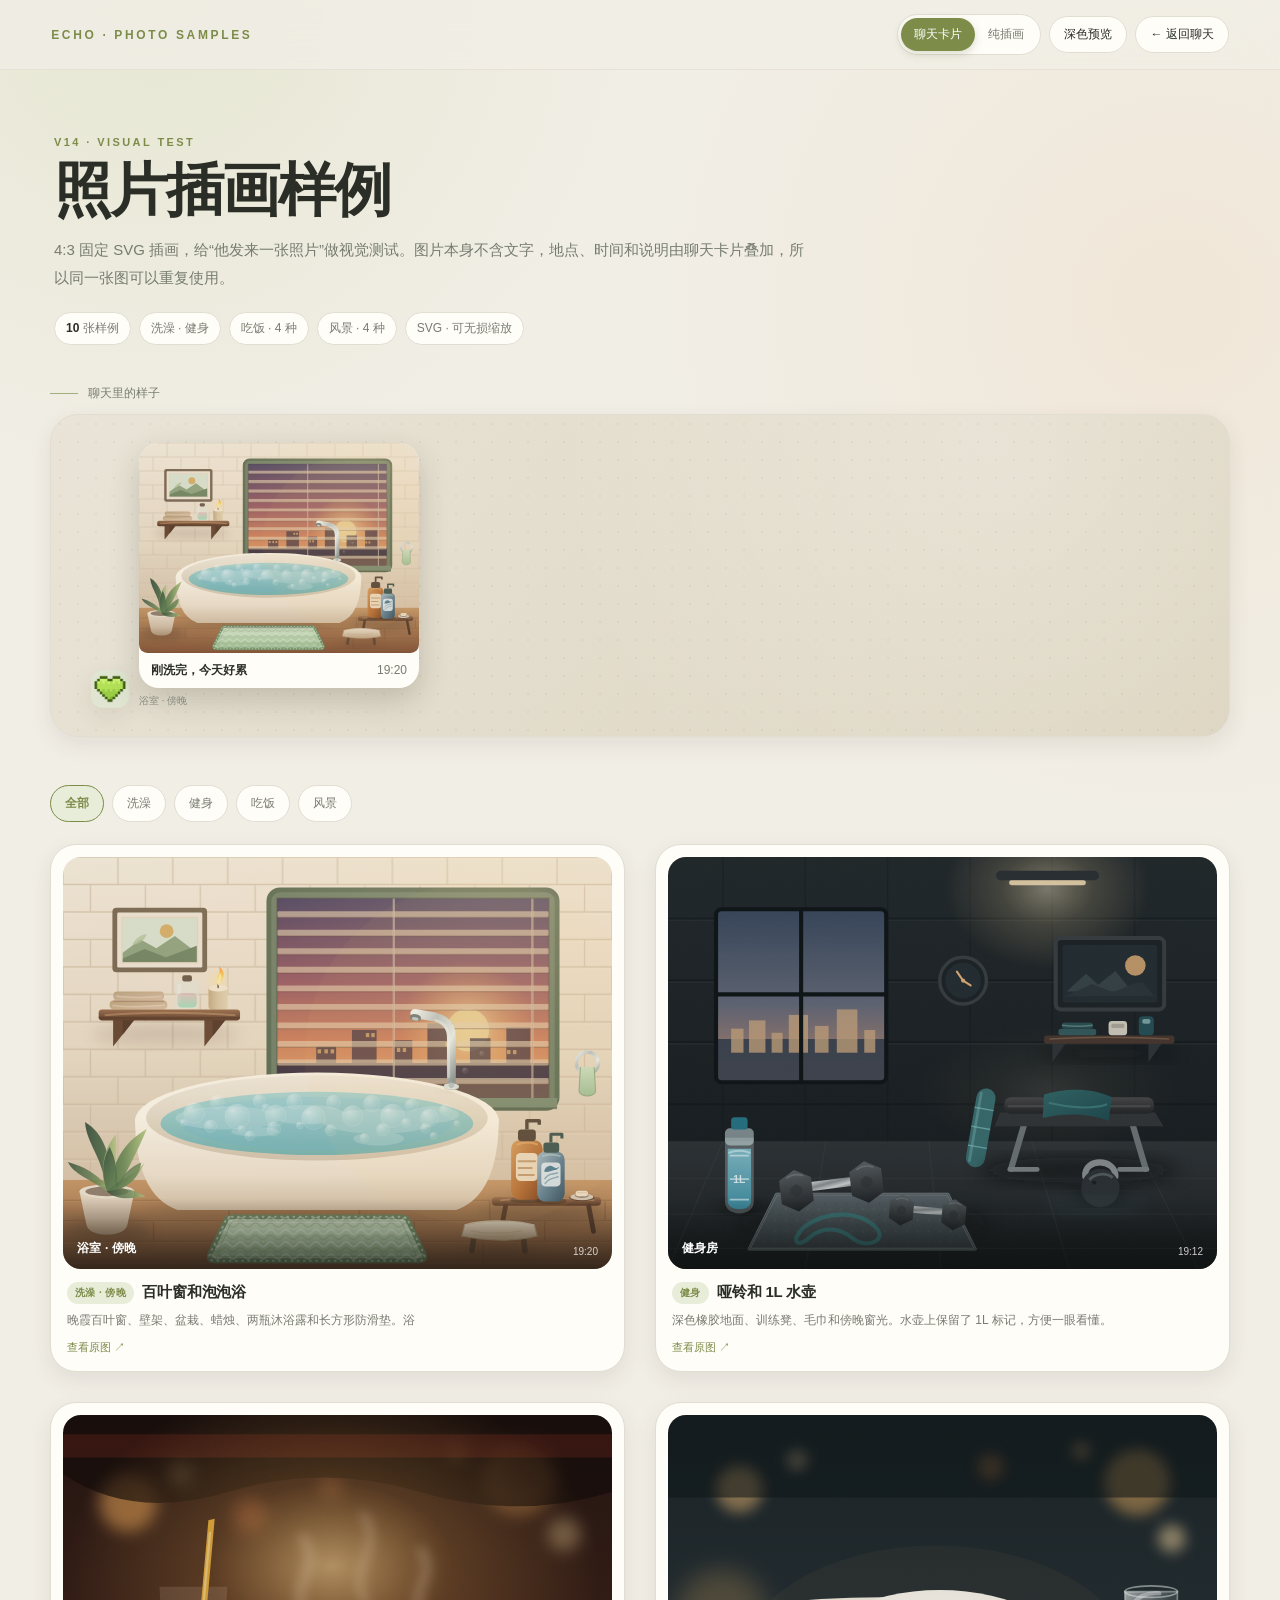
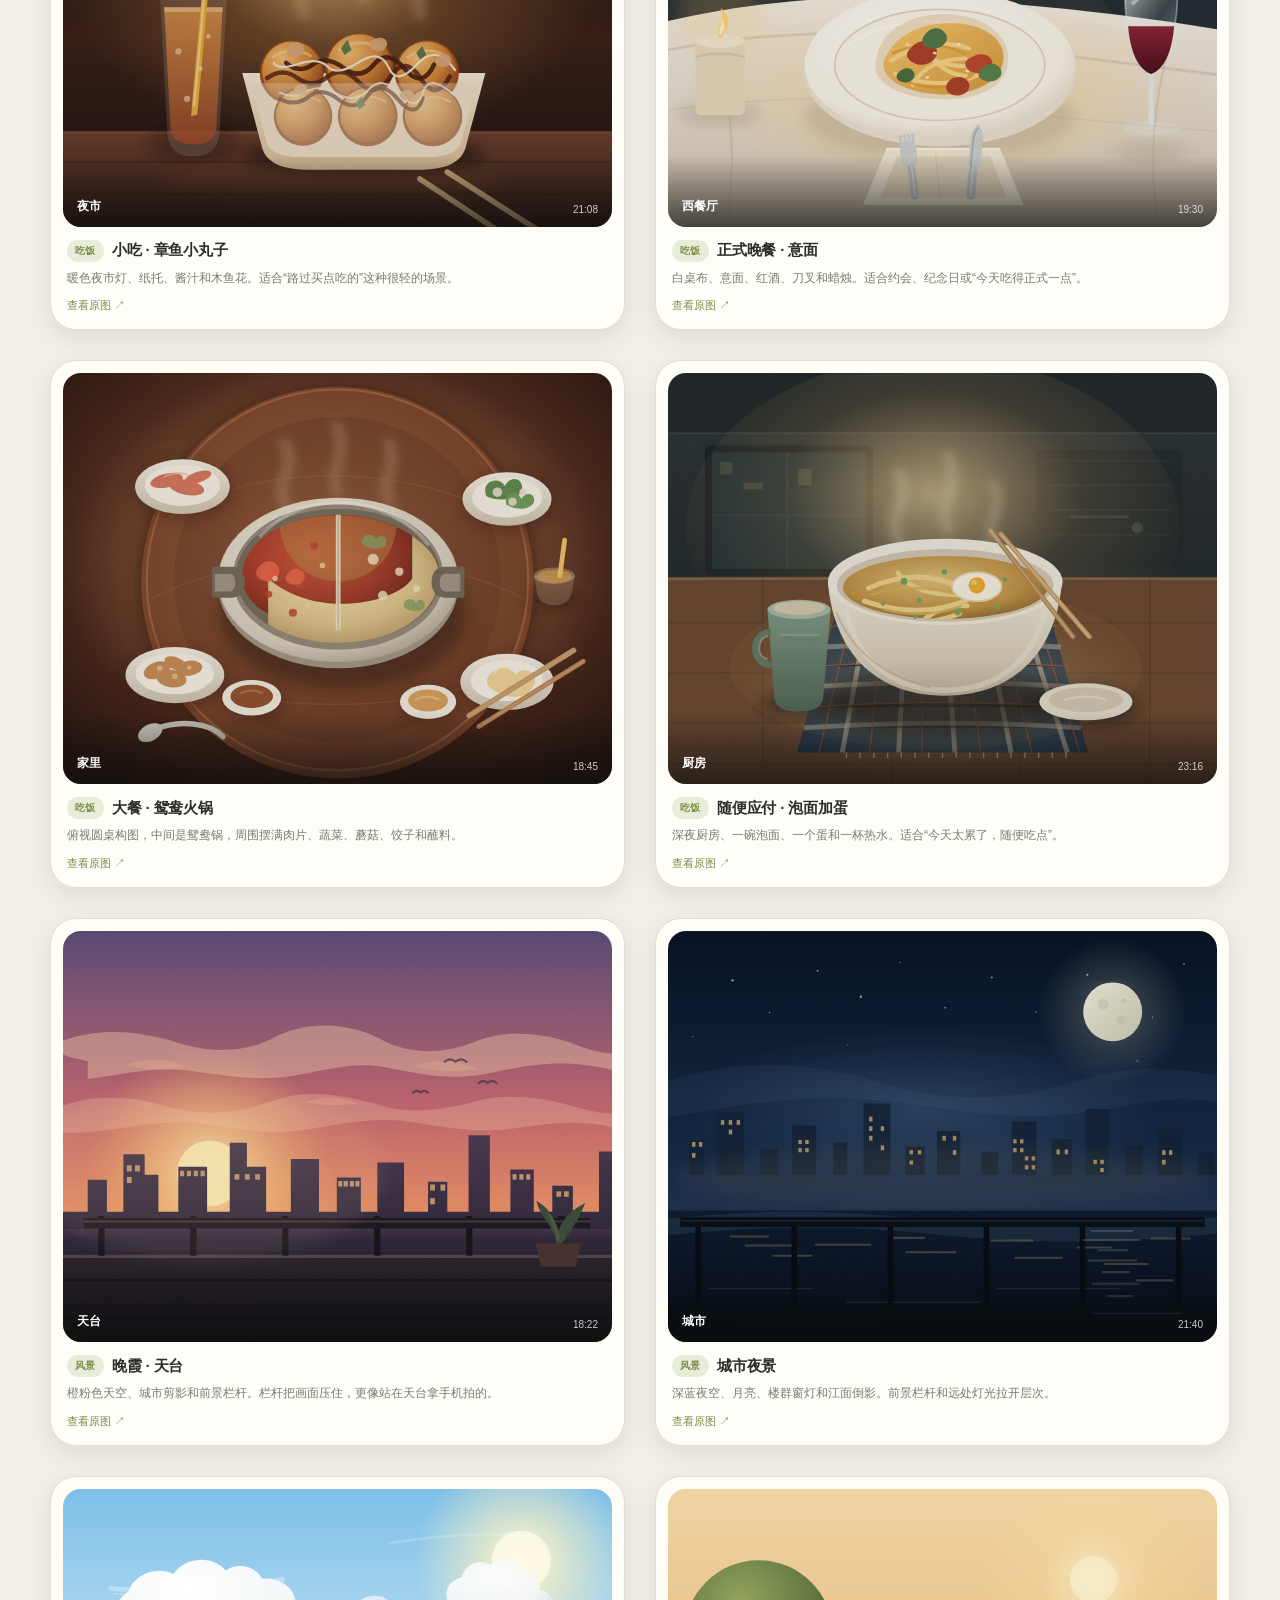
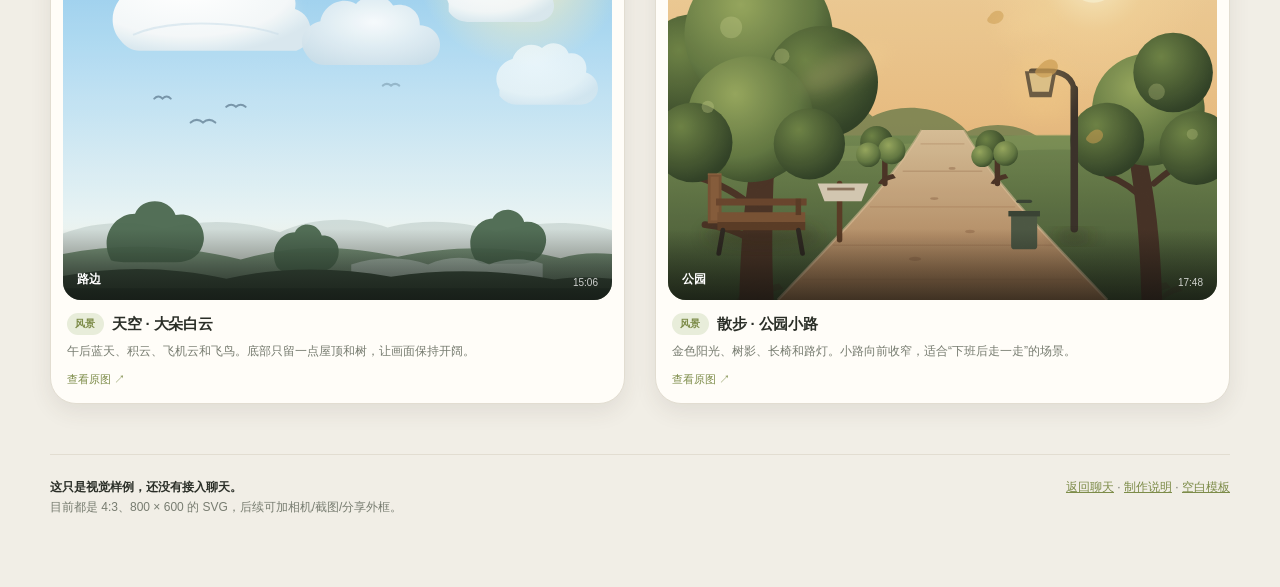
<file: image_svg/index.html>
<!DOCTYPE html>
<html lang="zh-CN">
<head>
<meta charset="UTF-8">
<meta name="viewport" content="width=device-width, initial-scale=1.0">
<title>照片插画样例 · v14</title>
<style>
  :root {
    --bg: #f1eee6;
    --panel: #fffdf8;
    --panel-2: #f7f3ea;
    --ink: #2a2e27;
    --muted: #777c70;
    --line: #e2ddd1;
    --accent: #7d8c49;
    --accent-soft: #e8edda;
    --shadow: 0 18px 50px rgba(64, 58, 44, .12);
    --shadow-sm: 0 8px 22px rgba(64, 58, 44, .09);
  }
  [data-theme="dark"] {
    --bg: #14181a;
    --panel: #1d2224;
    --panel-2: #242a2c;
    --ink: #edf0e8;
    --muted: #9aa19a;
    --line: #30383a;
    --accent: #b9c77a;
    --accent-soft: #2d3824;
    --shadow: 0 18px 50px rgba(0, 0, 0, .38);
    --shadow-sm: 0 8px 22px rgba(0, 0, 0, .25);
  }
  * { box-sizing: border-box; }
  html { scroll-behavior: smooth; }
  html, body { max-width: 100%; overflow-x: hidden; }
  body {
    margin: 0;
    color: var(--ink);
    background:
      radial-gradient(circle at 12% 0%, rgba(183, 199, 122, .18), transparent 30rem),
      radial-gradient(circle at 92% 8%, rgba(237, 198, 150, .18), transparent 32rem),
      var(--bg);
    font-family: -apple-system, BlinkMacSystemFont, "Segoe UI", "Microsoft YaHei", "PingFang SC", sans-serif;
    -webkit-font-smoothing: antialiased;
    transition: background .3s ease, color .3s ease;
  }
  a { color: inherit; }
  .topbar {
    position: sticky; top: 0; z-index: 30;
    display: flex; align-items: center; justify-content: space-between; gap: 18px;
    padding: 14px clamp(16px, 4vw, 54px);
    background: color-mix(in srgb, var(--bg) 82%, transparent);
    backdrop-filter: blur(18px);
    border-bottom: 1px solid color-mix(in srgb, var(--line) 72%, transparent);
  }
  .brand { font-size: 12px; font-weight: 800; letter-spacing: .22em; color: var(--accent); white-space: nowrap; }
  .top-actions { display: flex; align-items: center; gap: 8px; flex-wrap: wrap; justify-content: flex-end; }
  .seg { display: flex; padding: 3px; border: 1px solid var(--line); border-radius: 999px; background: var(--panel); }
  .seg button {
    border: 0; border-radius: 999px; background: transparent; color: var(--muted);
    padding: 8px 13px; font: inherit; font-size: 12px; cursor: pointer;
  }
  .seg button.active { background: var(--accent); color: #fff; box-shadow: 0 3px 10px rgba(70, 86, 37, .2); }
  .ghost-btn, .home-link {
    display: inline-flex; align-items: center; gap: 7px;
    border: 1px solid var(--line); border-radius: 999px; background: var(--panel);
    color: var(--ink); text-decoration: none; font: inherit; font-size: 12px;
    padding: 9px 14px; cursor: pointer;
  }
  .ghost-btn:hover, .home-link:hover { border-color: var(--accent); color: var(--accent); }
  main { width: min(1180px, calc(100% - 32px)); margin: 0 auto; padding: 48px 0 70px; }
  .hero { max-width: 760px; padding: 18px 4px 30px; }
  .eyebrow { margin: 0 0 12px; font-size: 11px; font-weight: 800; letter-spacing: .22em; color: var(--accent); }
  h1 { margin: 0 0 16px; font-size: clamp(34px, 6vw, 58px); line-height: 1.04; letter-spacing: -.035em; font-weight: 820; }
  .lede { margin: 0; color: var(--muted); font-size: 15px; line-height: 1.85; }
  .chips { display: flex; flex-wrap: wrap; gap: 8px; margin-top: 20px; }
  .chip { padding: 7px 11px; border: 1px solid var(--line); border-radius: 999px; background: var(--panel); color: var(--muted); font-size: 12px; }
  .chip strong { color: var(--ink); font-weight: 700; }

  .demo-wrap { margin: 10px 0 48px; }
  .demo-label { display: flex; align-items: center; gap: 10px; margin-bottom: 12px; color: var(--muted); font-size: 12px; }
  .demo-label::before { content: ""; width: 28px; height: 1px; background: var(--accent); opacity: .65; }
  .demo {
    position: relative; overflow: hidden; border: 1px solid var(--line); border-radius: 28px;
    padding: 28px clamp(16px, 4vw, 40px); background:
      radial-gradient(circle at 80% 10%, rgba(255,255,255,.24), transparent 28rem),
      linear-gradient(135deg, #e9e4d7, #ddd5c1);
    box-shadow: var(--shadow-sm);
  }
  [data-theme="dark"] .demo { background: linear-gradient(135deg, #242b2d, #1b2224); }
  .demo::before {
    content: ""; position: absolute; inset: 0; opacity: .42; pointer-events: none;
    background-image: radial-gradient(rgba(99, 89, 66, .16) 1px, transparent 1px);
    background-size: 18px 18px;
  }
  .demo-row { position: relative; display: flex; gap: 10px; align-items: flex-end; max-width: 430px; }
  .avatar {
    width: 38px; height: 38px; flex: 0 0 38px; border-radius: 12px; overflow: hidden;
    display: grid; place-items: center; background: #dfe5d0; box-shadow: var(--shadow-sm);
  }
  .avatar img { width: 100%; height: 100%; object-fit: cover; }
  .demo-stack { display: flex; flex-direction: column; align-items: flex-start; gap: 6px; }
  .demo-bubble {
    width: min(280px, 64vw); border-radius: 20px; overflow: hidden; background: var(--panel);
    box-shadow: 0 12px 30px rgba(49, 43, 32, .2);
  }
  .demo-bubble img { display: block; width: 100%; aspect-ratio: 4 / 3; object-fit: cover; }
  .demo-bubble .demo-cap {
    display: flex; align-items: center; justify-content: space-between; gap: 14px;
    padding: 9px 12px; font-size: 12px; color: var(--muted);
  }
  .demo-bubble .demo-cap b { color: var(--ink); font-weight: 650; }
  .demo-time { font-size: 10px; color: var(--muted); opacity: .85; }

  .filters { display: flex; align-items: center; gap: 8px; flex-wrap: wrap; margin: 0 0 22px; }
  .filters button {
    border: 1px solid var(--line); border-radius: 999px; background: var(--panel);
    color: var(--muted); padding: 9px 14px; font: inherit; font-size: 12px; cursor: pointer;
  }
  .filters button.active { border-color: var(--accent); background: var(--accent-soft); color: var(--accent); font-weight: 650; }
  .grid { display: grid; grid-template-columns: repeat(2, minmax(0, 1fr)); gap: clamp(18px, 3vw, 30px); }
  .shot {
    margin: 0; min-width: 0; padding: 12px; border: 1px solid var(--line); border-radius: 26px;
    background: var(--panel); box-shadow: var(--shadow-sm);
    transition: transform .3s ease, box-shadow .3s ease;
  }
  .shot:hover { transform: translateY(-4px); box-shadow: var(--shadow); }
  .shot-media { position: relative; overflow: hidden; border-radius: 18px; background: var(--panel-2); aspect-ratio: 4 / 3; }
  .shot-media img { display: block; width: 100%; height: 100%; object-fit: cover; transition: transform .55s cubic-bezier(.2,.7,.2,1); }
  .shot:hover .shot-media img { transform: scale(1.025); }
  .shot-overlay {
    position: absolute; inset: auto 0 0; padding: 42px 14px 12px;
    display: flex; align-items: flex-end; justify-content: space-between; gap: 12px;
    color: #fff; background: linear-gradient(180deg, transparent, rgba(12, 14, 12, .66));
    transition: opacity .2s ease;
  }
  .shot-overlay .place { font-size: 12px; font-weight: 650; letter-spacing: .02em; }
  .shot-overlay .time { font-size: 10px; opacity: .78; white-space: nowrap; }
  body.plain .shot-overlay { opacity: 0; }
  body.plain .shot-media { border-radius: 14px; }
  figcaption { padding: 13px 4px 4px; }
  .shot-head { display: flex; align-items: center; gap: 8px; }
  .tag { padding: 4px 8px; border-radius: 999px; background: var(--accent-soft); color: var(--accent); font-size: 10px; font-weight: 700; letter-spacing: .04em; }
  .shot h2 { margin: 0; font-size: 15px; font-weight: 700; letter-spacing: -.01em; }
  .shot p { margin: 7px 0 0; color: var(--muted); font-size: 12px; line-height: 1.6; }
  .shot a { display: inline-flex; margin-top: 10px; color: var(--accent); font-size: 11px; text-decoration: none; }
  .shot a:hover { text-decoration: underline; }

  .foot {
    display: flex; align-items: flex-start; justify-content: space-between; gap: 20px;
    margin-top: 50px; padding-top: 22px; border-top: 1px solid var(--line);
    color: var(--muted); font-size: 12px; line-height: 1.7;
  }
  .foot b { color: var(--ink); }
  .foot a { color: var(--accent); }

  @media (max-width: 760px) {
    .topbar { align-items: flex-start; flex-direction: column; gap: 9px; padding: 11px 12px; }
    .top-actions { width: 100%; justify-content: flex-start; gap: 6px; flex-wrap: nowrap; }
    .seg { flex: 1 1 auto; min-width: 0; }
    .seg button { flex: 1; padding: 7px 8px; font-size: 11px; white-space: nowrap; }
    .ghost-btn, .home-link { flex: 0 0 auto; padding: 8px 9px; font-size: 11px; white-space: nowrap; }
    main { width: calc(100% - 24px); padding-top: 30px; }
    .grid { grid-template-columns: 1fr; }
    .shot { padding: 9px; border-radius: 22px; }
    .demo { padding: 20px 14px; border-radius: 22px; }
    .demo-row { max-width: 100%; }
    .demo-bubble { width: min(250px, 64vw); }
    .foot { flex-direction: column; }
  }
</style>
</head>
<body>
  <header class="topbar">
    <div class="brand">ECHO · PHOTO SAMPLES</div>
    <div class="top-actions">
      <div class="seg" aria-label="预览模式">
        <button type="button" data-view="card" class="active">聊天卡片</button>
        <button type="button" data-view="plain">纯插画</button>
      </div>
      <button type="button" class="ghost-btn" id="themeBtn">深色预览</button>
      <a class="home-link" href="../index.html">← 返回聊天</a>
    </div>
  </header>

  <main>
    <section class="hero">
      <p class="eyebrow">V14 · VISUAL TEST</p>
      <h1>照片插画样例</h1>
      <p class="lede">4:3 固定 SVG 插画，给“他发来一张照片”做视觉测试。图片本身不含文字，地点、时间和说明由聊天卡片叠加，所以同一张图可以重复使用。</p>
      <div class="chips">
        <span class="chip"><strong>10</strong> 张样例</span>
        <span class="chip">洗澡 · 健身</span>
        <span class="chip">吃饭 · 4 种</span>
        <span class="chip">风景 · 4 种</span>
        <span class="chip">SVG · 可无损缩放</span>
      </div>
    </section>

    <section class="demo-wrap" aria-label="聊天中的样子">
      <div class="demo-label">聊天里的样子</div>
      <div class="demo">
        <div class="demo-row">
          <div class="avatar"><img src="../icons/icon-heart-192.png" alt="对方头像"></div>
          <div class="demo-stack">
            <div class="demo-bubble">
              <img src="bath_06.svg" alt="浴室泡泡浴示例">
              <div class="demo-cap"><b>刚洗完，今天好累</b><span>19:20</span></div>
            </div>
            <span class="demo-time">浴室 · 傍晚</span>
          </div>
        </div>
      </div>
    </section>

    <nav class="filters" aria-label="分类筛选">
      <button type="button" class="active" data-filter="all">全部</button>
      <button type="button" data-filter="bath">洗澡</button>
      <button type="button" data-filter="gym">健身</button>
      <button type="button" data-filter="food">吃饭</button>
      <button type="button" data-filter="scenery">风景</button>
    </nav>

    <section class="grid" id="grid">
      <figure class="shot" data-cat="bath">
        <div class="shot-media">
          <img src="bath_06.svg" loading="lazy" alt="傍晚浴室泡泡浴插画">
          <div class="shot-overlay"><span class="place">浴室 · 傍晚</span><span class="time">19:20</span></div>
        </div>
        <figcaption>
          <div class="shot-head"><span class="tag">洗澡 · 傍晚</span><h2>百叶窗和泡泡浴</h2></div>
          <p>晚霞百叶窗、壁架、盆栽、蜡烛、两瓶沐浴露和长方形防滑垫。浴</p>
          <a href="bath_06.svg" target="_blank" rel="noopener">查看原图 ↗</a>
        </figcaption>
      </figure>

      <figure class="shot" data-cat="gym">
        <div class="shot-media">
          <img src="gym_02.svg" loading="lazy" alt="健身房哑铃和水壶插画">
          <div class="shot-overlay"><span class="place">健身房</span><span class="time">19:12</span></div>
        </div>
        <figcaption>
          <div class="shot-head"><span class="tag">健身</span><h2>哑铃和 1L 水壶</h2></div>
          <p>深色橡胶地面、训练凳、毛巾和傍晚窗光。水壶上保留了 1L 标记，方便一眼看懂。</p>
          <a href="gym_02.svg" target="_blank" rel="noopener">查看原图 ↗</a>
        </figcaption>
      </figure>

      <figure class="shot" data-cat="food">
        <div class="shot-media">
          <img src="food_snack_02.svg" loading="lazy" alt="夜市章鱼小丸子插画">
          <div class="shot-overlay"><span class="place">夜市</span><span class="time">21:08</span></div>
        </div>
        <figcaption>
          <div class="shot-head"><span class="tag">吃饭</span><h2>小吃 · 章鱼小丸子</h2></div>
          <p>暖色夜市灯、纸托、酱汁和木鱼花。适合“路过买点吃的”这种很轻的场景。</p>
          <a href="food_snack_02.svg" target="_blank" rel="noopener">查看原图 ↗</a>
        </figcaption>
      </figure>

      <figure class="shot" data-cat="food">
        <div class="shot-media">
          <img src="food_formal_02.svg" loading="lazy" alt="正式晚餐意面和红酒插画">
          <div class="shot-overlay"><span class="place">西餐厅</span><span class="time">19:30</span></div>
        </div>
        <figcaption>
          <div class="shot-head"><span class="tag">吃饭</span><h2>正式晚餐 · 意面</h2></div>
          <p>白桌布、意面、红酒、刀叉和蜡烛。适合约会、纪念日或“今天吃得正式一点”。</p>
          <a href="food_formal_02.svg" target="_blank" rel="noopener">查看原图 ↗</a>
        </figcaption>
      </figure>

      <figure class="shot" data-cat="food">
        <div class="shot-media">
          <img src="food_feast_01.svg" loading="lazy" alt="火锅大餐插画">
          <div class="shot-overlay"><span class="place">家里</span><span class="time">18:45</span></div>
        </div>
        <figcaption>
          <div class="shot-head"><span class="tag">吃饭</span><h2>大餐 · 鸳鸯火锅</h2></div>
          <p>俯视圆桌构图，中间是鸳鸯锅，周围摆满肉片、蔬菜、蘑菇、饺子和蘸料。</p>
          <a href="food_feast_01.svg" target="_blank" rel="noopener">查看原图 ↗</a>
        </figcaption>
      </figure>

      <figure class="shot" data-cat="food">
        <div class="shot-media">
          <img src="food_simple_06.svg" loading="lazy" alt="深夜泡面插画">
          <div class="shot-overlay"><span class="place">厨房</span><span class="time">23:16</span></div>
        </div>
        <figcaption>
          <div class="shot-head"><span class="tag">吃饭</span><h2>随便应付 · 泡面加蛋</h2></div>
          <p>深夜厨房、一碗泡面、一个蛋和一杯热水。适合“今天太累了，随便吃点”。</p>
          <a href="food_simple_06.svg" target="_blank" rel="noopener">查看原图 ↗</a>
        </figcaption>
      </figure>

      <figure class="shot" data-cat="scenery">
        <div class="shot-media">
          <img src="scenery_sunset_01.svg" loading="lazy" alt="天台晚霞插画">
          <div class="shot-overlay"><span class="place">天台</span><span class="time">18:22</span></div>
        </div>
        <figcaption>
          <div class="shot-head"><span class="tag">风景</span><h2>晚霞 · 天台</h2></div>
          <p>橙粉色天空、城市剪影和前景栏杆。栏杆把画面压住，更像站在天台拿手机拍的。</p>
          <a href="scenery_sunset_01.svg" target="_blank" rel="noopener">查看原图 ↗</a>
        </figcaption>
      </figure>

      <figure class="shot" data-cat="scenery">
        <div class="shot-media">
          <img src="scenery_night_01.svg" loading="lazy" alt="城市夜景插画">
          <div class="shot-overlay"><span class="place">城市</span><span class="time">21:40</span></div>
        </div>
        <figcaption>
          <div class="shot-head"><span class="tag">风景</span><h2>城市夜景</h2></div>
          <p>深蓝夜空、月亮、楼群窗灯和江面倒影。前景栏杆和远处灯光拉开层次。</p>
          <a href="scenery_night_01.svg" target="_blank" rel="noopener">查看原图 ↗</a>
        </figcaption>
      </figure>

      <figure class="shot" data-cat="scenery">
        <div class="shot-media">
          <img src="scenery_sky_01.svg" loading="lazy" alt="蓝天白云插画">
          <div class="shot-overlay"><span class="place">路边</span><span class="time">15:06</span></div>
        </div>
        <figcaption>
          <div class="shot-head"><span class="tag">风景</span><h2>天空 · 大朵白云</h2></div>
          <p>午后蓝天、积云、飞机云和飞鸟。底部只留一点屋顶和树，让画面保持开阔。</p>
          <a href="scenery_sky_01.svg" target="_blank" rel="noopener">查看原图 ↗</a>
        </figcaption>
      </figure>

      <figure class="shot" data-cat="scenery">
        <div class="shot-media">
          <img src="scenery_walk_01.svg" loading="lazy" alt="公园小路散步插画">
          <div class="shot-overlay"><span class="place">公园</span><span class="time">17:48</span></div>
        </div>
        <figcaption>
          <div class="shot-head"><span class="tag">风景</span><h2>散步 · 公园小路</h2></div>
          <p>金色阳光、树影、长椅和路灯。小路向前收窄，适合“下班后走一走”的场景。</p>
          <a href="scenery_walk_01.svg" target="_blank" rel="noopener">查看原图 ↗</a>
        </figcaption>
      </figure>
    </section>

    <footer class="foot">
      <div><b>这只是视觉样例，还没有接入聊天。</b><br>目前都是 4:3、800 × 600 的 SVG，后续可加相机/截图/分享外框。</div>
      <div><a href="../index.html">返回聊天</a> · <a href="制作说明.md">制作说明</a> · <a href="_template.svg" target="_blank" rel="noopener">空白模板</a></div>
    </footer>
  </main>

<script>
  const body = document.body;
  const viewButtons = document.querySelectorAll('[data-view]');
  viewButtons.forEach(btn => {
    btn.addEventListener('click', () => {
      viewButtons.forEach(b => b.classList.remove('active'));
      btn.classList.add('active');
      body.classList.toggle('plain', btn.dataset.view === 'plain');
    });
  });

  const themeBtn = document.getElementById('themeBtn');
  themeBtn.addEventListener('click', () => {
    const dark = document.documentElement.getAttribute('data-theme') === 'dark';
    if (dark) document.documentElement.removeAttribute('data-theme');
    else document.documentElement.setAttribute('data-theme', 'dark');
    themeBtn.textContent = dark ? '深色预览' : '浅色预览';
  });

  const filterButtons = document.querySelectorAll('[data-filter]');
  const shots = document.querySelectorAll('.shot');
  filterButtons.forEach(btn => {
    btn.addEventListener('click', () => {
      filterButtons.forEach(b => b.classList.remove('active'));
      btn.classList.add('active');
      const filter = btn.dataset.filter;
      shots.forEach(shot => {
        shot.style.display = (filter === 'all' || shot.dataset.cat === filter) ? '' : 'none';
      });
    });
  });
</script>
</body>
</html>
</file>
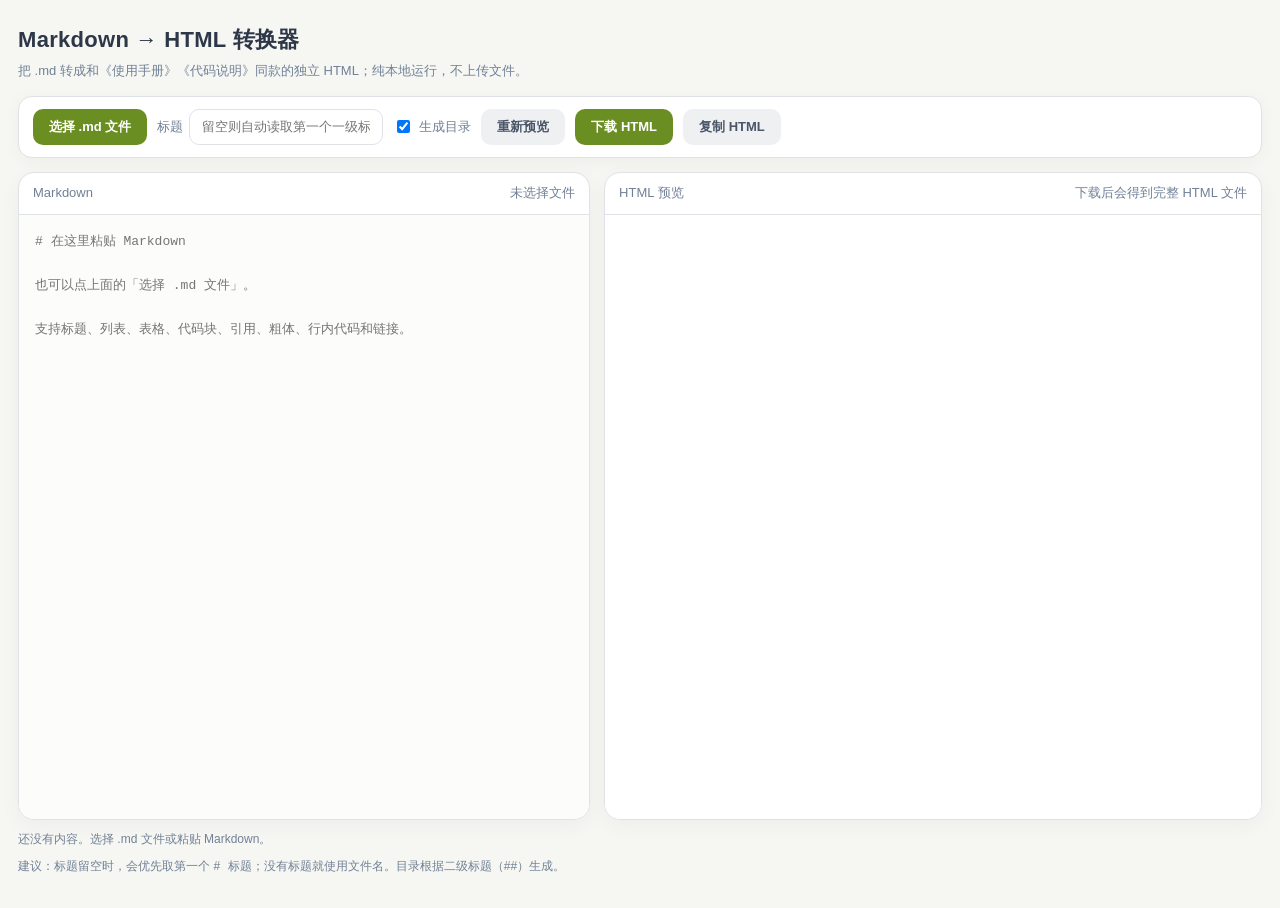
<file: md2html.html>
<!DOCTYPE html>
<html lang="zh-CN">
<head>
<meta charset="UTF-8">
<meta name="viewport" content="width=device-width, initial-scale=1.0">
<title>Markdown → HTML 转换器</title>
<style>
  :root {
    --brand:#6B8E23; --brand-soft:#f1f6e6; --bg:#f6f7f3; --card:#ffffff;
    --text:#2d3748; --muted:#718096; --border:#dfe3e8; --code-bg:#f1f3f5;
    --danger:#d9534f;
  }
  * { box-sizing: border-box; }
  body {
    margin: 0; background: var(--bg); color: var(--text); line-height: 1.6;
    font-family: -apple-system, "PingFang SC", "Microsoft YaHei", "Noto Sans SC", sans-serif;
  }
  .app { max-width: 1500px; margin: 0 auto; padding: 22px 18px 32px; }
  header { display: flex; gap: 16px; align-items: flex-end; justify-content: space-between; flex-wrap: wrap; margin-bottom: 14px; }
  h1 { font-size: 22px; margin: 0; letter-spacing: .3px; }
  .sub { color: var(--muted); font-size: 13px; margin-top: 4px; }
  .toolbar {
    display: flex; gap: 10px; align-items: center; flex-wrap: wrap;
    background: var(--card); border: 1px solid var(--border); border-radius: 14px;
    padding: 12px 14px; margin-bottom: 14px; box-shadow: 0 4px 18px rgba(20,30,10,.04);
  }
  .toolbar label { font-size: 13px; color: var(--muted); display: flex; align-items: center; gap: 6px; }
  .toolbar input[type="text"] {
    height: 36px; border: 1px solid var(--border); border-radius: 10px; padding: 0 12px;
    font-size: 13px; color: var(--text); background: #fff; outline: none; min-width: 180px;
  }
  .toolbar input[type="text"]:focus { border-color: var(--brand); }
  button {
    height: 36px; border: none; border-radius: 10px; padding: 0 16px; cursor: pointer;
    font-size: 13px; font-weight: 600; background: var(--brand-soft); color: #4e641c;
    transition: filter .15s, transform .1s;
  }
  button:hover { filter: brightness(.97); }
  button:active { transform: translateY(1px); }
  button.primary { background: var(--brand); color: #fff; }
  button.ghost { background: #eef0f2; color: #4a5568; }
  .panes { display: grid; grid-template-columns: minmax(0, 1fr) minmax(0, 1.15fr); gap: 14px; min-height: 72vh; }
  .pane {
    background: var(--card); border: 1px solid var(--border); border-radius: 16px;
    overflow: hidden; display: flex; flex-direction: column; min-height: 420px;
    box-shadow: 0 6px 22px rgba(20,30,10,.04);
  }
  .pane-head {
    display: flex; align-items: center; justify-content: space-between;
    padding: 10px 14px; border-bottom: 1px solid var(--border); font-size: 13px; color: var(--muted);
  }
  textarea {
    flex: 1; width: 100%; border: none; resize: none; outline: none; padding: 16px;
    font: 13px/1.7 ui-monospace, Consolas, "Courier New", monospace;
    color: #2d3748; background: #fcfdfb; min-height: 500px;
  }
  iframe { flex: 1; width: 100%; border: none; background: #fff; min-height: 500px; }
  .status { font-size: 12px; color: var(--muted); margin-top: 10px; min-height: 18px; }
  .status.ok { color: #3f7d20; }
  .status.err { color: var(--danger); }
  .file-input { display: none; }
  .hint { font-size: 12px; color: var(--muted); margin-top: 8px; }
  @media (max-width: 980px) {
    .panes { grid-template-columns: 1fr; }
    textarea, iframe { min-height: 360px; }
  }
</style>
</head>
<body>
<div class="app">
  <header>
    <div>
      <h1>Markdown → HTML 转换器</h1>
      <div class="sub">把 .md 转成和《使用手册》《代码说明》同款的独立 HTML；纯本地运行，不上传文件。</div>
    </div>
  </header>

  <div class="toolbar">
    <button class="primary" id="pickBtn">选择 .md 文件</button>
    <input type="file" id="fileInput" class="file-input" accept=".md,.markdown,.txt,text/markdown,text/plain">
    <label>标题 <input type="text" id="titleInput" placeholder="留空则自动读取第一个一级标题"></label>
    <label><input type="checkbox" id="tocToggle" checked> 生成目录</label>
    <button class="ghost" id="previewBtn">重新预览</button>
    <button class="primary" id="downloadBtn">下载 HTML</button>
    <button class="ghost" id="copyBtn">复制 HTML</button>
  </div>

  <div class="panes">
    <section class="pane">
      <div class="pane-head"><span>Markdown</span><span id="fileName">未选择文件</span></div>
      <textarea id="markdownInput" spellcheck="false" placeholder="# 在这里粘贴 Markdown&#10;&#10;也可以点上面的「选择 .md 文件」。&#10;&#10;支持标题、列表、表格、代码块、引用、粗体、行内代码和链接。"></textarea>
    </section>
    <section class="pane">
      <div class="pane-head"><span>HTML 预览</span><span>下载后会得到完整 HTML 文件</span></div>
      <iframe id="preview" title="预览"></iframe>
    </section>
  </div>

  <div class="status" id="status">准备就绪。选择文件或粘贴 Markdown 后会自动预览。</div>
  <div class="hint">建议：标题留空时，会优先取第一个 <code># 标题</code>；没有标题就使用文件名。目录根据二级标题（##）生成。</div>
</div>

<script>
/**
 * marked v12.0.2 - a markdown parser
 * Copyright (c) 2011-2024, Christopher Jeffrey. (MIT Licensed)
 * https://github.com/markedjs/marked
 */
!function(e,t){"object"==typeof exports&&"undefined"!=typeof module?t(exports):"function"==typeof define&&define.amd?define(["exports"],t):t((e="undefined"!=typeof globalThis?globalThis:e||self).marked={})}(this,(function(e){"use strict";function t(){return{async:!1,breaks:!1,extensions:null,gfm:!0,hooks:null,pedantic:!1,renderer:null,silent:!1,tokenizer:null,walkTokens:null}}function n(t){e.defaults=t}e.defaults={async:!1,breaks:!1,extensions:null,gfm:!0,hooks:null,pedantic:!1,renderer:null,silent:!1,tokenizer:null,walkTokens:null};const s=/[&<>"']/,r=new RegExp(s.source,"g"),i=/[<>"']|&(?!(#\d{1,7}|#[Xx][a-fA-F0-9]{1,6}|\w+);)/,l=new RegExp(i.source,"g"),o={"&":"&amp;","<":"&lt;",">":"&gt;",'"':"&quot;","'":"&#39;"},a=e=>o[e];function c(e,t){if(t){if(s.test(e))return e.replace(r,a)}else if(i.test(e))return e.replace(l,a);return e}const h=/&(#(?:\d+)|(?:#x[0-9A-Fa-f]+)|(?:\w+));?/gi;function p(e){return e.replace(h,((e,t)=>"colon"===(t=t.toLowerCase())?":":"#"===t.charAt(0)?"x"===t.charAt(1)?String.fromCharCode(parseInt(t.substring(2),16)):String.fromCharCode(+t.substring(1)):""))}const u=/(^|[^\[])\^/g;function k(e,t){let n="string"==typeof e?e:e.source;t=t||"";const s={replace:(e,t)=>{let r="string"==typeof t?t:t.source;return r=r.replace(u,"$1"),n=n.replace(e,r),s},getRegex:()=>new RegExp(n,t)};return s}function g(e){try{e=encodeURI(e).replace(/%25/g,"%")}catch(e){return null}return e}const f={exec:()=>null};function d(e,t){const n=e.replace(/\|/g,((e,t,n)=>{let s=!1,r=t;for(;--r>=0&&"\\"===n[r];)s=!s;return s?"|":" |"})).split(/ \|/);let s=0;if(n[0].trim()||n.shift(),n.length>0&&!n[n.length-1].trim()&&n.pop(),t)if(n.length>t)n.splice(t);else for(;n.length<t;)n.push("");for(;s<n.length;s++)n[s]=n[s].trim().replace(/\\\|/g,"|");return n}function x(e,t,n){const s=e.length;if(0===s)return"";let r=0;for(;r<s;){const i=e.charAt(s-r-1);if(i!==t||n){if(i===t||!n)break;r++}else r++}return e.slice(0,s-r)}function b(e,t,n,s){const r=t.href,i=t.title?c(t.title):null,l=e[1].replace(/\\([\[\]])/g,"$1");if("!"!==e[0].charAt(0)){s.state.inLink=!0;const e={type:"link",raw:n,href:r,title:i,text:l,tokens:s.inlineTokens(l)};return s.state.inLink=!1,e}return{type:"image",raw:n,href:r,title:i,text:c(l)}}class w{options;rules;lexer;constructor(t){this.options=t||e.defaults}space(e){const t=this.rules.block.newline.exec(e);if(t&&t[0].length>0)return{type:"space",raw:t[0]}}code(e){const t=this.rules.block.code.exec(e);if(t){const e=t[0].replace(/^ {1,4}/gm,"");return{type:"code",raw:t[0],codeBlockStyle:"indented",text:this.options.pedantic?e:x(e,"\n")}}}fences(e){const t=this.rules.block.fences.exec(e);if(t){const e=t[0],n=function(e,t){const n=e.match(/^(\s+)(?:```)/);if(null===n)return t;const s=n[1];return t.split("\n").map((e=>{const t=e.match(/^\s+/);if(null===t)return e;const[n]=t;return n.length>=s.length?e.slice(s.length):e})).join("\n")}(e,t[3]||"");return{type:"code",raw:e,lang:t[2]?t[2].trim().replace(this.rules.inline.anyPunctuation,"$1"):t[2],text:n}}}heading(e){const t=this.rules.block.heading.exec(e);if(t){let e=t[2].trim();if(/#$/.test(e)){const t=x(e,"#");this.options.pedantic?e=t.trim():t&&!/ $/.test(t)||(e=t.trim())}return{type:"heading",raw:t[0],depth:t[1].length,text:e,tokens:this.lexer.inline(e)}}}hr(e){const t=this.rules.block.hr.exec(e);if(t)return{type:"hr",raw:t[0]}}blockquote(e){const t=this.rules.block.blockquote.exec(e);if(t){let e=t[0].replace(/\n {0,3}((?:=+|-+) *)(?=\n|$)/g,"\n    $1");e=x(e.replace(/^ *>[ \t]?/gm,""),"\n");const n=this.lexer.state.top;this.lexer.state.top=!0;const s=this.lexer.blockTokens(e);return this.lexer.state.top=n,{type:"blockquote",raw:t[0],tokens:s,text:e}}}list(e){let t=this.rules.block.list.exec(e);if(t){let n=t[1].trim();const s=n.length>1,r={type:"list",raw:"",ordered:s,start:s?+n.slice(0,-1):"",loose:!1,items:[]};n=s?`\\d{1,9}\\${n.slice(-1)}`:`\\${n}`,this.options.pedantic&&(n=s?n:"[*+-]");const i=new RegExp(`^( {0,3}${n})((?:[\t ][^\\n]*)?(?:\\n|$))`);let l="",o="",a=!1;for(;e;){let n=!1;if(!(t=i.exec(e)))break;if(this.rules.block.hr.test(e))break;l=t[0],e=e.substring(l.length);let s=t[2].split("\n",1)[0].replace(/^\t+/,(e=>" ".repeat(3*e.length))),c=e.split("\n",1)[0],h=0;this.options.pedantic?(h=2,o=s.trimStart()):(h=t[2].search(/[^ ]/),h=h>4?1:h,o=s.slice(h),h+=t[1].length);let p=!1;if(!s&&/^ *$/.test(c)&&(l+=c+"\n",e=e.substring(c.length+1),n=!0),!n){const t=new RegExp(`^ {0,${Math.min(3,h-1)}}(?:[*+-]|\\d{1,9}[.)])((?:[ \t][^\\n]*)?(?:\\n|$))`),n=new RegExp(`^ {0,${Math.min(3,h-1)}}((?:- *){3,}|(?:_ *){3,}|(?:\\* *){3,})(?:\\n+|$)`),r=new RegExp(`^ {0,${Math.min(3,h-1)}}(?:\`\`\`|~~~)`),i=new RegExp(`^ {0,${Math.min(3,h-1)}}#`);for(;e;){const a=e.split("\n",1)[0];if(c=a,this.options.pedantic&&(c=c.replace(/^ {1,4}(?=( {4})*[^ ])/g,"  ")),r.test(c))break;if(i.test(c))break;if(t.test(c))break;if(n.test(e))break;if(c.search(/[^ ]/)>=h||!c.trim())o+="\n"+c.slice(h);else{if(p)break;if(s.search(/[^ ]/)>=4)break;if(r.test(s))break;if(i.test(s))break;if(n.test(s))break;o+="\n"+c}p||c.trim()||(p=!0),l+=a+"\n",e=e.substring(a.length+1),s=c.slice(h)}}r.loose||(a?r.loose=!0:/\n *\n *$/.test(l)&&(a=!0));let u,k=null;this.options.gfm&&(k=/^\[[ xX]\] /.exec(o),k&&(u="[ ] "!==k[0],o=o.replace(/^\[[ xX]\] +/,""))),r.items.push({type:"list_item",raw:l,task:!!k,checked:u,loose:!1,text:o,tokens:[]}),r.raw+=l}r.items[r.items.length-1].raw=l.trimEnd(),r.items[r.items.length-1].text=o.trimEnd(),r.raw=r.raw.trimEnd();for(let e=0;e<r.items.length;e++)if(this.lexer.state.top=!1,r.items[e].tokens=this.lexer.blockTokens(r.items[e].text,[]),!r.loose){const t=r.items[e].tokens.filter((e=>"space"===e.type)),n=t.length>0&&t.some((e=>/\n.*\n/.test(e.raw)));r.loose=n}if(r.loose)for(let e=0;e<r.items.length;e++)r.items[e].loose=!0;return r}}html(e){const t=this.rules.block.html.exec(e);if(t){return{type:"html",block:!0,raw:t[0],pre:"pre"===t[1]||"script"===t[1]||"style"===t[1],text:t[0]}}}def(e){const t=this.rules.block.def.exec(e);if(t){const e=t[1].toLowerCase().replace(/\s+/g," "),n=t[2]?t[2].replace(/^<(.*)>$/,"$1").replace(this.rules.inline.anyPunctuation,"$1"):"",s=t[3]?t[3].substring(1,t[3].length-1).replace(this.rules.inline.anyPunctuation,"$1"):t[3];return{type:"def",tag:e,raw:t[0],href:n,title:s}}}table(e){const t=this.rules.block.table.exec(e);if(!t)return;if(!/[:|]/.test(t[2]))return;const n=d(t[1]),s=t[2].replace(/^\||\| *$/g,"").split("|"),r=t[3]&&t[3].trim()?t[3].replace(/\n[ \t]*$/,"").split("\n"):[],i={type:"table",raw:t[0],header:[],align:[],rows:[]};if(n.length===s.length){for(const e of s)/^ *-+: *$/.test(e)?i.align.push("right"):/^ *:-+: *$/.test(e)?i.align.push("center"):/^ *:-+ *$/.test(e)?i.align.push("left"):i.align.push(null);for(const e of n)i.header.push({text:e,tokens:this.lexer.inline(e)});for(const e of r)i.rows.push(d(e,i.header.length).map((e=>({text:e,tokens:this.lexer.inline(e)}))));return i}}lheading(e){const t=this.rules.block.lheading.exec(e);if(t)return{type:"heading",raw:t[0],depth:"="===t[2].charAt(0)?1:2,text:t[1],tokens:this.lexer.inline(t[1])}}paragraph(e){const t=this.rules.block.paragraph.exec(e);if(t){const e="\n"===t[1].charAt(t[1].length-1)?t[1].slice(0,-1):t[1];return{type:"paragraph",raw:t[0],text:e,tokens:this.lexer.inline(e)}}}text(e){const t=this.rules.block.text.exec(e);if(t)return{type:"text",raw:t[0],text:t[0],tokens:this.lexer.inline(t[0])}}escape(e){const t=this.rules.inline.escape.exec(e);if(t)return{type:"escape",raw:t[0],text:c(t[1])}}tag(e){const t=this.rules.inline.tag.exec(e);if(t)return!this.lexer.state.inLink&&/^<a /i.test(t[0])?this.lexer.state.inLink=!0:this.lexer.state.inLink&&/^<\/a>/i.test(t[0])&&(this.lexer.state.inLink=!1),!this.lexer.state.inRawBlock&&/^<(pre|code|kbd|script)(\s|>)/i.test(t[0])?this.lexer.state.inRawBlock=!0:this.lexer.state.inRawBlock&&/^<\/(pre|code|kbd|script)(\s|>)/i.test(t[0])&&(this.lexer.state.inRawBlock=!1),{type:"html",raw:t[0],inLink:this.lexer.state.inLink,inRawBlock:this.lexer.state.inRawBlock,block:!1,text:t[0]}}link(e){const t=this.rules.inline.link.exec(e);if(t){const e=t[2].trim();if(!this.options.pedantic&&/^</.test(e)){if(!/>$/.test(e))return;const t=x(e.slice(0,-1),"\\");if((e.length-t.length)%2==0)return}else{const e=function(e,t){if(-1===e.indexOf(t[1]))return-1;let n=0;for(let s=0;s<e.length;s++)if("\\"===e[s])s++;else if(e[s]===t[0])n++;else if(e[s]===t[1]&&(n--,n<0))return s;return-1}(t[2],"()");if(e>-1){const n=(0===t[0].indexOf("!")?5:4)+t[1].length+e;t[2]=t[2].substring(0,e),t[0]=t[0].substring(0,n).trim(),t[3]=""}}let n=t[2],s="";if(this.options.pedantic){const e=/^([^'"]*[^\s])\s+(['"])(.*)\2/.exec(n);e&&(n=e[1],s=e[3])}else s=t[3]?t[3].slice(1,-1):"";return n=n.trim(),/^</.test(n)&&(n=this.options.pedantic&&!/>$/.test(e)?n.slice(1):n.slice(1,-1)),b(t,{href:n?n.replace(this.rules.inline.anyPunctuation,"$1"):n,title:s?s.replace(this.rules.inline.anyPunctuation,"$1"):s},t[0],this.lexer)}}reflink(e,t){let n;if((n=this.rules.inline.reflink.exec(e))||(n=this.rules.inline.nolink.exec(e))){const e=t[(n[2]||n[1]).replace(/\s+/g," ").toLowerCase()];if(!e){const e=n[0].charAt(0);return{type:"text",raw:e,text:e}}return b(n,e,n[0],this.lexer)}}emStrong(e,t,n=""){let s=this.rules.inline.emStrongLDelim.exec(e);if(!s)return;if(s[3]&&n.match(/[\p{L}\p{N}]/u))return;if(!(s[1]||s[2]||"")||!n||this.rules.inline.punctuation.exec(n)){const n=[...s[0]].length-1;let r,i,l=n,o=0;const a="*"===s[0][0]?this.rules.inline.emStrongRDelimAst:this.rules.inline.emStrongRDelimUnd;for(a.lastIndex=0,t=t.slice(-1*e.length+n);null!=(s=a.exec(t));){if(r=s[1]||s[2]||s[3]||s[4]||s[5]||s[6],!r)continue;if(i=[...r].length,s[3]||s[4]){l+=i;continue}if((s[5]||s[6])&&n%3&&!((n+i)%3)){o+=i;continue}if(l-=i,l>0)continue;i=Math.min(i,i+l+o);const t=[...s[0]][0].length,a=e.slice(0,n+s.index+t+i);if(Math.min(n,i)%2){const e=a.slice(1,-1);return{type:"em",raw:a,text:e,tokens:this.lexer.inlineTokens(e)}}const c=a.slice(2,-2);return{type:"strong",raw:a,text:c,tokens:this.lexer.inlineTokens(c)}}}}codespan(e){const t=this.rules.inline.code.exec(e);if(t){let e=t[2].replace(/\n/g," ");const n=/[^ ]/.test(e),s=/^ /.test(e)&&/ $/.test(e);return n&&s&&(e=e.substring(1,e.length-1)),e=c(e,!0),{type:"codespan",raw:t[0],text:e}}}br(e){const t=this.rules.inline.br.exec(e);if(t)return{type:"br",raw:t[0]}}del(e){const t=this.rules.inline.del.exec(e);if(t)return{type:"del",raw:t[0],text:t[2],tokens:this.lexer.inlineTokens(t[2])}}autolink(e){const t=this.rules.inline.autolink.exec(e);if(t){let e,n;return"@"===t[2]?(e=c(t[1]),n="mailto:"+e):(e=c(t[1]),n=e),{type:"link",raw:t[0],text:e,href:n,tokens:[{type:"text",raw:e,text:e}]}}}url(e){let t;if(t=this.rules.inline.url.exec(e)){let e,n;if("@"===t[2])e=c(t[0]),n="mailto:"+e;else{let s;do{s=t[0],t[0]=this.rules.inline._backpedal.exec(t[0])?.[0]??""}while(s!==t[0]);e=c(t[0]),n="www."===t[1]?"http://"+t[0]:t[0]}return{type:"link",raw:t[0],text:e,href:n,tokens:[{type:"text",raw:e,text:e}]}}}inlineText(e){const t=this.rules.inline.text.exec(e);if(t){let e;return e=this.lexer.state.inRawBlock?t[0]:c(t[0]),{type:"text",raw:t[0],text:e}}}}const m=/^ {0,3}((?:-[\t ]*){3,}|(?:_[ \t]*){3,}|(?:\*[ \t]*){3,})(?:\n+|$)/,y=/(?:[*+-]|\d{1,9}[.)])/,$=k(/^(?!bull |blockCode|fences|blockquote|heading|html)((?:.|\n(?!\s*?\n|bull |blockCode|fences|blockquote|heading|html))+?)\n {0,3}(=+|-+) *(?:\n+|$)/).replace(/bull/g,y).replace(/blockCode/g,/ {4}/).replace(/fences/g,/ {0,3}(?:`{3,}|~{3,})/).replace(/blockquote/g,/ {0,3}>/).replace(/heading/g,/ {0,3}#{1,6}/).replace(/html/g,/ {0,3}<[^\n>]+>\n/).getRegex(),z=/^([^\n]+(?:\n(?!hr|heading|lheading|blockquote|fences|list|html|table| +\n)[^\n]+)*)/,T=/(?!\s*\])(?:\\.|[^\[\]\\])+/,R=k(/^ {0,3}\[(label)\]: *(?:\n *)?([^<\s][^\s]*|<.*?>)(?:(?: +(?:\n *)?| *\n *)(title))? *(?:\n+|$)/).replace("label",T).replace("title",/(?:"(?:\\"?|[^"\\])*"|'[^'\n]*(?:\n[^'\n]+)*\n?'|\([^()]*\))/).getRegex(),_=k(/^( {0,3}bull)([ \t][^\n]+?)?(?:\n|$)/).replace(/bull/g,y).getRegex(),A="address|article|aside|base|basefont|blockquote|body|caption|center|col|colgroup|dd|details|dialog|dir|div|dl|dt|fieldset|figcaption|figure|footer|form|frame|frameset|h[1-6]|head|header|hr|html|iframe|legend|li|link|main|menu|menuitem|meta|nav|noframes|ol|optgroup|option|p|param|search|section|summary|table|tbody|td|tfoot|th|thead|title|tr|track|ul",S=/<!--(?:-?>|[\s\S]*?(?:-->|$))/,I=k("^ {0,3}(?:<(script|pre|style|textarea)[\\s>][\\s\\S]*?(?:</\\1>[^\\n]*\\n+|$)|comment[^\\n]*(\\n+|$)|<\\?[\\s\\S]*?(?:\\?>\\n*|$)|<![A-Z][\\s\\S]*?(?:>\\n*|$)|<!\\[CDATA\\[[\\s\\S]*?(?:\\]\\]>\\n*|$)|</?(tag)(?: +|\\n|/?>)[\\s\\S]*?(?:(?:\\n *)+\\n|$)|<(?!script|pre|style|textarea)([a-z][\\w-]*)(?:attribute)*? */?>(?=[ \\t]*(?:\\n|$))[\\s\\S]*?(?:(?:\\n *)+\\n|$)|</(?!script|pre|style|textarea)[a-z][\\w-]*\\s*>(?=[ \\t]*(?:\\n|$))[\\s\\S]*?(?:(?:\\n *)+\\n|$))","i").replace("comment",S).replace("tag",A).replace("attribute",/ +[a-zA-Z:_][\w.:-]*(?: *= *"[^"\n]*"| *= *'[^'\n]*'| *= *[^\s"'=<>`]+)?/).getRegex(),E=k(z).replace("hr",m).replace("heading"," {0,3}#{1,6}(?:\\s|$)").replace("|lheading","").replace("|table","").replace("blockquote"," {0,3}>").replace("fences"," {0,3}(?:`{3,}(?=[^`\\n]*\\n)|~{3,})[^\\n]*\\n").replace("list"," {0,3}(?:[*+-]|1[.)]) ").replace("html","</?(?:tag)(?: +|\\n|/?>)|<(?:script|pre|style|textarea|!--)").replace("tag",A).getRegex(),q={blockquote:k(/^( {0,3}> ?(paragraph|[^\n]*)(?:\n|$))+/).replace("paragraph",E).getRegex(),code:/^( {4}[^\n]+(?:\n(?: *(?:\n|$))*)?)+/,def:R,fences:/^ {0,3}(`{3,}(?=[^`\n]*(?:\n|$))|~{3,})([^\n]*)(?:\n|$)(?:|([\s\S]*?)(?:\n|$))(?: {0,3}\1[~`]* *(?=\n|$)|$)/,heading:/^ {0,3}(#{1,6})(?=\s|$)(.*)(?:\n+|$)/,hr:m,html:I,lheading:$,list:_,newline:/^(?: *(?:\n|$))+/,paragraph:E,table:f,text:/^[^\n]+/},Z=k("^ *([^\\n ].*)\\n {0,3}((?:\\| *)?:?-+:? *(?:\\| *:?-+:? *)*(?:\\| *)?)(?:\\n((?:(?! *\\n|hr|heading|blockquote|code|fences|list|html).*(?:\\n|$))*)\\n*|$)").replace("hr",m).replace("heading"," {0,3}#{1,6}(?:\\s|$)").replace("blockquote"," {0,3}>").replace("code"," {4}[^\\n]").replace("fences"," {0,3}(?:`{3,}(?=[^`\\n]*\\n)|~{3,})[^\\n]*\\n").replace("list"," {0,3}(?:[*+-]|1[.)]) ").replace("html","</?(?:tag)(?: +|\\n|/?>)|<(?:script|pre|style|textarea|!--)").replace("tag",A).getRegex(),L={...q,table:Z,paragraph:k(z).replace("hr",m).replace("heading"," {0,3}#{1,6}(?:\\s|$)").replace("|lheading","").replace("table",Z).replace("blockquote"," {0,3}>").replace("fences"," {0,3}(?:`{3,}(?=[^`\\n]*\\n)|~{3,})[^\\n]*\\n").replace("list"," {0,3}(?:[*+-]|1[.)]) ").replace("html","</?(?:tag)(?: +|\\n|/?>)|<(?:script|pre|style|textarea|!--)").replace("tag",A).getRegex()},P={...q,html:k("^ *(?:comment *(?:\\n|\\s*$)|<(tag)[\\s\\S]+?</\\1> *(?:\\n{2,}|\\s*$)|<tag(?:\"[^\"]*\"|'[^']*'|\\s[^'\"/>\\s]*)*?/?> *(?:\\n{2,}|\\s*$))").replace("comment",S).replace(/tag/g,"(?!(?:a|em|strong|small|s|cite|q|dfn|abbr|data|time|code|var|samp|kbd|sub|sup|i|b|u|mark|ruby|rt|rp|bdi|bdo|span|br|wbr|ins|del|img)\\b)\\w+(?!:|[^\\w\\s@]*@)\\b").getRegex(),def:/^ *\[([^\]]+)\]: *<?([^\s>]+)>?(?: +(["(][^\n]+[")]))? *(?:\n+|$)/,heading:/^(#{1,6})(.*)(?:\n+|$)/,fences:f,lheading:/^(.+?)\n {0,3}(=+|-+) *(?:\n+|$)/,paragraph:k(z).replace("hr",m).replace("heading"," *#{1,6} *[^\n]").replace("lheading",$).replace("|table","").replace("blockquote"," {0,3}>").replace("|fences","").replace("|list","").replace("|html","").replace("|tag","").getRegex()},Q=/^\\([!"#$%&'()*+,\-./:;<=>?@\[\]\\^_`{|}~])/,v=/^( {2,}|\\)\n(?!\s*$)/,B="\\p{P}\\p{S}",C=k(/^((?![*_])[\spunctuation])/,"u").replace(/punctuation/g,B).getRegex(),M=k(/^(?:\*+(?:((?!\*)[punct])|[^\s*]))|^_+(?:((?!_)[punct])|([^\s_]))/,"u").replace(/punct/g,B).getRegex(),O=k("^[^_*]*?__[^_*]*?\\*[^_*]*?(?=__)|[^*]+(?=[^*])|(?!\\*)[punct](\\*+)(?=[\\s]|$)|[^punct\\s](\\*+)(?!\\*)(?=[punct\\s]|$)|(?!\\*)[punct\\s](\\*+)(?=[^punct\\s])|[\\s](\\*+)(?!\\*)(?=[punct])|(?!\\*)[punct](\\*+)(?!\\*)(?=[punct])|[^punct\\s](\\*+)(?=[^punct\\s])","gu").replace(/punct/g,B).getRegex(),D=k("^[^_*]*?\\*\\*[^_*]*?_[^_*]*?(?=\\*\\*)|[^_]+(?=[^_])|(?!_)[punct](_+)(?=[\\s]|$)|[^punct\\s](_+)(?!_)(?=[punct\\s]|$)|(?!_)[punct\\s](_+)(?=[^punct\\s])|[\\s](_+)(?!_)(?=[punct])|(?!_)[punct](_+)(?!_)(?=[punct])","gu").replace(/punct/g,B).getRegex(),j=k(/\\([punct])/,"gu").replace(/punct/g,B).getRegex(),H=k(/^<(scheme:[^\s\x00-\x1f<>]*|email)>/).replace("scheme",/[a-zA-Z][a-zA-Z0-9+.-]{1,31}/).replace("email",/[a-zA-Z0-9.!#$%&'*+/=?^_`{|}~-]+(@)[a-zA-Z0-9](?:[a-zA-Z0-9-]{0,61}[a-zA-Z0-9])?(?:\.[a-zA-Z0-9](?:[a-zA-Z0-9-]{0,61}[a-zA-Z0-9])?)+(?![-_])/).getRegex(),U=k(S).replace("(?:--\x3e|$)","--\x3e").getRegex(),X=k("^comment|^</[a-zA-Z][\\w:-]*\\s*>|^<[a-zA-Z][\\w-]*(?:attribute)*?\\s*/?>|^<\\?[\\s\\S]*?\\?>|^<![a-zA-Z]+\\s[\\s\\S]*?>|^<!\\[CDATA\\[[\\s\\S]*?\\]\\]>").replace("comment",U).replace("attribute",/\s+[a-zA-Z:_][\w.:-]*(?:\s*=\s*"[^"]*"|\s*=\s*'[^']*'|\s*=\s*[^\s"'=<>`]+)?/).getRegex(),F=/(?:\[(?:\\.|[^\[\]\\])*\]|\\.|`[^`]*`|[^\[\]\\`])*?/,N=k(/^!?\[(label)\]\(\s*(href)(?:\s+(title))?\s*\)/).replace("label",F).replace("href",/<(?:\\.|[^\n<>\\])+>|[^\s\x00-\x1f]*/).replace("title",/"(?:\\"?|[^"\\])*"|'(?:\\'?|[^'\\])*'|\((?:\\\)?|[^)\\])*\)/).getRegex(),G=k(/^!?\[(label)\]\[(ref)\]/).replace("label",F).replace("ref",T).getRegex(),J=k(/^!?\[(ref)\](?:\[\])?/).replace("ref",T).getRegex(),K={_backpedal:f,anyPunctuation:j,autolink:H,blockSkip:/\[[^[\]]*?\]\([^\(\)]*?\)|`[^`]*?`|<[^<>]*?>/g,br:v,code:/^(`+)([^`]|[^`][\s\S]*?[^`])\1(?!`)/,del:f,emStrongLDelim:M,emStrongRDelimAst:O,emStrongRDelimUnd:D,escape:Q,link:N,nolink:J,punctuation:C,reflink:G,reflinkSearch:k("reflink|nolink(?!\\()","g").replace("reflink",G).replace("nolink",J).getRegex(),tag:X,text:/^(`+|[^`])(?:(?= {2,}\n)|[\s\S]*?(?:(?=[\\<!\[`*_]|\b_|$)|[^ ](?= {2,}\n)))/,url:f},V={...K,link:k(/^!?\[(label)\]\((.*?)\)/).replace("label",F).getRegex(),reflink:k(/^!?\[(label)\]\s*\[([^\]]*)\]/).replace("label",F).getRegex()},W={...K,escape:k(Q).replace("])","~|])").getRegex(),url:k(/^((?:ftp|https?):\/\/|www\.)(?:[a-zA-Z0-9\-]+\.?)+[^\s<]*|^email/,"i").replace("email",/[A-Za-z0-9._+-]+(@)[a-zA-Z0-9-_]+(?:\.[a-zA-Z0-9-_]*[a-zA-Z0-9])+(?![-_])/).getRegex(),_backpedal:/(?:[^?!.,:;*_'"~()&]+|\([^)]*\)|&(?![a-zA-Z0-9]+;$)|[?!.,:;*_'"~)]+(?!$))+/,del:/^(~~?)(?=[^\s~])([\s\S]*?[^\s~])\1(?=[^~]|$)/,text:/^([`~]+|[^`~])(?:(?= {2,}\n)|(?=[a-zA-Z0-9.!#$%&'*+\/=?_`{\|}~-]+@)|[\s\S]*?(?:(?=[\\<!\[`*~_]|\b_|https?:\/\/|ftp:\/\/|www\.|$)|[^ ](?= {2,}\n)|[^a-zA-Z0-9.!#$%&'*+\/=?_`{\|}~-](?=[a-zA-Z0-9.!#$%&'*+\/=?_`{\|}~-]+@)))/},Y={...W,br:k(v).replace("{2,}","*").getRegex(),text:k(W.text).replace("\\b_","\\b_| {2,}\\n").replace(/\{2,\}/g,"*").getRegex()},ee={normal:q,gfm:L,pedantic:P},te={normal:K,gfm:W,breaks:Y,pedantic:V};class ne{tokens;options;state;tokenizer;inlineQueue;constructor(t){this.tokens=[],this.tokens.links=Object.create(null),this.options=t||e.defaults,this.options.tokenizer=this.options.tokenizer||new w,this.tokenizer=this.options.tokenizer,this.tokenizer.options=this.options,this.tokenizer.lexer=this,this.inlineQueue=[],this.state={inLink:!1,inRawBlock:!1,top:!0};const n={block:ee.normal,inline:te.normal};this.options.pedantic?(n.block=ee.pedantic,n.inline=te.pedantic):this.options.gfm&&(n.block=ee.gfm,this.options.breaks?n.inline=te.breaks:n.inline=te.gfm),this.tokenizer.rules=n}static get rules(){return{block:ee,inline:te}}static lex(e,t){return new ne(t).lex(e)}static lexInline(e,t){return new ne(t).inlineTokens(e)}lex(e){e=e.replace(/\r\n|\r/g,"\n"),this.blockTokens(e,this.tokens);for(let e=0;e<this.inlineQueue.length;e++){const t=this.inlineQueue[e];this.inlineTokens(t.src,t.tokens)}return this.inlineQueue=[],this.tokens}blockTokens(e,t=[]){let n,s,r,i;for(e=this.options.pedantic?e.replace(/\t/g,"    ").replace(/^ +$/gm,""):e.replace(/^( *)(\t+)/gm,((e,t,n)=>t+"    ".repeat(n.length)));e;)if(!(this.options.extensions&&this.options.extensions.block&&this.options.extensions.block.some((s=>!!(n=s.call({lexer:this},e,t))&&(e=e.substring(n.raw.length),t.push(n),!0)))))if(n=this.tokenizer.space(e))e=e.substring(n.raw.length),1===n.raw.length&&t.length>0?t[t.length-1].raw+="\n":t.push(n);else if(n=this.tokenizer.code(e))e=e.substring(n.raw.length),s=t[t.length-1],!s||"paragraph"!==s.type&&"text"!==s.type?t.push(n):(s.raw+="\n"+n.raw,s.text+="\n"+n.text,this.inlineQueue[this.inlineQueue.length-1].src=s.text);else if(n=this.tokenizer.fences(e))e=e.substring(n.raw.length),t.push(n);else if(n=this.tokenizer.heading(e))e=e.substring(n.raw.length),t.push(n);else if(n=this.tokenizer.hr(e))e=e.substring(n.raw.length),t.push(n);else if(n=this.tokenizer.blockquote(e))e=e.substring(n.raw.length),t.push(n);else if(n=this.tokenizer.list(e))e=e.substring(n.raw.length),t.push(n);else if(n=this.tokenizer.html(e))e=e.substring(n.raw.length),t.push(n);else if(n=this.tokenizer.def(e))e=e.substring(n.raw.length),s=t[t.length-1],!s||"paragraph"!==s.type&&"text"!==s.type?this.tokens.links[n.tag]||(this.tokens.links[n.tag]={href:n.href,title:n.title}):(s.raw+="\n"+n.raw,s.text+="\n"+n.raw,this.inlineQueue[this.inlineQueue.length-1].src=s.text);else if(n=this.tokenizer.table(e))e=e.substring(n.raw.length),t.push(n);else if(n=this.tokenizer.lheading(e))e=e.substring(n.raw.length),t.push(n);else{if(r=e,this.options.extensions&&this.options.extensions.startBlock){let t=1/0;const n=e.slice(1);let s;this.options.extensions.startBlock.forEach((e=>{s=e.call({lexer:this},n),"number"==typeof s&&s>=0&&(t=Math.min(t,s))})),t<1/0&&t>=0&&(r=e.substring(0,t+1))}if(this.state.top&&(n=this.tokenizer.paragraph(r)))s=t[t.length-1],i&&"paragraph"===s.type?(s.raw+="\n"+n.raw,s.text+="\n"+n.text,this.inlineQueue.pop(),this.inlineQueue[this.inlineQueue.length-1].src=s.text):t.push(n),i=r.length!==e.length,e=e.substring(n.raw.length);else if(n=this.tokenizer.text(e))e=e.substring(n.raw.length),s=t[t.length-1],s&&"text"===s.type?(s.raw+="\n"+n.raw,s.text+="\n"+n.text,this.inlineQueue.pop(),this.inlineQueue[this.inlineQueue.length-1].src=s.text):t.push(n);else if(e){const t="Infinite loop on byte: "+e.charCodeAt(0);if(this.options.silent){console.error(t);break}throw new Error(t)}}return this.state.top=!0,t}inline(e,t=[]){return this.inlineQueue.push({src:e,tokens:t}),t}inlineTokens(e,t=[]){let n,s,r,i,l,o,a=e;if(this.tokens.links){const e=Object.keys(this.tokens.links);if(e.length>0)for(;null!=(i=this.tokenizer.rules.inline.reflinkSearch.exec(a));)e.includes(i[0].slice(i[0].lastIndexOf("[")+1,-1))&&(a=a.slice(0,i.index)+"["+"a".repeat(i[0].length-2)+"]"+a.slice(this.tokenizer.rules.inline.reflinkSearch.lastIndex))}for(;null!=(i=this.tokenizer.rules.inline.blockSkip.exec(a));)a=a.slice(0,i.index)+"["+"a".repeat(i[0].length-2)+"]"+a.slice(this.tokenizer.rules.inline.blockSkip.lastIndex);for(;null!=(i=this.tokenizer.rules.inline.anyPunctuation.exec(a));)a=a.slice(0,i.index)+"++"+a.slice(this.tokenizer.rules.inline.anyPunctuation.lastIndex);for(;e;)if(l||(o=""),l=!1,!(this.options.extensions&&this.options.extensions.inline&&this.options.extensions.inline.some((s=>!!(n=s.call({lexer:this},e,t))&&(e=e.substring(n.raw.length),t.push(n),!0)))))if(n=this.tokenizer.escape(e))e=e.substring(n.raw.length),t.push(n);else if(n=this.tokenizer.tag(e))e=e.substring(n.raw.length),s=t[t.length-1],s&&"text"===n.type&&"text"===s.type?(s.raw+=n.raw,s.text+=n.text):t.push(n);else if(n=this.tokenizer.link(e))e=e.substring(n.raw.length),t.push(n);else if(n=this.tokenizer.reflink(e,this.tokens.links))e=e.substring(n.raw.length),s=t[t.length-1],s&&"text"===n.type&&"text"===s.type?(s.raw+=n.raw,s.text+=n.text):t.push(n);else if(n=this.tokenizer.emStrong(e,a,o))e=e.substring(n.raw.length),t.push(n);else if(n=this.tokenizer.codespan(e))e=e.substring(n.raw.length),t.push(n);else if(n=this.tokenizer.br(e))e=e.substring(n.raw.length),t.push(n);else if(n=this.tokenizer.del(e))e=e.substring(n.raw.length),t.push(n);else if(n=this.tokenizer.autolink(e))e=e.substring(n.raw.length),t.push(n);else if(this.state.inLink||!(n=this.tokenizer.url(e))){if(r=e,this.options.extensions&&this.options.extensions.startInline){let t=1/0;const n=e.slice(1);let s;this.options.extensions.startInline.forEach((e=>{s=e.call({lexer:this},n),"number"==typeof s&&s>=0&&(t=Math.min(t,s))})),t<1/0&&t>=0&&(r=e.substring(0,t+1))}if(n=this.tokenizer.inlineText(r))e=e.substring(n.raw.length),"_"!==n.raw.slice(-1)&&(o=n.raw.slice(-1)),l=!0,s=t[t.length-1],s&&"text"===s.type?(s.raw+=n.raw,s.text+=n.text):t.push(n);else if(e){const t="Infinite loop on byte: "+e.charCodeAt(0);if(this.options.silent){console.error(t);break}throw new Error(t)}}else e=e.substring(n.raw.length),t.push(n);return t}}class se{options;constructor(t){this.options=t||e.defaults}code(e,t,n){const s=(t||"").match(/^\S*/)?.[0];return e=e.replace(/\n$/,"")+"\n",s?'<pre><code class="language-'+c(s)+'">'+(n?e:c(e,!0))+"</code></pre>\n":"<pre><code>"+(n?e:c(e,!0))+"</code></pre>\n"}blockquote(e){return`<blockquote>\n${e}</blockquote>\n`}html(e,t){return e}heading(e,t,n){return`<h${t}>${e}</h${t}>\n`}hr(){return"<hr>\n"}list(e,t,n){const s=t?"ol":"ul";return"<"+s+(t&&1!==n?' start="'+n+'"':"")+">\n"+e+"</"+s+">\n"}listitem(e,t,n){return`<li>${e}</li>\n`}checkbox(e){return"<input "+(e?'checked="" ':"")+'disabled="" type="checkbox">'}paragraph(e){return`<p>${e}</p>\n`}table(e,t){return t&&(t=`<tbody>${t}</tbody>`),"<table>\n<thead>\n"+e+"</thead>\n"+t+"</table>\n"}tablerow(e){return`<tr>\n${e}</tr>\n`}tablecell(e,t){const n=t.header?"th":"td";return(t.align?`<${n} align="${t.align}">`:`<${n}>`)+e+`</${n}>\n`}strong(e){return`<strong>${e}</strong>`}em(e){return`<em>${e}</em>`}codespan(e){return`<code>${e}</code>`}br(){return"<br>"}del(e){return`<del>${e}</del>`}link(e,t,n){const s=g(e);if(null===s)return n;let r='<a href="'+(e=s)+'"';return t&&(r+=' title="'+t+'"'),r+=">"+n+"</a>",r}image(e,t,n){const s=g(e);if(null===s)return n;let r=`<img src="${e=s}" alt="${n}"`;return t&&(r+=` title="${t}"`),r+=">",r}text(e){return e}}class re{strong(e){return e}em(e){return e}codespan(e){return e}del(e){return e}html(e){return e}text(e){return e}link(e,t,n){return""+n}image(e,t,n){return""+n}br(){return""}}class ie{options;renderer;textRenderer;constructor(t){this.options=t||e.defaults,this.options.renderer=this.options.renderer||new se,this.renderer=this.options.renderer,this.renderer.options=this.options,this.textRenderer=new re}static parse(e,t){return new ie(t).parse(e)}static parseInline(e,t){return new ie(t).parseInline(e)}parse(e,t=!0){let n="";for(let s=0;s<e.length;s++){const r=e[s];if(this.options.extensions&&this.options.extensions.renderers&&this.options.extensions.renderers[r.type]){const e=r,t=this.options.extensions.renderers[e.type].call({parser:this},e);if(!1!==t||!["space","hr","heading","code","table","blockquote","list","html","paragraph","text"].includes(e.type)){n+=t||"";continue}}switch(r.type){case"space":continue;case"hr":n+=this.renderer.hr();continue;case"heading":{const e=r;n+=this.renderer.heading(this.parseInline(e.tokens),e.depth,p(this.parseInline(e.tokens,this.textRenderer)));continue}case"code":{const e=r;n+=this.renderer.code(e.text,e.lang,!!e.escaped);continue}case"table":{const e=r;let t="",s="";for(let t=0;t<e.header.length;t++)s+=this.renderer.tablecell(this.parseInline(e.header[t].tokens),{header:!0,align:e.align[t]});t+=this.renderer.tablerow(s);let i="";for(let t=0;t<e.rows.length;t++){const n=e.rows[t];s="";for(let t=0;t<n.length;t++)s+=this.renderer.tablecell(this.parseInline(n[t].tokens),{header:!1,align:e.align[t]});i+=this.renderer.tablerow(s)}n+=this.renderer.table(t,i);continue}case"blockquote":{const e=r,t=this.parse(e.tokens);n+=this.renderer.blockquote(t);continue}case"list":{const e=r,t=e.ordered,s=e.start,i=e.loose;let l="";for(let t=0;t<e.items.length;t++){const n=e.items[t],s=n.checked,r=n.task;let o="";if(n.task){const e=this.renderer.checkbox(!!s);i?n.tokens.length>0&&"paragraph"===n.tokens[0].type?(n.tokens[0].text=e+" "+n.tokens[0].text,n.tokens[0].tokens&&n.tokens[0].tokens.length>0&&"text"===n.tokens[0].tokens[0].type&&(n.tokens[0].tokens[0].text=e+" "+n.tokens[0].tokens[0].text)):n.tokens.unshift({type:"text",text:e+" "}):o+=e+" "}o+=this.parse(n.tokens,i),l+=this.renderer.listitem(o,r,!!s)}n+=this.renderer.list(l,t,s);continue}case"html":{const e=r;n+=this.renderer.html(e.text,e.block);continue}case"paragraph":{const e=r;n+=this.renderer.paragraph(this.parseInline(e.tokens));continue}case"text":{let i=r,l=i.tokens?this.parseInline(i.tokens):i.text;for(;s+1<e.length&&"text"===e[s+1].type;)i=e[++s],l+="\n"+(i.tokens?this.parseInline(i.tokens):i.text);n+=t?this.renderer.paragraph(l):l;continue}default:{const e='Token with "'+r.type+'" type was not found.';if(this.options.silent)return console.error(e),"";throw new Error(e)}}}return n}parseInline(e,t){t=t||this.renderer;let n="";for(let s=0;s<e.length;s++){const r=e[s];if(this.options.extensions&&this.options.extensions.renderers&&this.options.extensions.renderers[r.type]){const e=this.options.extensions.renderers[r.type].call({parser:this},r);if(!1!==e||!["escape","html","link","image","strong","em","codespan","br","del","text"].includes(r.type)){n+=e||"";continue}}switch(r.type){case"escape":{const e=r;n+=t.text(e.text);break}case"html":{const e=r;n+=t.html(e.text);break}case"link":{const e=r;n+=t.link(e.href,e.title,this.parseInline(e.tokens,t));break}case"image":{const e=r;n+=t.image(e.href,e.title,e.text);break}case"strong":{const e=r;n+=t.strong(this.parseInline(e.tokens,t));break}case"em":{const e=r;n+=t.em(this.parseInline(e.tokens,t));break}case"codespan":{const e=r;n+=t.codespan(e.text);break}case"br":n+=t.br();break;case"del":{const e=r;n+=t.del(this.parseInline(e.tokens,t));break}case"text":{const e=r;n+=t.text(e.text);break}default:{const e='Token with "'+r.type+'" type was not found.';if(this.options.silent)return console.error(e),"";throw new Error(e)}}}return n}}class le{options;constructor(t){this.options=t||e.defaults}static passThroughHooks=new Set(["preprocess","postprocess","processAllTokens"]);preprocess(e){return e}postprocess(e){return e}processAllTokens(e){return e}}class oe{defaults={async:!1,breaks:!1,extensions:null,gfm:!0,hooks:null,pedantic:!1,renderer:null,silent:!1,tokenizer:null,walkTokens:null};options=this.setOptions;parse=this.#e(ne.lex,ie.parse);parseInline=this.#e(ne.lexInline,ie.parseInline);Parser=ie;Renderer=se;TextRenderer=re;Lexer=ne;Tokenizer=w;Hooks=le;constructor(...e){this.use(...e)}walkTokens(e,t){let n=[];for(const s of e)switch(n=n.concat(t.call(this,s)),s.type){case"table":{const e=s;for(const s of e.header)n=n.concat(this.walkTokens(s.tokens,t));for(const s of e.rows)for(const e of s)n=n.concat(this.walkTokens(e.tokens,t));break}case"list":{const e=s;n=n.concat(this.walkTokens(e.items,t));break}default:{const e=s;this.defaults.extensions?.childTokens?.[e.type]?this.defaults.extensions.childTokens[e.type].forEach((s=>{const r=e[s].flat(1/0);n=n.concat(this.walkTokens(r,t))})):e.tokens&&(n=n.concat(this.walkTokens(e.tokens,t)))}}return n}use(...e){const t=this.defaults.extensions||{renderers:{},childTokens:{}};return e.forEach((e=>{const n={...e};if(n.async=this.defaults.async||n.async||!1,e.extensions&&(e.extensions.forEach((e=>{if(!e.name)throw new Error("extension name required");if("renderer"in e){const n=t.renderers[e.name];t.renderers[e.name]=n?function(...t){let s=e.renderer.apply(this,t);return!1===s&&(s=n.apply(this,t)),s}:e.renderer}if("tokenizer"in e){if(!e.level||"block"!==e.level&&"inline"!==e.level)throw new Error("extension level must be 'block' or 'inline'");const n=t[e.level];n?n.unshift(e.tokenizer):t[e.level]=[e.tokenizer],e.start&&("block"===e.level?t.startBlock?t.startBlock.push(e.start):t.startBlock=[e.start]:"inline"===e.level&&(t.startInline?t.startInline.push(e.start):t.startInline=[e.start]))}"childTokens"in e&&e.childTokens&&(t.childTokens[e.name]=e.childTokens)})),n.extensions=t),e.renderer){const t=this.defaults.renderer||new se(this.defaults);for(const n in e.renderer){if(!(n in t))throw new Error(`renderer '${n}' does not exist`);if("options"===n)continue;const s=n,r=e.renderer[s],i=t[s];t[s]=(...e)=>{let n=r.apply(t,e);return!1===n&&(n=i.apply(t,e)),n||""}}n.renderer=t}if(e.tokenizer){const t=this.defaults.tokenizer||new w(this.defaults);for(const n in e.tokenizer){if(!(n in t))throw new Error(`tokenizer '${n}' does not exist`);if(["options","rules","lexer"].includes(n))continue;const s=n,r=e.tokenizer[s],i=t[s];t[s]=(...e)=>{let n=r.apply(t,e);return!1===n&&(n=i.apply(t,e)),n}}n.tokenizer=t}if(e.hooks){const t=this.defaults.hooks||new le;for(const n in e.hooks){if(!(n in t))throw new Error(`hook '${n}' does not exist`);if("options"===n)continue;const s=n,r=e.hooks[s],i=t[s];le.passThroughHooks.has(n)?t[s]=e=>{if(this.defaults.async)return Promise.resolve(r.call(t,e)).then((e=>i.call(t,e)));const n=r.call(t,e);return i.call(t,n)}:t[s]=(...e)=>{let n=r.apply(t,e);return!1===n&&(n=i.apply(t,e)),n}}n.hooks=t}if(e.walkTokens){const t=this.defaults.walkTokens,s=e.walkTokens;n.walkTokens=function(e){let n=[];return n.push(s.call(this,e)),t&&(n=n.concat(t.call(this,e))),n}}this.defaults={...this.defaults,...n}})),this}setOptions(e){return this.defaults={...this.defaults,...e},this}lexer(e,t){return ne.lex(e,t??this.defaults)}parser(e,t){return ie.parse(e,t??this.defaults)}#e(e,t){return(n,s)=>{const r={...s},i={...this.defaults,...r};!0===this.defaults.async&&!1===r.async&&(i.silent||console.warn("marked(): The async option was set to true by an extension. The async: false option sent to parse will be ignored."),i.async=!0);const l=this.#t(!!i.silent,!!i.async);if(null==n)return l(new Error("marked(): input parameter is undefined or null"));if("string"!=typeof n)return l(new Error("marked(): input parameter is of type "+Object.prototype.toString.call(n)+", string expected"));if(i.hooks&&(i.hooks.options=i),i.async)return Promise.resolve(i.hooks?i.hooks.preprocess(n):n).then((t=>e(t,i))).then((e=>i.hooks?i.hooks.processAllTokens(e):e)).then((e=>i.walkTokens?Promise.all(this.walkTokens(e,i.walkTokens)).then((()=>e)):e)).then((e=>t(e,i))).then((e=>i.hooks?i.hooks.postprocess(e):e)).catch(l);try{i.hooks&&(n=i.hooks.preprocess(n));let s=e(n,i);i.hooks&&(s=i.hooks.processAllTokens(s)),i.walkTokens&&this.walkTokens(s,i.walkTokens);let r=t(s,i);return i.hooks&&(r=i.hooks.postprocess(r)),r}catch(e){return l(e)}}}#t(e,t){return n=>{if(n.message+="\nPlease report this to https://github.com/markedjs/marked.",e){const e="<p>An error occurred:</p><pre>"+c(n.message+"",!0)+"</pre>";return t?Promise.resolve(e):e}if(t)return Promise.reject(n);throw n}}}const ae=new oe;function ce(e,t){return ae.parse(e,t)}ce.options=ce.setOptions=function(e){return ae.setOptions(e),ce.defaults=ae.defaults,n(ce.defaults),ce},ce.getDefaults=t,ce.defaults=e.defaults,ce.use=function(...e){return ae.use(...e),ce.defaults=ae.defaults,n(ce.defaults),ce},ce.walkTokens=function(e,t){return ae.walkTokens(e,t)},ce.parseInline=ae.parseInline,ce.Parser=ie,ce.parser=ie.parse,ce.Renderer=se,ce.TextRenderer=re,ce.Lexer=ne,ce.lexer=ne.lex,ce.Tokenizer=w,ce.Hooks=le,ce.parse=ce;const he=ce.options,pe=ce.setOptions,ue=ce.use,ke=ce.walkTokens,ge=ce.parseInline,fe=ce,de=ie.parse,xe=ne.lex;e.Hooks=le,e.Lexer=ne,e.Marked=oe,e.Parser=ie,e.Renderer=se,e.TextRenderer=re,e.Tokenizer=w,e.getDefaults=t,e.lexer=xe,e.marked=ce,e.options=he,e.parse=fe,e.parseInline=ge,e.parser=de,e.setOptions=pe,e.use=ue,e.walkTokens=ke}));

</script>
<script>
(function () {
  const fileInput = document.getElementById('fileInput');
  const pickBtn = document.getElementById('pickBtn');
  const titleInput = document.getElementById('titleInput');
  const tocToggle = document.getElementById('tocToggle');
  const markdownInput = document.getElementById('markdownInput');
  const preview = document.getElementById('preview');
  const fileNameEl = document.getElementById('fileName');
  const statusEl = document.getElementById('status');
  const previewBtn = document.getElementById('previewBtn');
  const downloadBtn = document.getElementById('downloadBtn');
  const copyBtn = document.getElementById('copyBtn');

  let baseName = 'document';
  let currentHtml = '';
  let timer = null;

  const OUTPUT_CSS = `
  :root {
    --brand:#6B8E23; --brand-soft:#f1f6e6; --bg:#fdfcf8; --card:#ffffff;
    --text:#2d3748; --border:#e6e8ec; --code-bg:#f1f3f5;
  }
  * { box-sizing: border-box; }
  body { margin:0; background:var(--bg); color:var(--text); line-height:1.78;
    font-family: -apple-system, "PingFang SC", "Microsoft YaHei", "Noto Sans SC", sans-serif; }
  .wrap { max-width: 840px; margin: 0 auto; padding: 44px 24px 90px; }
  h1 { font-size: 30px; margin: 0 0 6px; letter-spacing:.5px; }
  h2 { font-size: 21px; color: var(--brand); margin: 48px 0 14px; padding-top: 16px; border-top: 1px solid var(--border); }
  h3 { font-size: 17px; margin: 30px 0 10px; }
  h4 { font-size: 15px; margin: 22px 0 8px; }
  p { margin: 10px 0; }
  code { background: var(--code-bg); padding: 1px 6px; border-radius: 6px; font-size: .92em;
    font-family: ui-monospace, Consolas, "Courier New", monospace; }
  pre { background:#1f2328; color:#e6edf3; padding:16px 18px; border-radius:12px; overflow:auto; margin:14px 0; }
  pre code { background:none; padding:0; color:inherit; font-size:13px; line-height:1.6; }
  table { width:100%; border-collapse:collapse; margin:14px 0; font-size:14px; }
  th, td { border:1px solid var(--border); padding:8px 10px; text-align:left; vertical-align:top; }
  th { background: var(--brand-soft); font-weight:600; }
  blockquote { margin:12px 0; padding:10px 14px; border-left:3px solid var(--brand);
    background: var(--brand-soft); border-radius:0 8px 8px 0; color:#4b5563; }
  ul, ol { padding-left: 24px; margin: 10px 0; }
  li { margin: 6px 0; }
  li pre { margin: 8px 0; }
  hr { border:none; border-top:1px solid var(--border); margin:34px 0; }
  a { color: var(--brand); }
  img { max-width: 100%; }
  .toc { background:var(--card); border:1px solid var(--border); border-radius:14px;
    padding:14px 18px; margin:26px 0 8px; font-size:14px; box-shadow:0 2px 10px rgba(0,0,0,.03); }
  .toc strong { display:block; margin-bottom:6px; color:#8a9299; font-size:12px; letter-spacing:1px; }
  .toc a { color:var(--brand); text-decoration:none; display:block; padding:3px 0; }
  .toc a:hover { text-decoration:underline; }
  @media (prefers-color-scheme: dark) {
    :root { --bg:#141414; --card:#1d1d1d; --text:#e5e7eb; --border:#333; --code-bg:#2a2a2a; --brand-soft:#2b3320; }
    h2 { color:#A4C639; }
    code { background:#2a2a2a; }
    blockquote { color:#c9d1d9; }
  }
  @media (max-width: 640px) {
    .wrap { padding: 28px 16px 70px; }
    h1 { font-size: 25px; }
    h2 { font-size: 19px; }
    table { font-size: 12px; }
    th, td { padding: 6px 7px; }
  }
  `;

  function escapeHtml(s) {
    return String(s == null ? '' : s)
      .replace(/&/g, '&amp;').replace(/</g, '&lt;').replace(/>/g, '&gt;')
      .replace(/"/g, '&quot;').replace(/'/g, '&#39;');
  }

  function firstHeading(md) {
    const m = String(md || '').match(/^\s*#\s+(.+?)\s*$/m);
    return m ? m[1].replace(/[*_`~]/g, '').trim() : '';
  }

  function safeFileName(name) {
    return String(name || 'document').replace(/[\\/:*?"<>|]+/g, '-').replace(/\s+/g, ' ').trim() || 'document';
  }

  function buildHtml(md, title, withToc) {
    const raw = marked.parse(md, { gfm: true, breaks: false });
    const box = document.createElement('div');
    box.innerHTML = raw;

    const headings = Array.from(box.querySelectorAll('h2'));
    headings.forEach((h, i) => { h.id = 'sec-' + (i + 1); });

    let toc = '';
    if (withToc && headings.length) {
      toc = '<nav class="toc"><strong>目录</strong>' +
        headings.map(h => `<a href="#${h.id}">${escapeHtml(h.textContent || '')}</a>`).join('') +
        '</nav>';
    }

    const pageTitle = escapeHtml(title || firstHeading(md) || '文档');
    return '<!DOCTYPE html>\n<html lang="zh-CN">\n<head>\n<meta charset="UTF-8">\n' +
      '<meta name="viewport" content="width=device-width, initial-scale=1.0">\n' +
      '<title>' + pageTitle + '</title>\n<style>' + OUTPUT_CSS + '</style>\n</head>\n<body>\n' +
      '<div class="wrap">' + toc + box.innerHTML + '</div>\n</body>\n</html>';
  }

  function updatePreview() {
    const md = markdownInput.value;
    const title = titleInput.value.trim() || firstHeading(md);
    if (!md.trim()) {
      currentHtml = '';
      preview.srcdoc = '';
      setStatus('还没有内容。选择 .md 文件或粘贴 Markdown。', '');
      return;
    }
    try {
      currentHtml = buildHtml(md, title, tocToggle.checked);
      preview.srcdoc = currentHtml;
      setStatus('预览已更新。确认无误后点「下载 HTML」。', 'ok');
    } catch (e) {
      console.error(e);
      setStatus('转换失败：' + (e && e.message ? e.message : '未知错误'), 'err');
    }
  }

  function setStatus(text, cls) {
    statusEl.textContent = text;
    statusEl.className = 'status' + (cls ? ' ' + cls : '');
  }

  function schedulePreview() {
    clearTimeout(timer);
    timer = setTimeout(updatePreview, 250);
  }

  pickBtn.onclick = () => fileInput.click();
  fileInput.onchange = (e) => {
    const file = e.target.files && e.target.files[0];
    e.target.value = '';
    if (!file) return;
    baseName = safeFileName(file.name.replace(/\.[^.]+$/, ''));
    fileNameEl.textContent = file.name;
    const reader = new FileReader();
    reader.onload = () => {
      markdownInput.value = String(reader.result || '').replace(/^﻿/, '');
      updatePreview();
    };
    reader.onerror = () => setStatus('文件读取失败，请重试。', 'err');
    reader.readAsText(file, 'utf-8');
  };

  previewBtn.onclick = updatePreview;
  markdownInput.addEventListener('input', schedulePreview);
  titleInput.addEventListener('input', schedulePreview);
  tocToggle.addEventListener('change', schedulePreview);

  downloadBtn.onclick = () => {
    if (!currentHtml) updatePreview();
    if (!currentHtml) return;
    const title = titleInput.value.trim() || firstHeading(markdownInput.value) || baseName;
    const name = safeFileName(title) + '.html';
    const blob = new Blob([currentHtml], { type: 'text/html;charset=utf-8' });
    const url = URL.createObjectURL(blob);
    const a = document.createElement('a');
    a.href = url; a.download = name;
    document.body.appendChild(a); a.click(); a.remove();
    setTimeout(() => URL.revokeObjectURL(url), 1000);
    setStatus('已生成下载：' + name, 'ok');
  };

  copyBtn.onclick = async () => {
    if (!currentHtml) updatePreview();
    if (!currentHtml) return;
    try {
      await navigator.clipboard.writeText(currentHtml);
      setStatus('完整 HTML 已复制到剪贴板。', 'ok');
    } catch (e) {
      setStatus('浏览器不允许直接复制，请先下载 HTML。', 'err');
    }
  };

  updatePreview();
})();
</script>
</body>
</html>
</file>
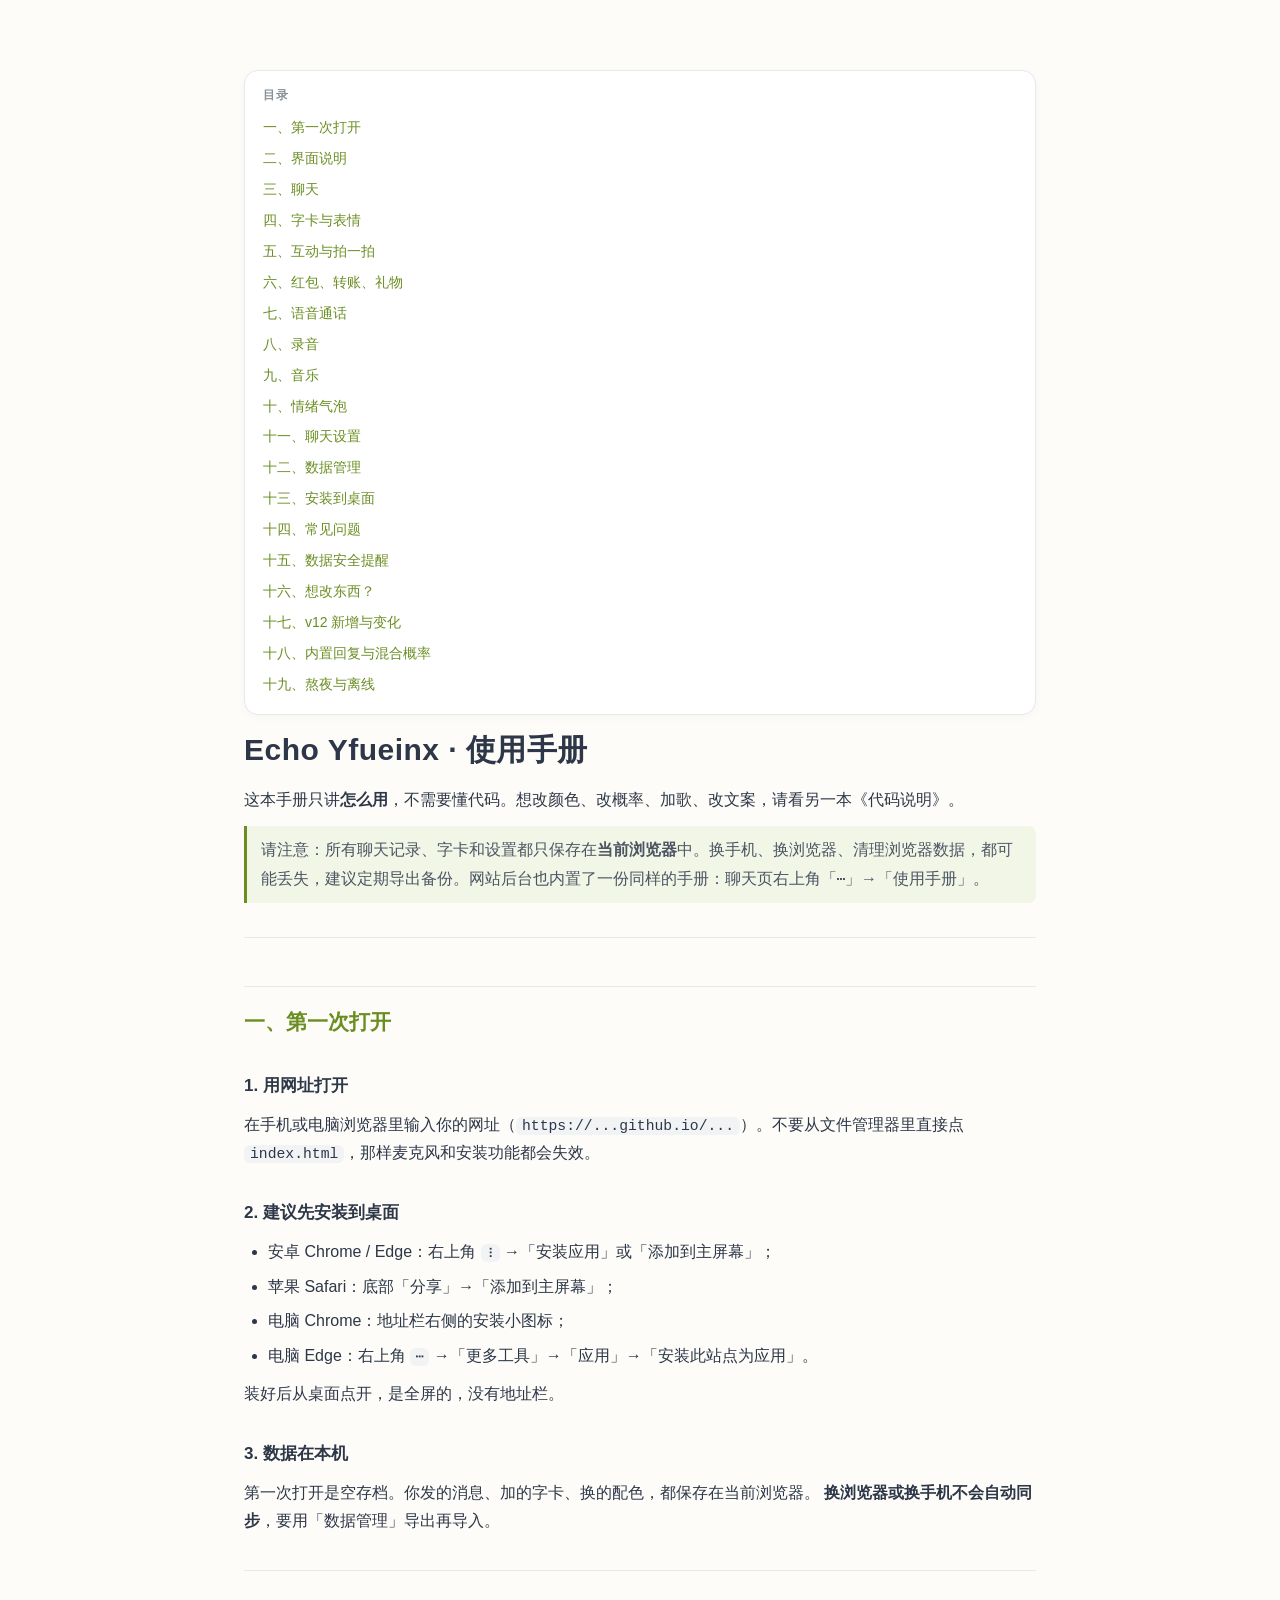
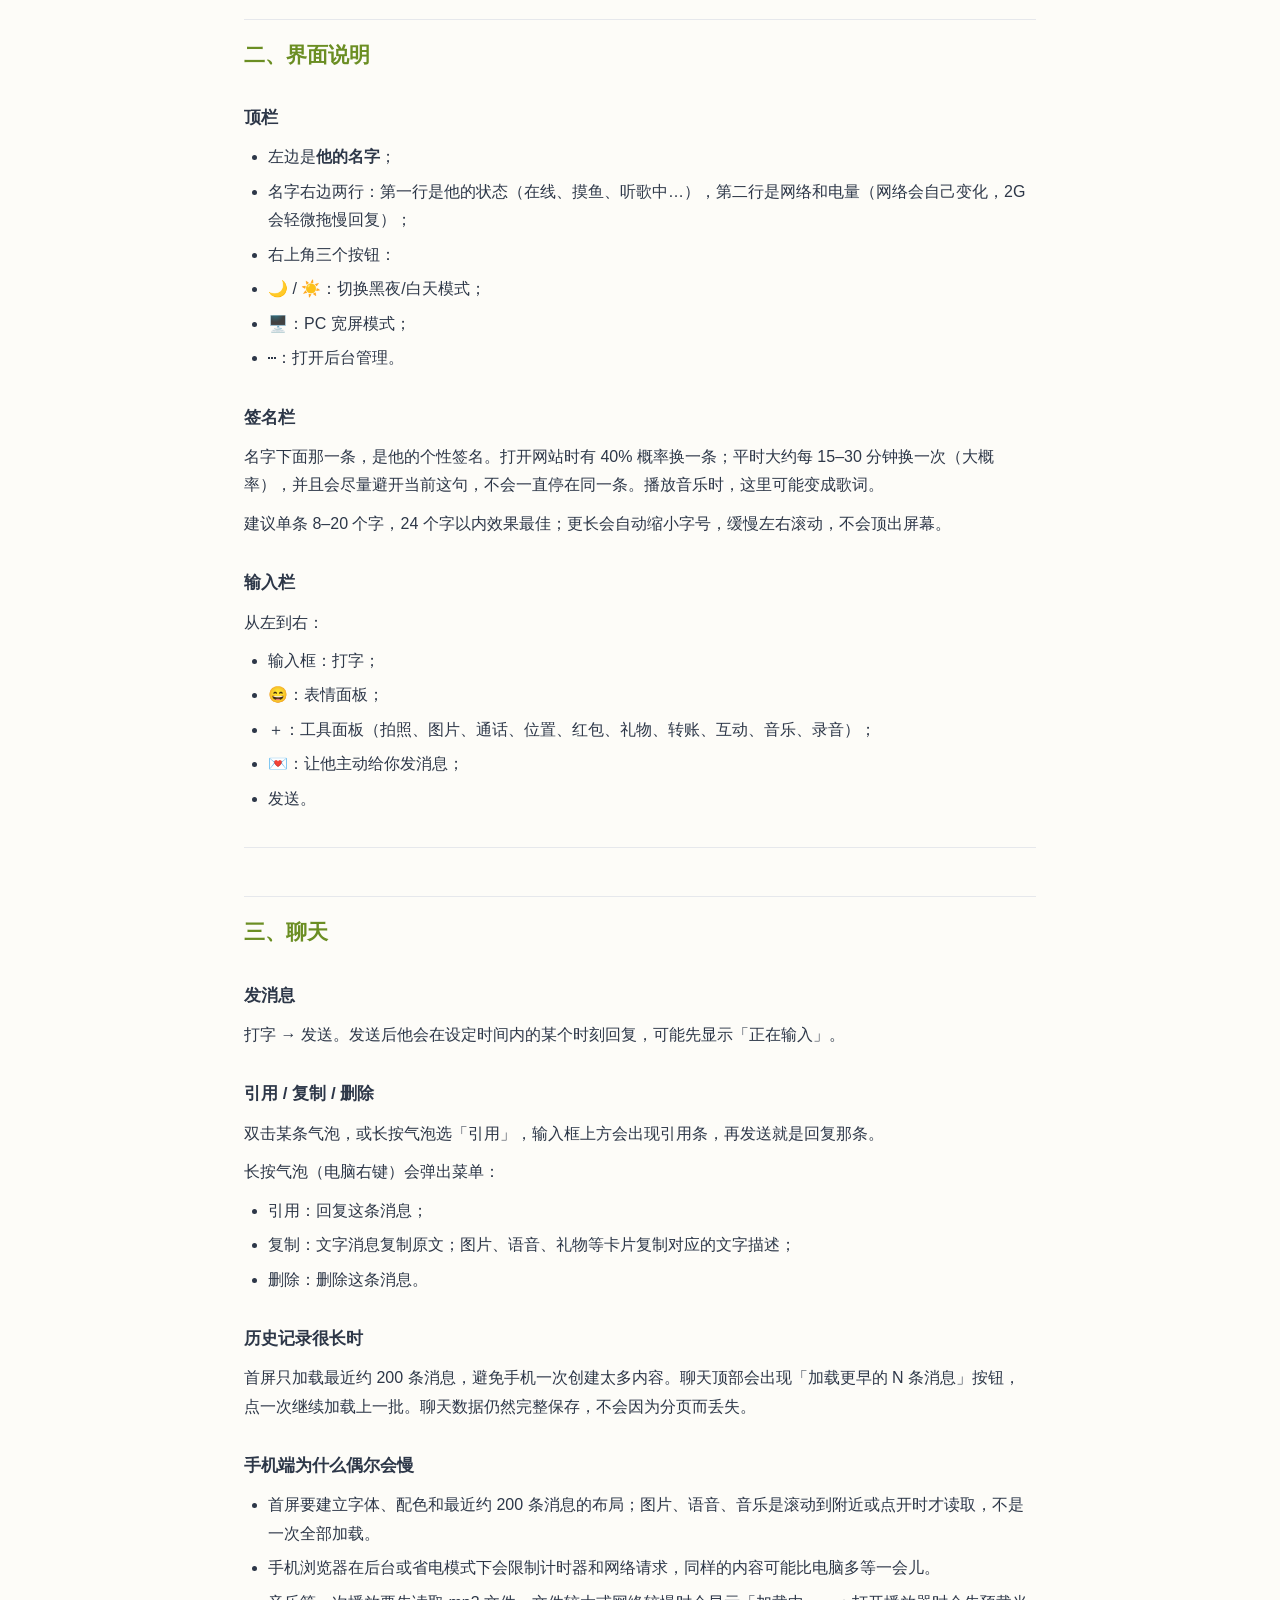
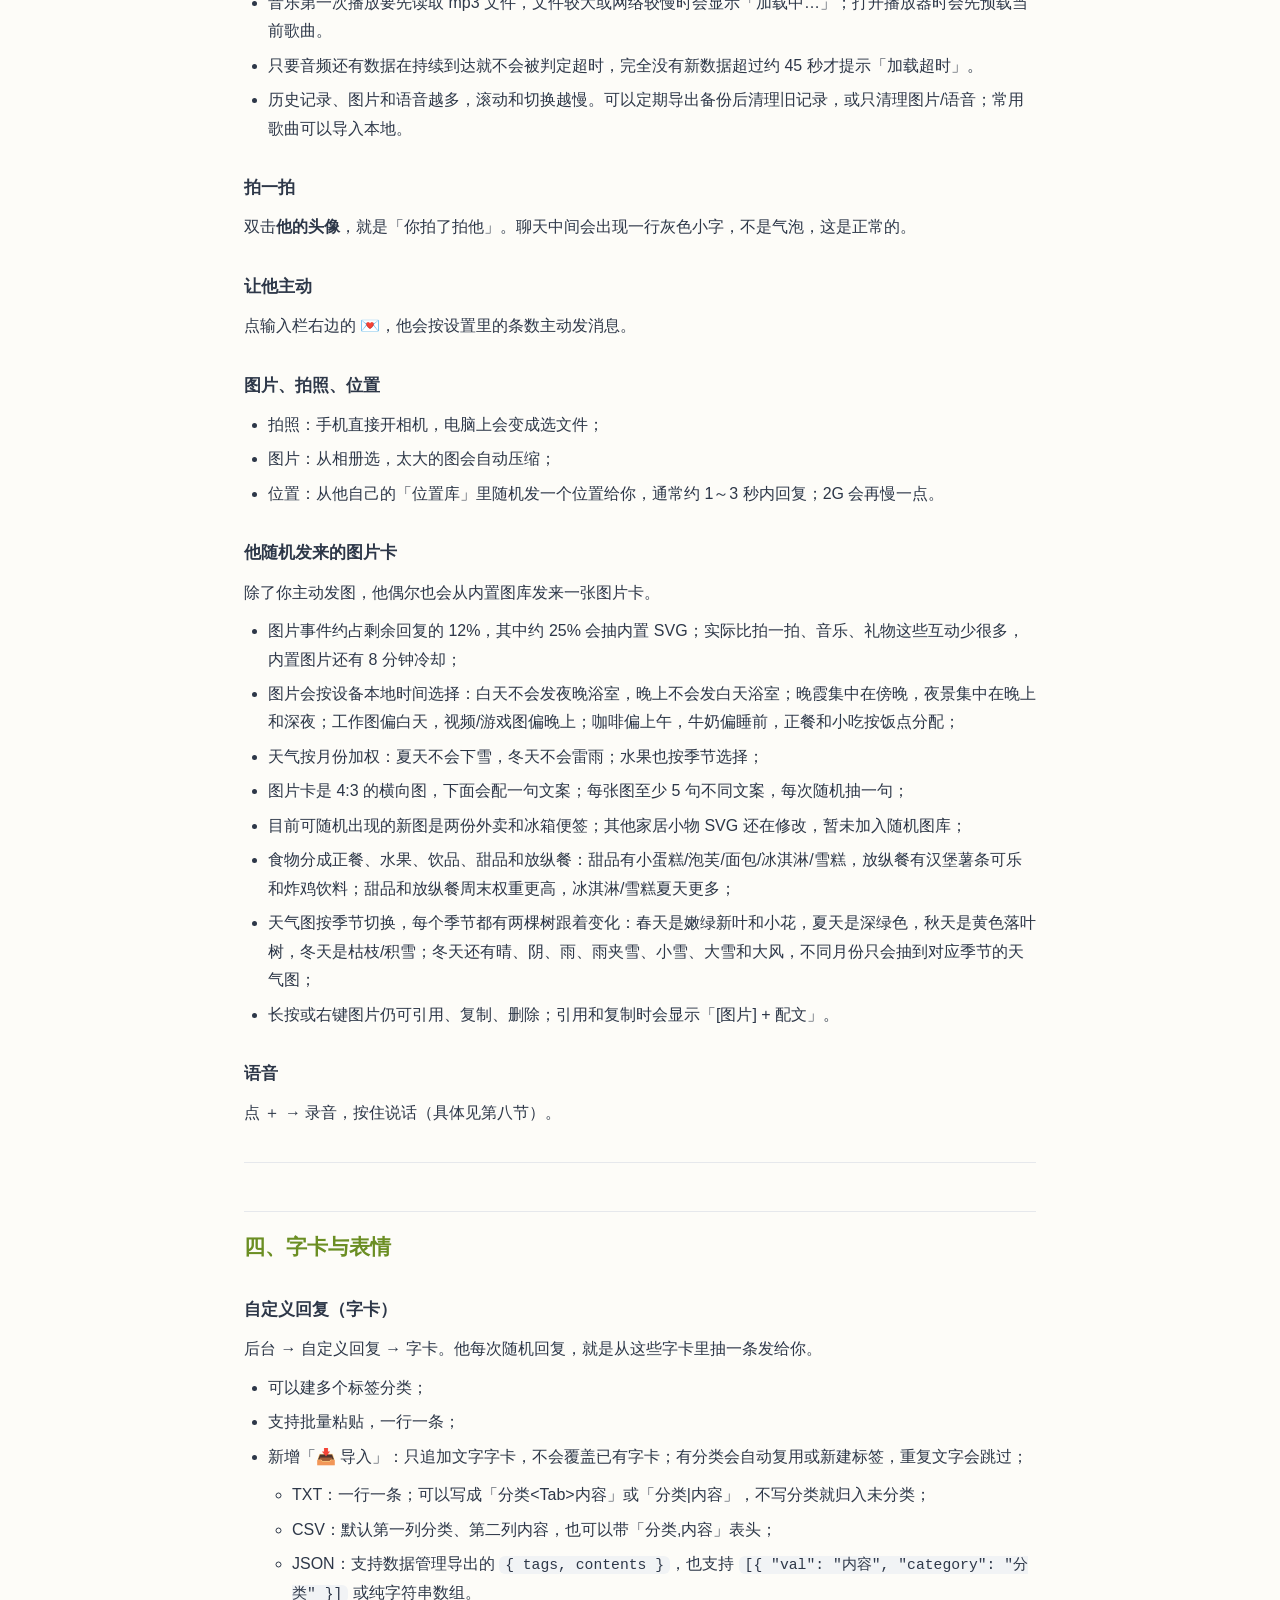
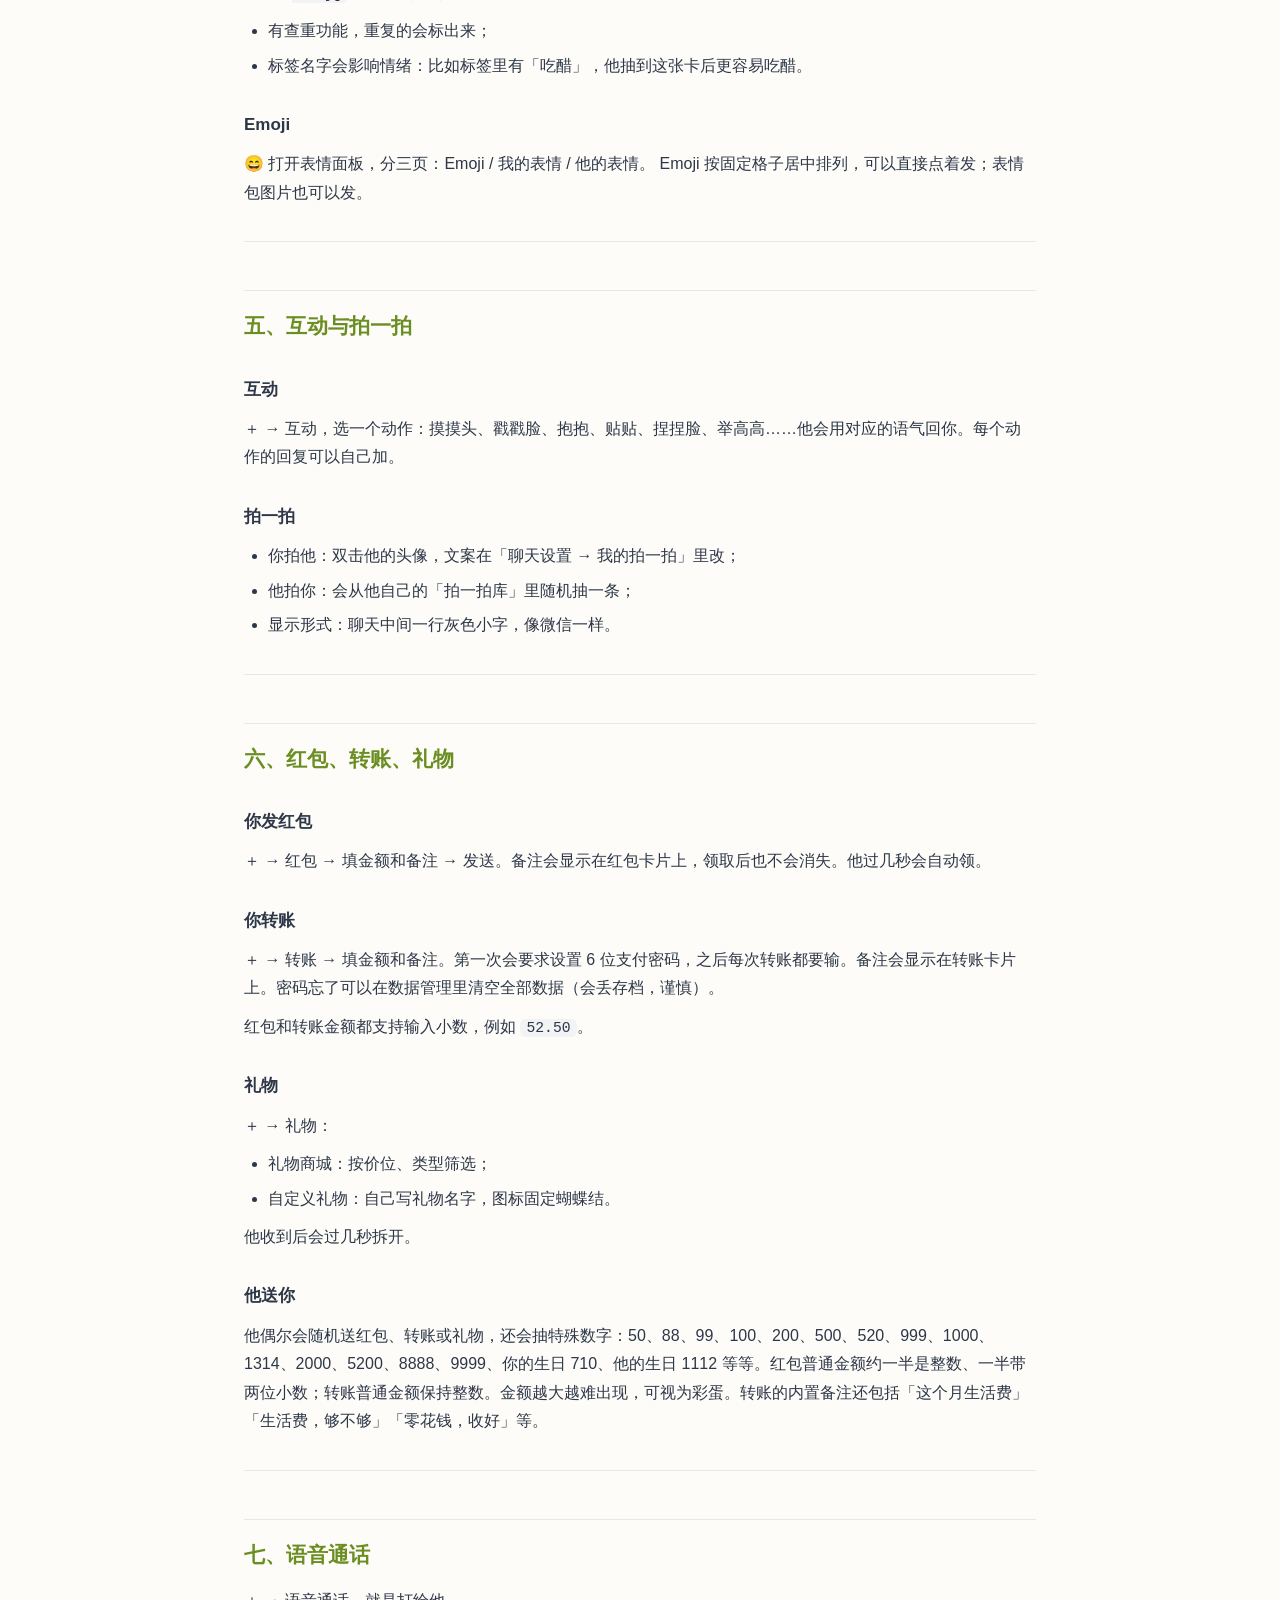
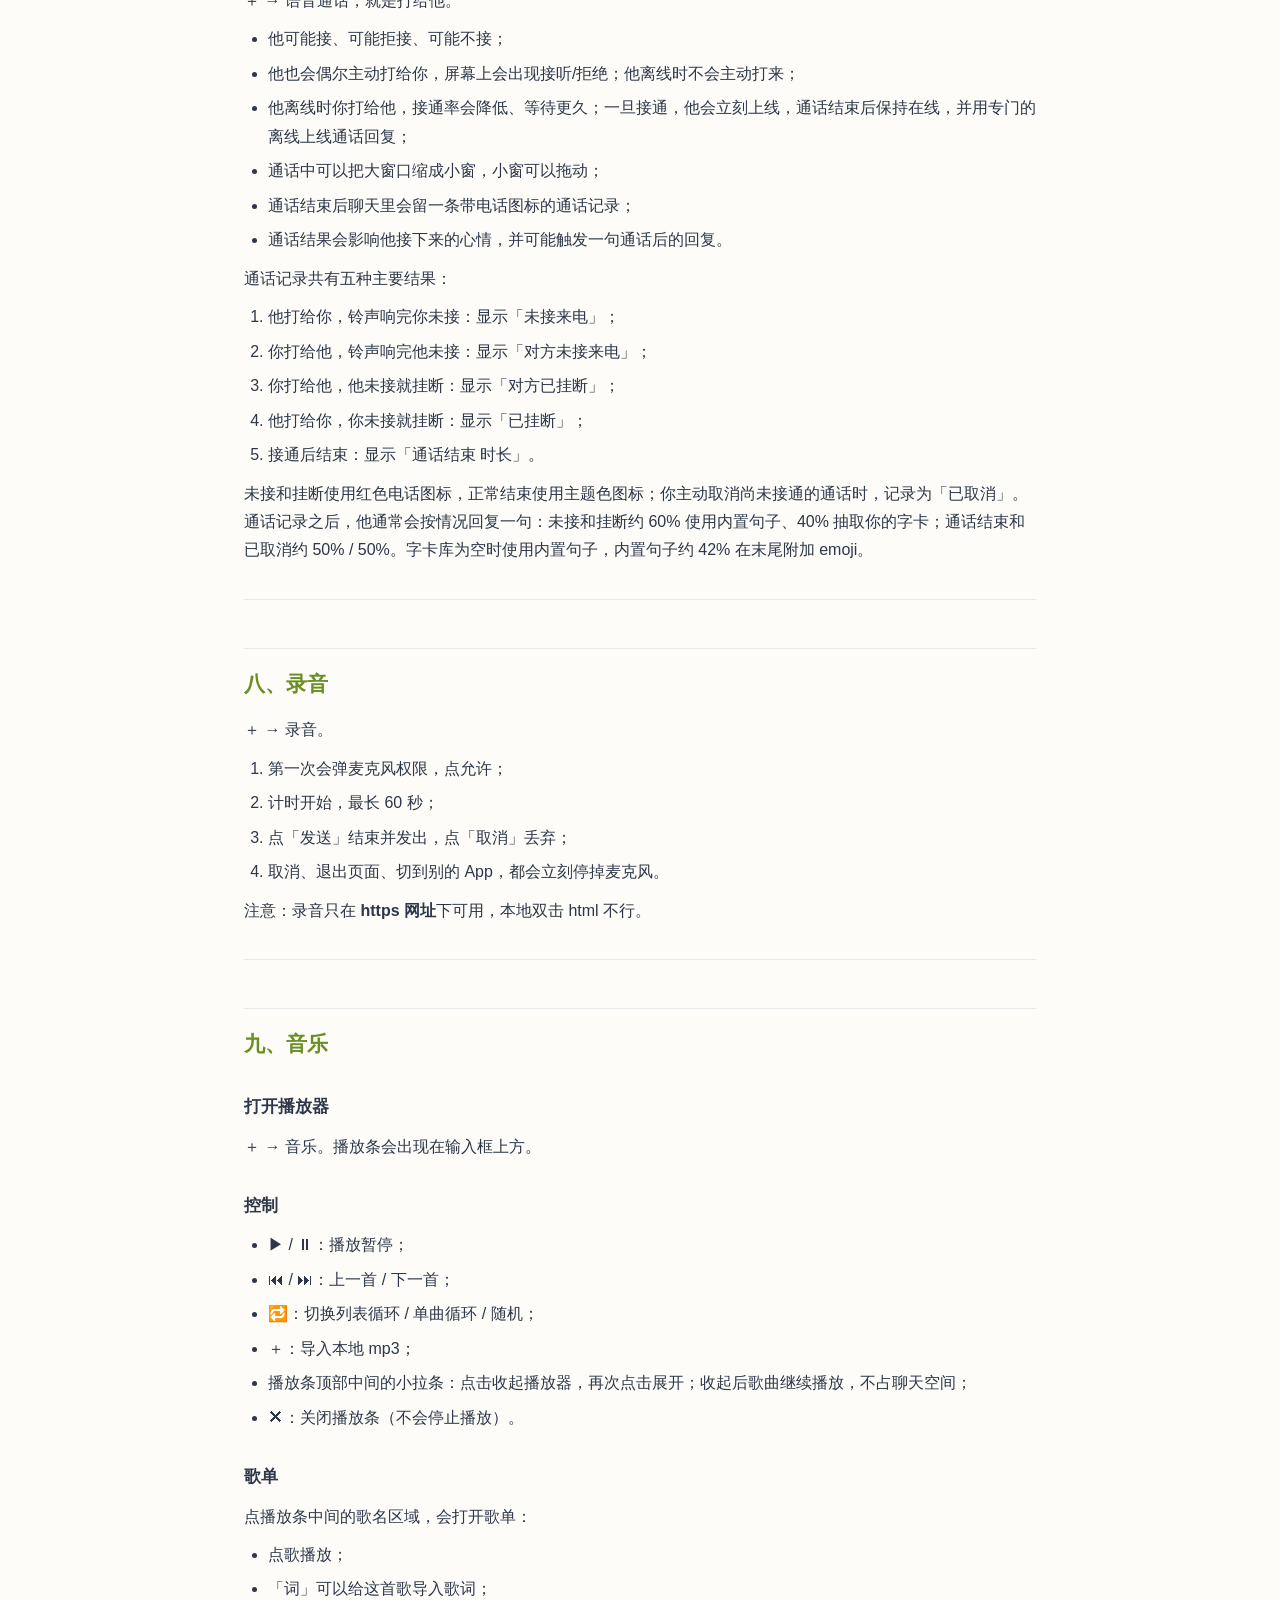
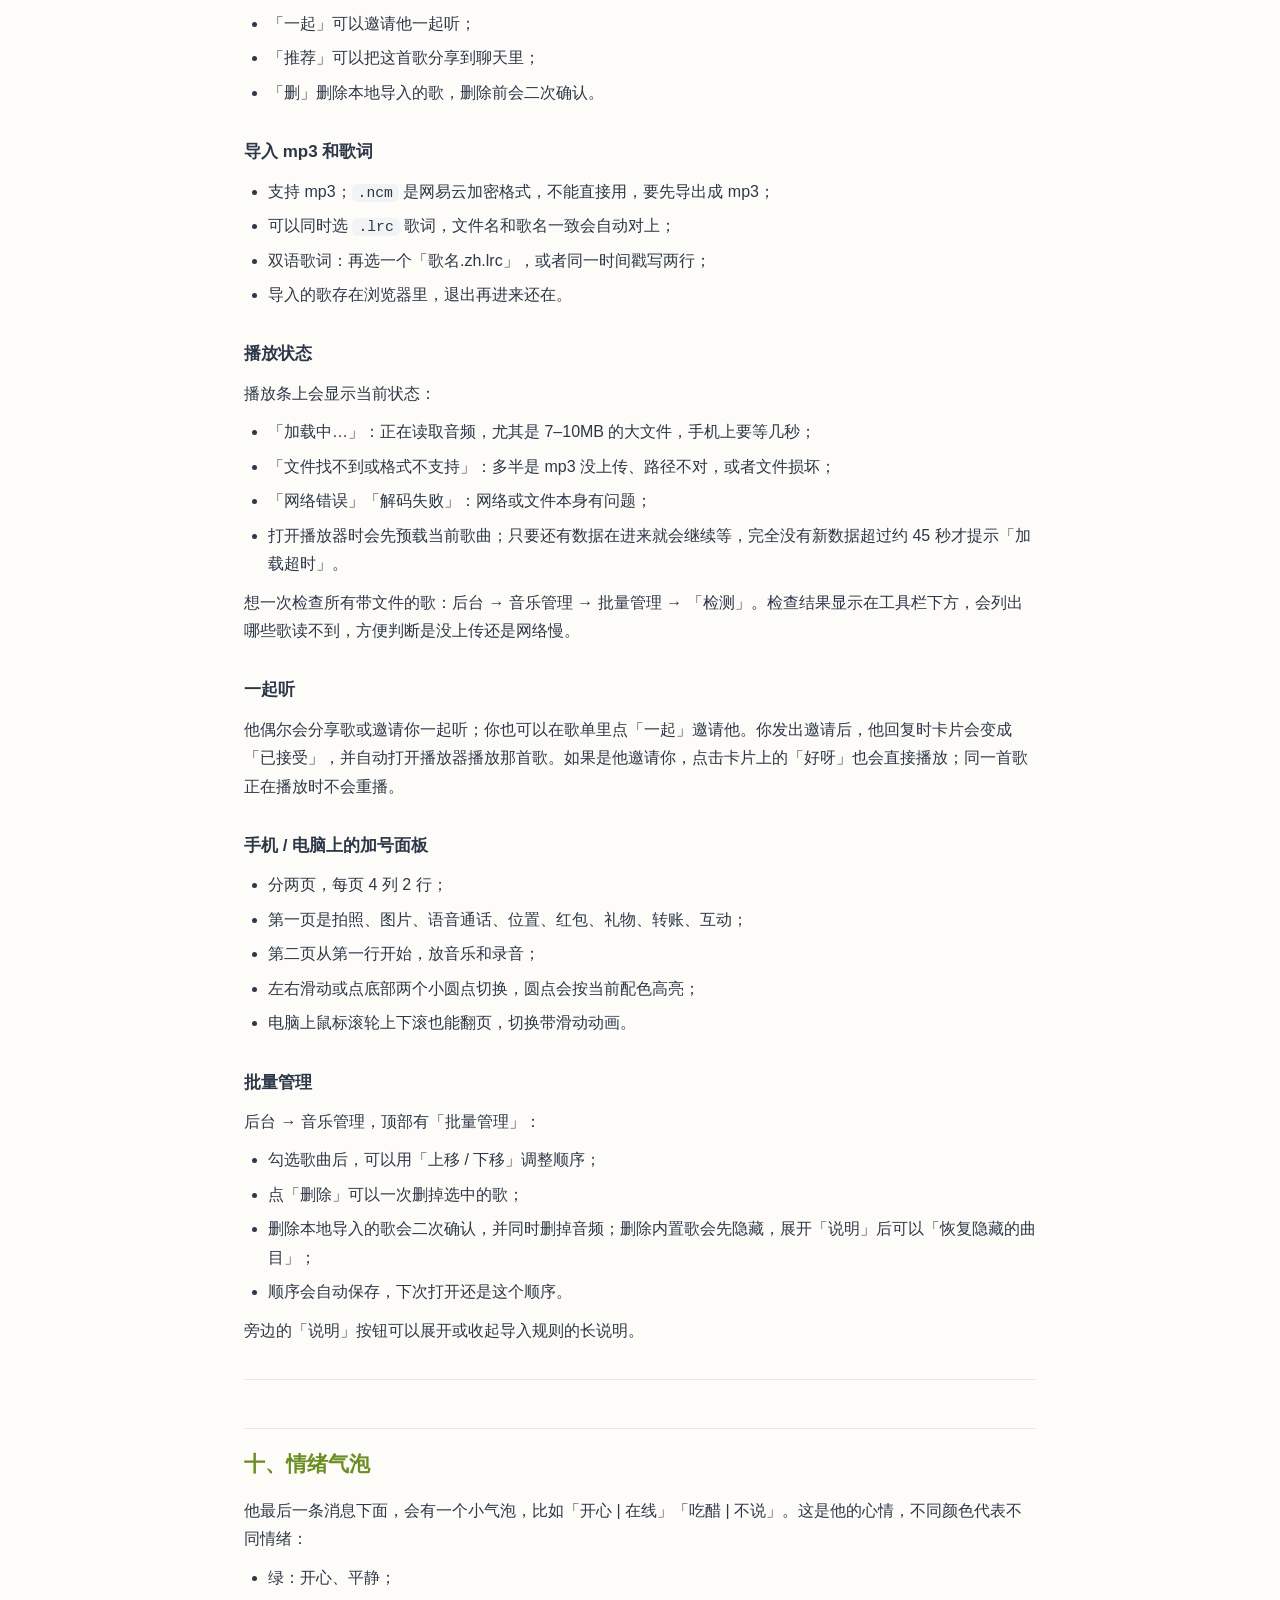
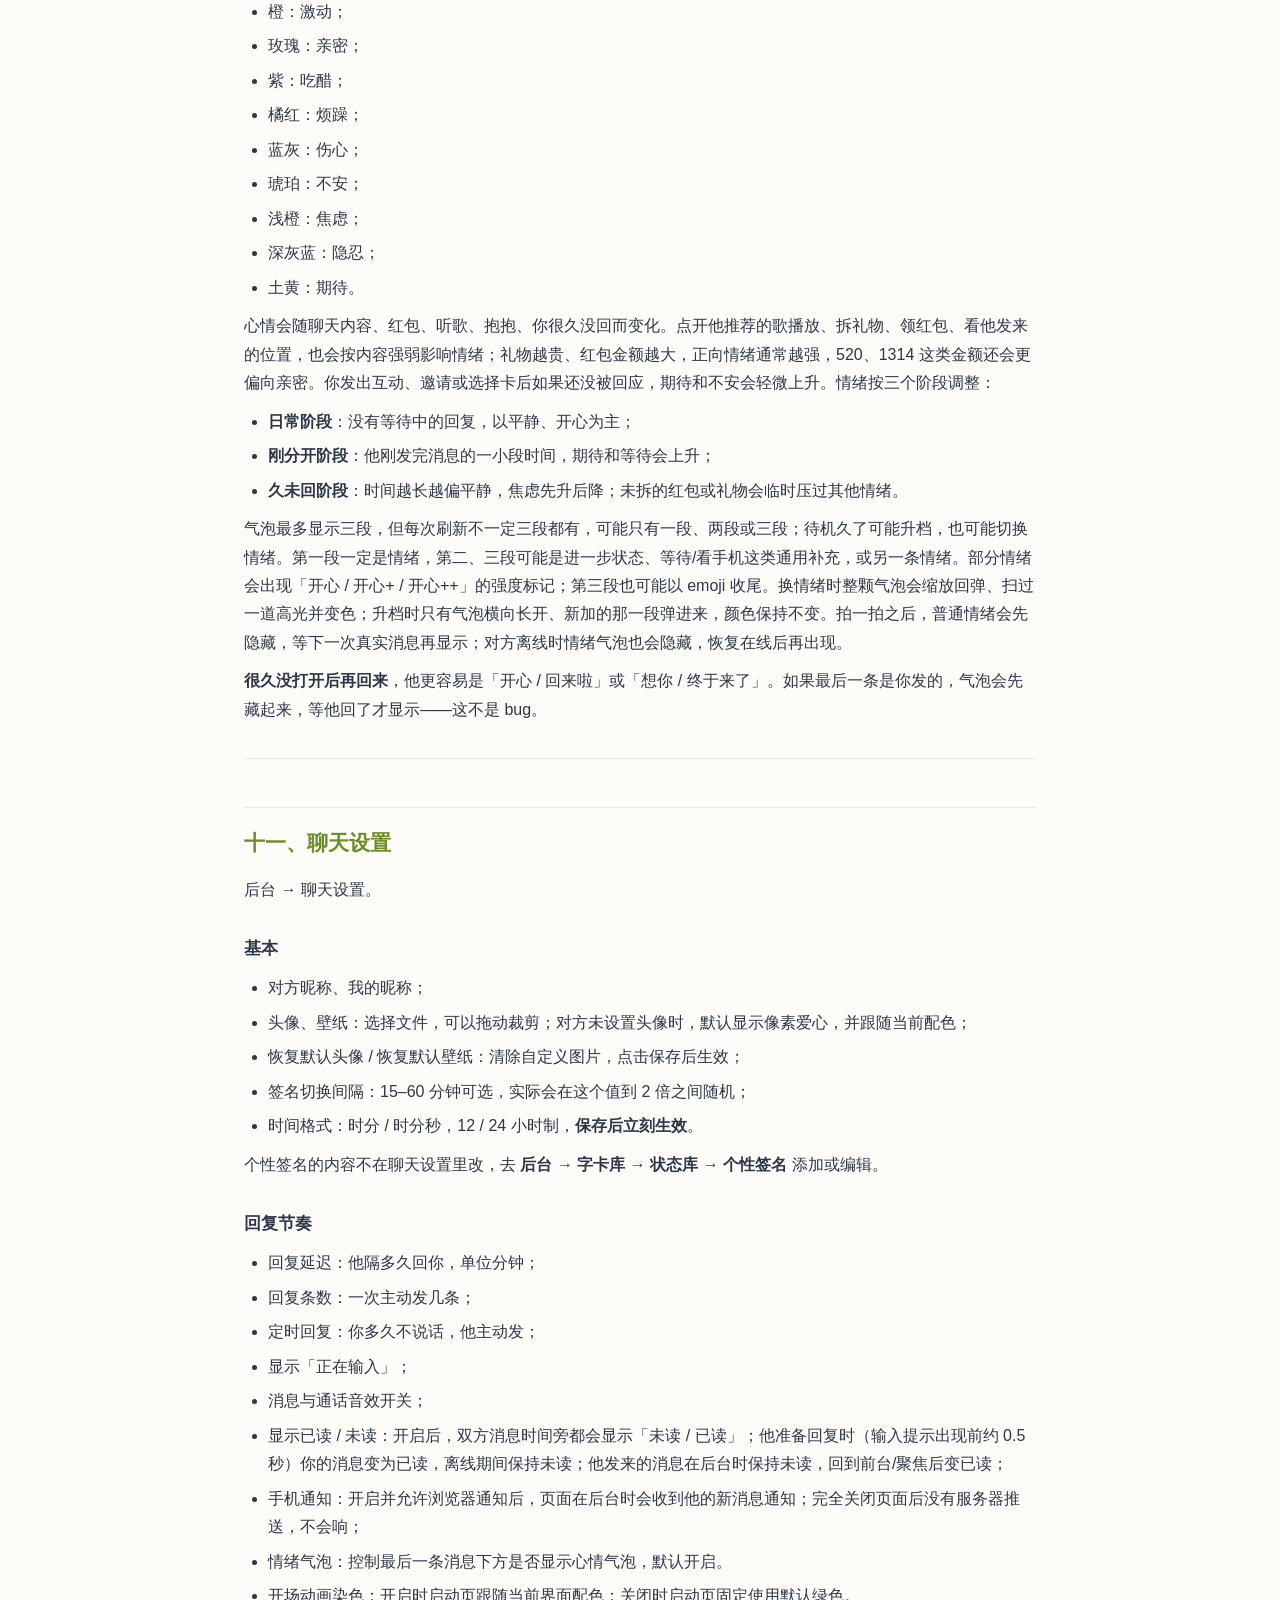
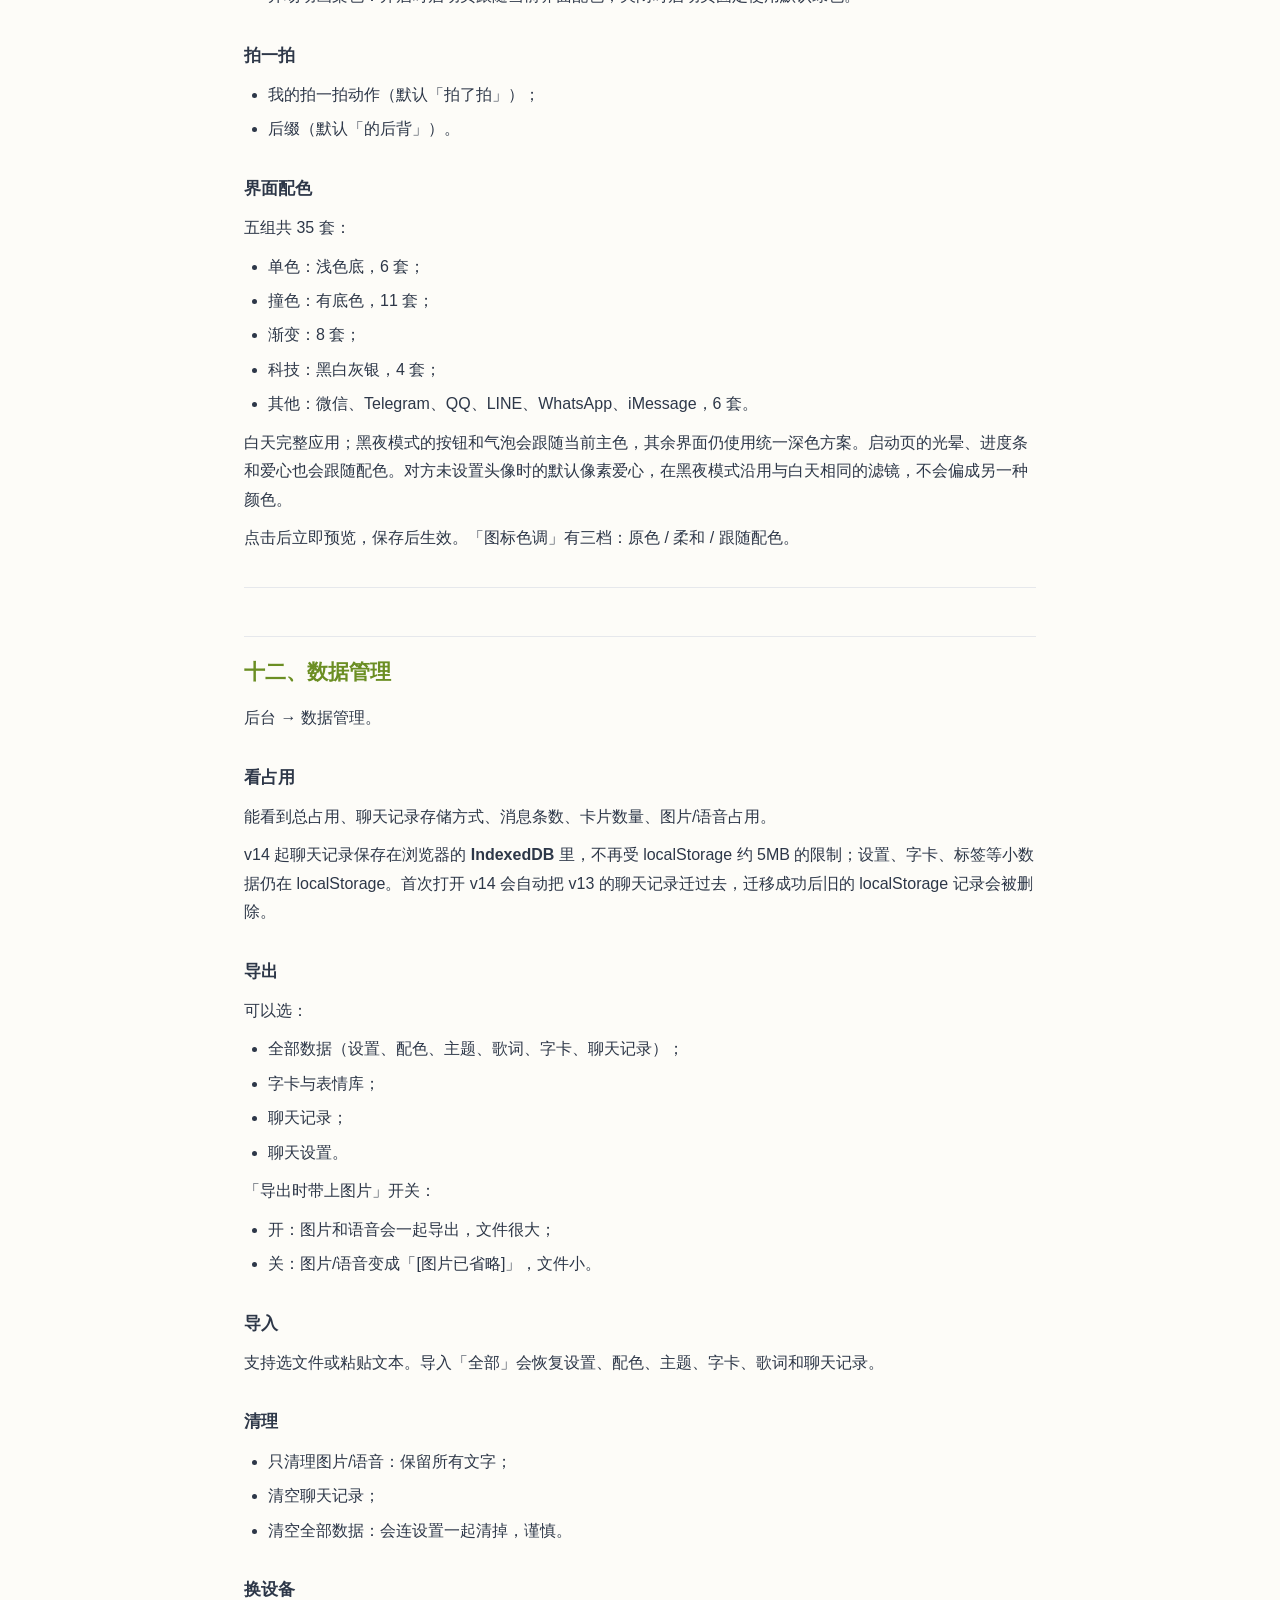
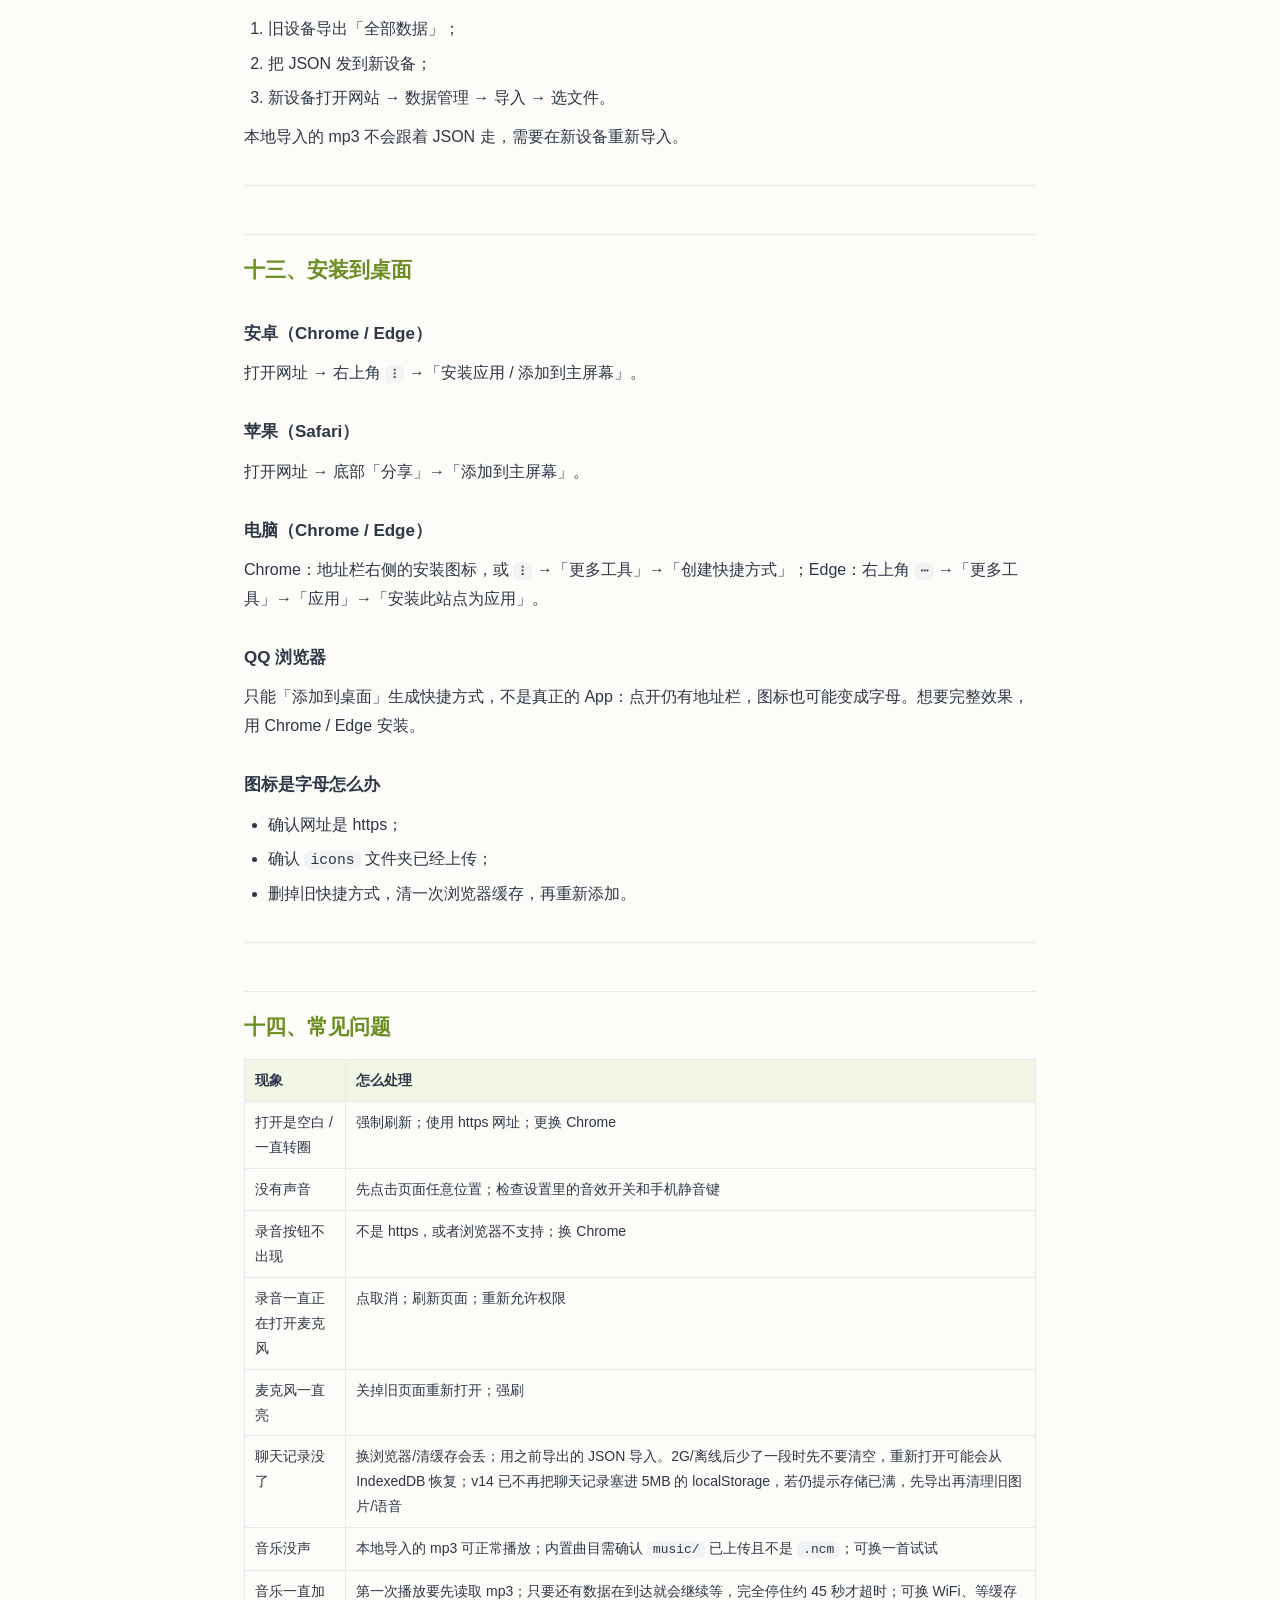
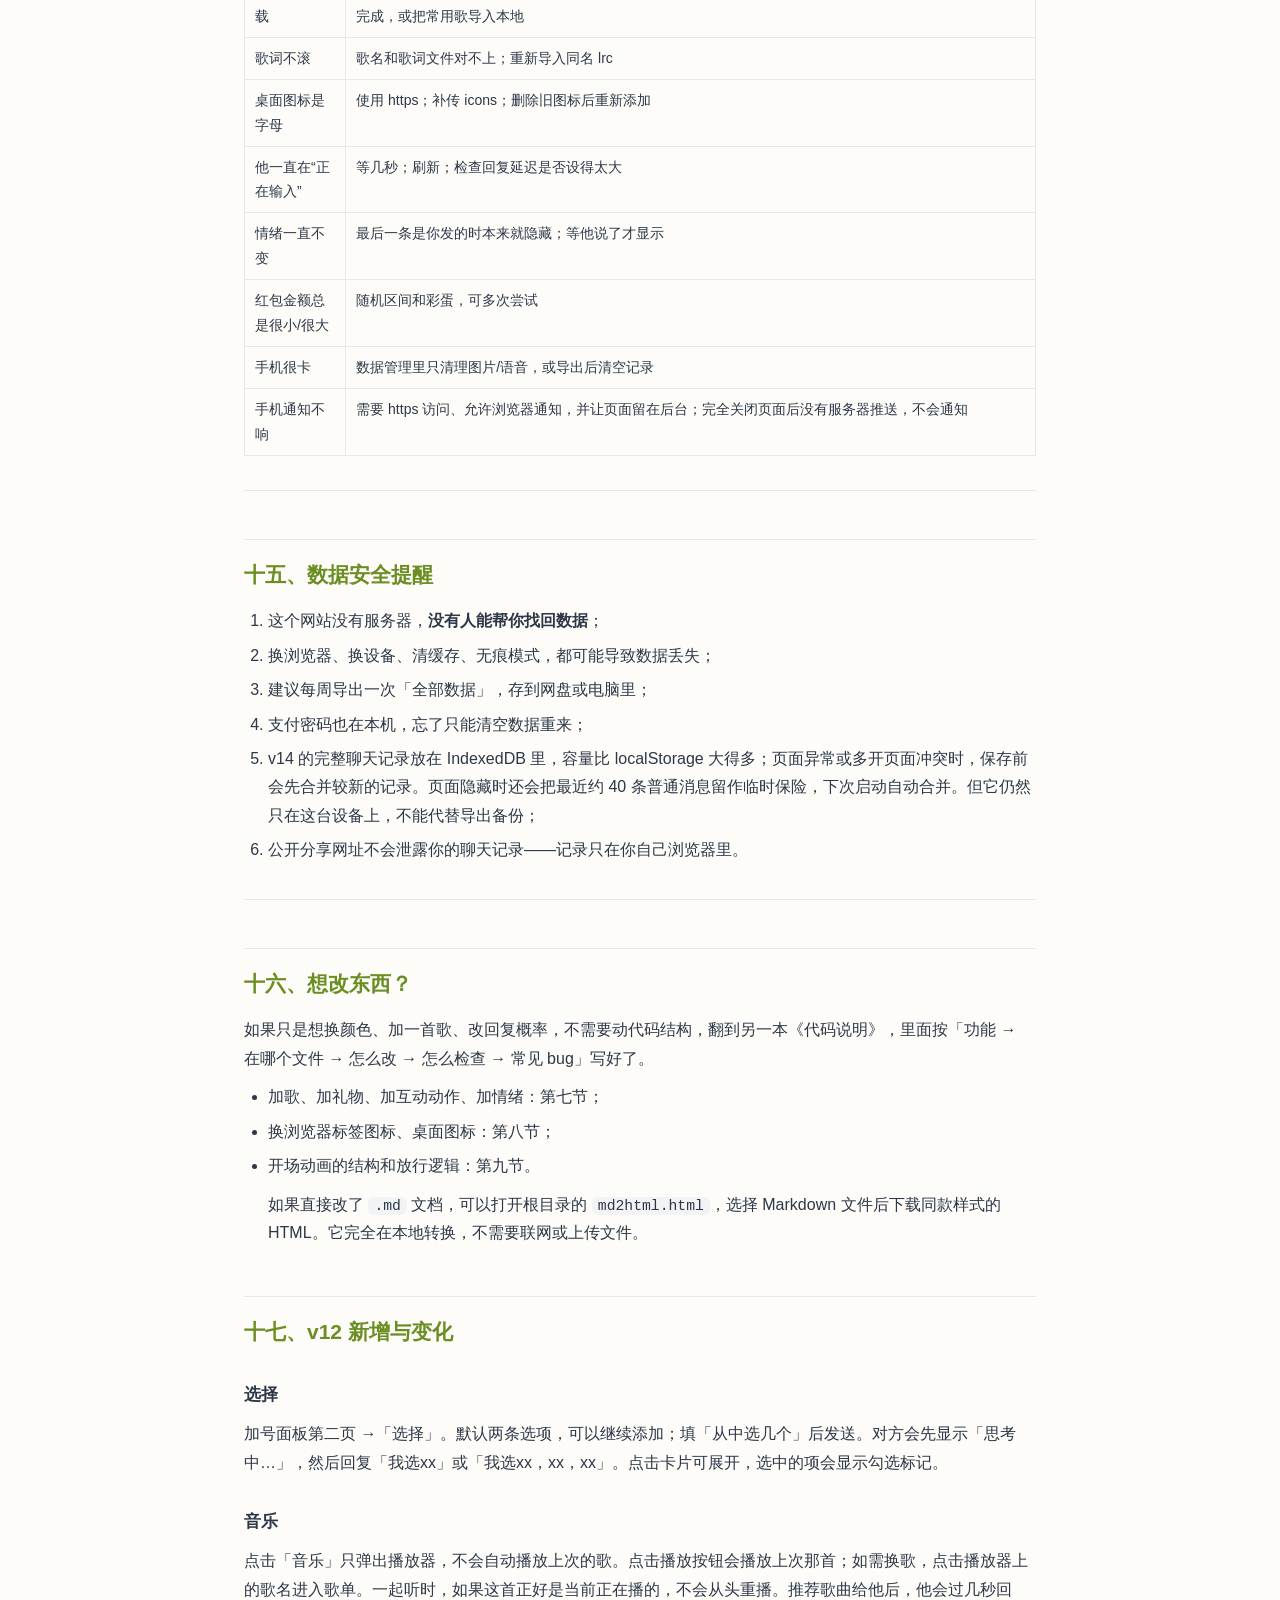
<file: 使用手册.html>
<!DOCTYPE html>
<html lang="zh-CN">
<head>
<meta charset="UTF-8">
<meta name="viewport" content="width=device-width, initial-scale=1.0">
<title>Echo Yfueinx · 使用手册</title>
<style>
  :root {
    --brand:#6B8E23; --brand-soft:#f1f6e6; --bg:#fdfcf8; --card:#ffffff;
    --text:#2d3748; --border:#e6e8ec; --code-bg:#f1f3f5;
  }
  * { box-sizing: border-box; }
  body { margin:0; background:var(--bg); color:var(--text); line-height:1.78;
    font-family: -apple-system, "PingFang SC", "Microsoft YaHei", "Noto Sans SC", sans-serif; }
  .wrap { max-width: 840px; margin: 0 auto; padding: 44px 24px 90px; }
  h1 { font-size: 30px; margin: 0 0 6px; letter-spacing:.5px; }
  h2 { font-size: 21px; color: var(--brand); margin: 48px 0 14px; padding-top: 16px; border-top: 1px solid var(--border); }
  h3 { font-size: 17px; margin: 30px 0 10px; }
  p { margin: 10px 0; }
  code { background: var(--code-bg); padding: 1px 6px; border-radius: 6px; font-size: .92em;
    font-family: ui-monospace, Consolas, "Courier New", monospace; }
  pre { background:#1f2328; color:#e6edf3; padding:16px 18px; border-radius:12px; overflow:auto; margin:14px 0; }
  pre code { background:none; padding:0; color:inherit; font-size:13px; line-height:1.6; }
  table { width:100%; border-collapse:collapse; margin:14px 0; font-size:14px; }
  th, td { border:1px solid var(--border); padding:8px 10px; text-align:left; vertical-align:top; }
  th { background: var(--brand-soft); font-weight:600; }
  blockquote { margin:12px 0; padding:10px 14px; border-left:3px solid var(--brand);
    background: var(--brand-soft); border-radius:0 8px 8px 0; color:#4b5563; }
  ul, ol { padding-left: 24px; margin: 10px 0; }
  li { margin: 6px 0; }
  li pre { margin: 8px 0; }
  hr { border:none; border-top:1px solid var(--border); margin:34px 0; }
  .toc { background:var(--card); border:1px solid var(--border); border-radius:14px;
    padding:14px 18px; margin:26px 0 8px; font-size:14px; box-shadow:0 2px 10px rgba(0,0,0,.03); }
  .toc strong { display:block; margin-bottom:6px; color:#8a9299; font-size:12px; letter-spacing:1px; }
  .toc a { color:var(--brand); text-decoration:none; display:block; padding:3px 0; }
  .toc a:hover { text-decoration:underline; }
  @media (prefers-color-scheme: dark) {
    :root { --bg:#141414; --card:#1d1d1d; --text:#e5e7eb; --border:#333; --code-bg:#2a2a2a; --brand-soft:#2b3320; }
    h2 { color:#A4C639; }
    code { background:#2a2a2a; }
    blockquote { color:#c9d1d9; }
  }
</style>
</head>
<body>
<div class="wrap">
<nav class="toc" id="toc"><strong>目录</strong></nav>
<h1>Echo Yfueinx · 使用手册</h1>
<p>这本手册只讲<strong>怎么用</strong>，不需要懂代码。想改颜色、改概率、加歌、改文案，请看另一本《代码说明》。</p>
<blockquote>请注意：所有聊天记录、字卡和设置都只保存在<strong>当前浏览器</strong>中。换手机、换浏览器、清理浏览器数据，都可能丢失，建议定期导出备份。网站后台也内置了一份同样的手册：聊天页右上角「⋯」→「使用手册」。</blockquote>
<hr>
<h2>一、第一次打开</h2>
<h3>1. 用网址打开</h3>
<p>在手机或电脑浏览器里输入你的网址（<code>https://...github.io/...</code>）。不要从文件管理器里直接点 <code>index.html</code>，那样麦克风和安装功能都会失效。</p>
<h3>2. 建议先安装到桌面</h3>
<ul>
<li>安卓 Chrome / Edge：右上角 <code>⋮</code> →「安装应用」或「添加到主屏幕」；</li>
<li>苹果 Safari：底部「分享」→「添加到主屏幕」；</li>
<li>电脑 Chrome：地址栏右侧的安装小图标；</li>
<li>电脑 Edge：右上角 <code>⋯</code> →「更多工具」→「应用」→「安装此站点为应用」。</li>
</ul>
<p>装好后从桌面点开，是全屏的，没有地址栏。</p>
<h3>3. 数据在本机</h3>
<p>第一次打开是空存档。你发的消息、加的字卡、换的配色，都保存在当前浏览器。 <strong>换浏览器或换手机不会自动同步</strong>，要用「数据管理」导出再导入。</p>
<hr>
<h2>二、界面说明</h2>
<h3>顶栏</h3>
<ul>
<li>左边是<strong>他的名字</strong>；</li>
<li>名字右边两行：第一行是他的状态（在线、摸鱼、听歌中…），第二行是网络和电量（网络会自己变化，2G 会轻微拖慢回复）；</li>
<li>右上角三个按钮：</li>
<li>🌙 / ☀️：切换黑夜/白天模式；</li>
<li>🖥️：PC 宽屏模式；</li>
<li>⋯：打开后台管理。</li>
</ul>
<h3>签名栏</h3>
<p>名字下面那一条，是他的个性签名。打开网站时有 40% 概率换一条；平时大约每 15–30 分钟换一次（大概率），并且会尽量避开当前这句，不会一直停在同一条。播放音乐时，这里可能变成歌词。</p>
<p>建议单条 8–20 个字，24 个字以内效果最佳；更长会自动缩小字号，缓慢左右滚动，不会顶出屏幕。</p>
<h3>输入栏</h3>
<p>从左到右：</p>
<ul>
<li>输入框：打字；</li>
<li>😄：表情面板；</li>
<li>＋：工具面板（拍照、图片、通话、位置、红包、礼物、转账、互动、音乐、录音）；</li>
<li>💌：让他主动给你发消息；</li>
<li>发送。</li>
</ul>
<hr>
<h2>三、聊天</h2>
<h3>发消息</h3>
<p>打字 → 发送。发送后他会在设定时间内的某个时刻回复，可能先显示「正在输入」。</p>
<h3>引用 / 复制 / 删除</h3>
<p>双击某条气泡，或长按气泡选「引用」，输入框上方会出现引用条，再发送就是回复那条。</p>
<p>长按气泡（电脑右键）会弹出菜单：</p>
<ul>
<li>引用：回复这条消息；</li>
<li>复制：文字消息复制原文；图片、语音、礼物等卡片复制对应的文字描述；</li>
<li>删除：删除这条消息。</li>
</ul>
<h3>历史记录很长时</h3>
<p>首屏只加载最近约 200 条消息，避免手机一次创建太多内容。聊天顶部会出现「加载更早的 N 条消息」按钮，点一次继续加载上一批。聊天数据仍然完整保存，不会因为分页而丢失。</p>
<h3>手机端为什么偶尔会慢</h3>
<ul>
<li>首屏要建立字体、配色和最近约 200 条消息的布局；图片、语音、音乐是滚动到附近或点开时才读取，不是一次全部加载。</li>
<li>手机浏览器在后台或省电模式下会限制计时器和网络请求，同样的内容可能比电脑多等一会儿。</li>
<li>音乐第一次播放要先读取 mp3 文件，文件较大或网络较慢时会显示「加载中…」；打开播放器时会先预载当前歌曲。</li>
<li>只要音频还有数据在持续到达就不会被判定超时，完全没有新数据超过约 45 秒才提示「加载超时」。</li>
<li>历史记录、图片和语音越多，滚动和切换越慢。可以定期导出备份后清理旧记录，或只清理图片/语音；常用歌曲可以导入本地。</li>
</ul>
<h3>拍一拍</h3>
<p>双击<strong>他的头像</strong>，就是「你拍了拍他」。聊天中间会出现一行灰色小字，不是气泡，这是正常的。</p>
<h3>让他主动</h3>
<p>点输入栏右边的 💌，他会按设置里的条数主动发消息。</p>
<h3>图片、拍照、位置</h3>
<ul>
<li>拍照：手机直接开相机，电脑上会变成选文件；</li>
<li>图片：从相册选，太大的图会自动压缩；</li>
<li>位置：从他自己的「位置库」里随机发一个位置给你，通常约 1～3 秒内回复；2G 会再慢一点。</li>
</ul>
<h3>他随机发来的图片卡</h3>
<p>除了你主动发图，他偶尔也会从内置图库发来一张图片卡。</p>
<ul>
<li>图片事件约占剩余回复的 12%，其中约 25% 会抽内置 SVG；实际比拍一拍、音乐、礼物这些互动少很多，内置图片还有 8 分钟冷却；</li>
<li>图片会按设备本地时间选择：白天不会发夜晚浴室，晚上不会发白天浴室；晚霞集中在傍晚，夜景集中在晚上和深夜；工作图偏白天，视频/游戏图偏晚上；咖啡偏上午，牛奶偏睡前，正餐和小吃按饭点分配；</li>
<li>天气按月份加权：夏天不会下雪，冬天不会雷雨；水果也按季节选择；</li>
<li>图片卡是 4:3 的横向图，下面会配一句文案；每张图至少 5 句不同文案，每次随机抽一句；</li>
<li>目前可随机出现的新图是两份外卖和冰箱便签；其他家居小物 SVG 还在修改，暂未加入随机图库；</li>
<li>食物分成正餐、水果、饮品、甜品和放纵餐：甜品有小蛋糕/泡芙/面包/冰淇淋/雪糕，放纵餐有汉堡薯条可乐和炸鸡饮料；甜品和放纵餐周末权重更高，冰淇淋/雪糕夏天更多；</li>
<li>天气图按季节切换，每个季节都有两棵树跟着变化：春天是嫩绿新叶和小花，夏天是深绿色，秋天是黄色落叶树，冬天是枯枝/积雪；冬天还有晴、阴、雨、雨夹雪、小雪、大雪和大风，不同月份只会抽到对应季节的天气图；</li>
<li>长按或右键图片仍可引用、复制、删除；引用和复制时会显示「[图片] + 配文」。</li>
</ul>
<h3>语音</h3>
<p>点 ＋ → 录音，按住说话（具体见第八节）。</p>
<hr>
<h2>四、字卡与表情</h2>
<h3>自定义回复（字卡）</h3>
<p>后台 → 自定义回复 → 字卡。他每次随机回复，就是从这些字卡里抽一条发给你。</p>
<ul>
<li>可以建多个标签分类；</li>
<li>支持批量粘贴，一行一条；</li>
<li>新增「📥 导入」：只追加文字字卡，不会覆盖已有字卡；有分类会自动复用或新建标签，重复文字会跳过；
  <ul>
    <li>TXT：一行一条；可以写成「分类&lt;Tab&gt;内容」或「分类|内容」，不写分类就归入未分类；</li>
    <li>CSV：默认第一列分类、第二列内容，也可以带「分类,内容」表头；</li>
    <li>JSON：支持数据管理导出的 <code>{ tags, contents }</code>，也支持 <code>[{ "val": "内容", "category": "分类" }]</code> 或纯字符串数组。</li>
  </ul>
</li>
<li>有查重功能，重复的会标出来；</li>
<li>标签名字会影响情绪：比如标签里有「吃醋」，他抽到这张卡后更容易吃醋。</li>
</ul>
<h3>Emoji</h3>
<p>😄 打开表情面板，分三页：Emoji / 我的表情 / 他的表情。 Emoji 按固定格子居中排列，可以直接点着发；表情包图片也可以发。</p>
<hr>
<h2>五、互动与拍一拍</h2>
<h3>互动</h3>
<p>＋ → 互动，选一个动作：摸摸头、戳戳脸、抱抱、贴贴、捏捏脸、举高高……他会用对应的语气回你。每个动作的回复可以自己加。</p>
<h3>拍一拍</h3>
<ul>
<li>你拍他：双击他的头像，文案在「聊天设置 → 我的拍一拍」里改；</li>
<li>他拍你：会从他自己的「拍一拍库」里随机抽一条；</li>
<li>显示形式：聊天中间一行灰色小字，像微信一样。</li>
</ul>
<hr>
<h2>六、红包、转账、礼物</h2>
<h3>你发红包</h3>
<p>＋ → 红包 → 填金额和备注 → 发送。备注会显示在红包卡片上，领取后也不会消失。他过几秒会自动领。</p>
<h3>你转账</h3>
<p>＋ → 转账 → 填金额和备注。第一次会要求设置 6 位支付密码，之后每次转账都要输。备注会显示在转账卡片上。密码忘了可以在数据管理里清空全部数据（会丢存档，谨慎）。</p>
<p>红包和转账金额都支持输入小数，例如 <code>52.50</code>。</p>
<h3>礼物</h3>
<p>＋ → 礼物：</p>
<ul>
<li>礼物商城：按价位、类型筛选；</li>
<li>自定义礼物：自己写礼物名字，图标固定蝴蝶结。</li>
</ul>
<p>他收到后会过几秒拆开。</p>
<h3>他送你</h3>
<p>他偶尔会随机送红包、转账或礼物，还会抽特殊数字：50、88、99、100、200、500、520、999、1000、1314、2000、5200、8888、9999、你的生日 710、他的生日 1112 等等。红包普通金额约一半是整数、一半带两位小数；转账普通金额保持整数。金额越大越难出现，可视为彩蛋。转账的内置备注还包括「这个月生活费」「生活费，够不够」「零花钱，收好」等。</p>
<hr>
<h2>七、语音通话</h2>
<p>＋ → 语音通话，就是打给他。</p>
<ul>
<li>他可能接、可能拒接、可能不接；</li>
<li>他也会偶尔主动打给你，屏幕上会出现接听/拒绝；他离线时不会主动打来；</li>
<li>他离线时你打给他，接通率会降低、等待更久；一旦接通，他会立刻上线，通话结束后保持在线，并用专门的离线上线通话回复；</li>
<li>通话中可以把大窗口缩成小窗，小窗可以拖动；</li>
<li>通话结束后聊天里会留一条带电话图标的通话记录；</li>
<li>通话结果会影响他接下来的心情，并可能触发一句通话后的回复。</li>
</ul>
<p>通话记录共有五种主要结果：</p>
<ol start="1">
<li>他打给你，铃声响完你未接：显示「未接来电」；</li>
<li>你打给他，铃声响完他未接：显示「对方未接来电」；</li>
<li>你打给他，他未接就挂断：显示「对方已挂断」；</li>
<li>他打给你，你未接就挂断：显示「已挂断」；</li>
<li>接通后结束：显示「通话结束 时长」。</li>
</ol>
<p>未接和挂断使用红色电话图标，正常结束使用主题色图标；你主动取消尚未接通的通话时，记录为「已取消」。通话记录之后，他通常会按情况回复一句：未接和挂断约 60% 使用内置句子、40% 抽取你的字卡；通话结束和已取消约 50% / 50%。字卡库为空时使用内置句子，内置句子约 42% 在末尾附加 emoji。</p>
<hr>
<h2>八、录音</h2>
<p>＋ → 录音。</p>
<ol start="1">
<li>第一次会弹麦克风权限，点允许；</li>
<li>计时开始，最长 60 秒；</li>
<li>点「发送」结束并发出，点「取消」丢弃；</li>
<li>取消、退出页面、切到别的 App，都会立刻停掉麦克风。</li>
</ol>
<p>注意：录音只在 <strong>https 网址</strong>下可用，本地双击 html 不行。</p>
<hr>
<h2>九、音乐</h2>
<h3>打开播放器</h3>
<p>＋ → 音乐。播放条会出现在输入框上方。</p>
<h3>控制</h3>
<ul>
<li>▶ / ⏸：播放暂停；</li>
<li>⏮ / ⏭：上一首 / 下一首；</li>
<li>🔁：切换列表循环 / 单曲循环 / 随机；</li>
<li>＋：导入本地 mp3；</li>
<li>播放条顶部中间的小拉条：点击收起播放器，再次点击展开；收起后歌曲继续播放，不占聊天空间；</li>
<li>✕：关闭播放条（不会停止播放）。</li>
</ul>
<h3>歌单</h3>
<p>点播放条中间的歌名区域，会打开歌单：</p>
<ul>
<li>点歌播放；</li>
<li>「词」可以给这首歌导入歌词；</li>
<li>「一起」可以邀请他一起听；</li>
<li>「推荐」可以把这首歌分享到聊天里；</li>
<li>「删」删除本地导入的歌，删除前会二次确认。</li>
</ul>
<h3>导入 mp3 和歌词</h3>
<ul>
<li>支持 mp3；<code>.ncm</code> 是网易云加密格式，不能直接用，要先导出成 mp3；</li>
<li>可以同时选 <code>.lrc</code> 歌词，文件名和歌名一致会自动对上；</li>
<li>双语歌词：再选一个「歌名.zh.lrc」，或者同一时间戳写两行；</li>
<li>导入的歌存在浏览器里，退出再进来还在。</li>
</ul>
<h3>播放状态</h3>
<p>播放条上会显示当前状态：</p>
<ul>
<li>「加载中…」：正在读取音频，尤其是 7–10MB 的大文件，手机上要等几秒；</li>
<li>「文件找不到或格式不支持」：多半是 mp3 没上传、路径不对，或者文件损坏；</li>
<li>「网络错误」「解码失败」：网络或文件本身有问题；</li>
<li>打开播放器时会先预载当前歌曲；只要还有数据在进来就会继续等，完全没有新数据超过约 45 秒才提示「加载超时」。</li>
</ul>
<p>想一次检查所有带文件的歌：后台 → 音乐管理 → 批量管理 → 「检测」。检查结果显示在工具栏下方，会列出哪些歌读不到，方便判断是没上传还是网络慢。</p>
<h3>一起听</h3>
<p>他偶尔会分享歌或邀请你一起听；你也可以在歌单里点「一起」邀请他。你发出邀请后，他回复时卡片会变成「已接受」，并自动打开播放器播放那首歌。如果是他邀请你，点击卡片上的「好呀」也会直接播放；同一首歌正在播放时不会重播。</p>
<h3>手机 / 电脑上的加号面板</h3>
<ul>
<li>分两页，每页 4 列 2 行；</li>
<li>第一页是拍照、图片、语音通话、位置、红包、礼物、转账、互动；</li>
<li>第二页从第一行开始，放音乐和录音；</li>
<li>左右滑动或点底部两个小圆点切换，圆点会按当前配色高亮；</li>
<li>电脑上鼠标滚轮上下滚也能翻页，切换带滑动动画。</li>
</ul>
<h3>批量管理</h3>
<p>后台 → 音乐管理，顶部有「批量管理」：</p>
<ul>
<li>勾选歌曲后，可以用「上移 / 下移」调整顺序；</li>
<li>点「删除」可以一次删掉选中的歌；</li>
<li>删除本地导入的歌会二次确认，并同时删掉音频；删除内置歌会先隐藏，展开「说明」后可以「恢复隐藏的曲目」；</li>
<li>顺序会自动保存，下次打开还是这个顺序。</li>
</ul>
<p>旁边的「说明」按钮可以展开或收起导入规则的长说明。</p>
<hr>
<h2>十、情绪气泡</h2>
<p>他最后一条消息下面，会有一个小气泡，比如「开心 | 在线」「吃醋 | 不说」。这是他的心情，不同颜色代表不同情绪：</p>
<ul>
<li>绿：开心、平静；</li>
<li>橙：激动；</li>
<li>玫瑰：亲密；</li>
<li>紫：吃醋；</li>
<li>橘红：烦躁；</li>
<li>蓝灰：伤心；</li>
<li>琥珀：不安；</li>
<li>浅橙：焦虑；</li>
<li>深灰蓝：隐忍；</li>
<li>土黄：期待。</li>
</ul>
<p>心情会随聊天内容、红包、听歌、抱抱、你很久没回而变化。点开他推荐的歌播放、拆礼物、领红包、看他发来的位置，也会按内容强弱影响情绪；礼物越贵、红包金额越大，正向情绪通常越强，520、1314 这类金额还会更偏向亲密。你发出互动、邀请或选择卡后如果还没被回应，期待和不安会轻微上升。情绪按三个阶段调整：</p>
<ul>
<li><strong>日常阶段</strong>：没有等待中的回复，以平静、开心为主；</li>
<li><strong>刚分开阶段</strong>：他刚发完消息的一小段时间，期待和等待会上升；</li>
<li><strong>久未回阶段</strong>：时间越长越偏平静，焦虑先升后降；未拆的红包或礼物会临时压过其他情绪。</li>
</ul>
<p>气泡最多显示三段，但每次刷新不一定三段都有，可能只有一段、两段或三段；待机久了可能升档，也可能切换情绪。第一段一定是情绪，第二、三段可能是进一步状态、等待/看手机这类通用补充，或另一条情绪。部分情绪会出现「开心 / 开心+ / 开心++」的强度标记；第三段也可能以 emoji 收尾。换情绪时整颗气泡会缩放回弹、扫过一道高光并变色；升档时只有气泡横向长开、新加的那一段弹进来，颜色保持不变。拍一拍之后，普通情绪会先隐藏，等下一次真实消息再显示；对方离线时情绪气泡也会隐藏，恢复在线后再出现。</p>
<p><strong>很久没打开后再回来</strong>，他更容易是「开心 / 回来啦」或「想你 / 终于来了」。如果最后一条是你发的，气泡会先藏起来，等他回了才显示——这不是 bug。</p>
<hr>
<h2>十一、聊天设置</h2>
<p>后台 → 聊天设置。</p>
<h3>基本</h3>
<ul>
<li>对方昵称、我的昵称；</li>
<li>头像、壁纸：选择文件，可以拖动裁剪；对方未设置头像时，默认显示像素爱心，并跟随当前配色；</li>
<li>恢复默认头像 / 恢复默认壁纸：清除自定义图片，点击保存后生效；</li>
<li>签名切换间隔：15–60 分钟可选，实际会在这个值到 2 倍之间随机；</li>
<li>时间格式：时分 / 时分秒，12 / 24 小时制，<strong>保存后立刻生效</strong>。</li>
</ul>
<p>个性签名的内容不在聊天设置里改，去 <strong>后台 → 字卡库 → 状态库 → 个性签名</strong> 添加或编辑。</p>
<h3>回复节奏</h3>
<ul>
<li>回复延迟：他隔多久回你，单位分钟；</li>
<li>回复条数：一次主动发几条；</li>
<li>定时回复：你多久不说话，他主动发；</li>
<li>显示「正在输入」；</li>
<li>消息与通话音效开关；</li>
<li>显示已读 / 未读：开启后，双方消息时间旁都会显示「未读 / 已读」；他准备回复时（输入提示出现前约 0.5 秒）你的消息变为已读，离线期间保持未读；他发来的消息在后台时保持未读，回到前台/聚焦后变已读；</li>
<li>手机通知：开启并允许浏览器通知后，页面在后台时会收到他的新消息通知；完全关闭页面后没有服务器推送，不会响；</li>
<li>情绪气泡：控制最后一条消息下方是否显示心情气泡，默认开启。</li>
<li>开场动画染色：开启时启动页跟随当前界面配色；关闭时启动页固定使用默认绿色。</li>
</ul>
<h3>拍一拍</h3>
<ul>
<li>我的拍一拍动作（默认「拍了拍」）；</li>
<li>后缀（默认「的后背」）。</li>
</ul>
<h3>界面配色</h3>
<p>五组共 35 套：</p>
<ul>
<li>单色：浅色底，6 套；</li>
<li>撞色：有底色，11 套；</li>
<li>渐变：8 套；</li>
<li>科技：黑白灰银，4 套；</li>
<li>其他：微信、Telegram、QQ、LINE、WhatsApp、iMessage，6 套。</li>
</ul>
<p>白天完整应用；黑夜模式的按钮和气泡会跟随当前主色，其余界面仍使用统一深色方案。启动页的光晕、进度条和爱心也会跟随配色。对方未设置头像时的默认像素爱心，在黑夜模式沿用与白天相同的滤镜，不会偏成另一种颜色。</p>
<p>点击后立即预览，保存后生效。「图标色调」有三档：原色 / 柔和 / 跟随配色。</p>
<hr>
<h2>十二、数据管理</h2>
<p>后台 → 数据管理。</p>
<h3>看占用</h3>
<p>能看到总占用、聊天记录存储方式、消息条数、卡片数量、图片/语音占用。</p>
<p>v14 起聊天记录保存在浏览器的 <strong>IndexedDB</strong> 里，不再受 localStorage 约 5MB 的限制；设置、字卡、标签等小数据仍在 localStorage。首次打开 v14 会自动把 v13 的聊天记录迁过去，迁移成功后旧的 localStorage 记录会被删除。</p>
<h3>导出</h3>
<p>可以选：</p>
<ul>
<li>全部数据（设置、配色、主题、歌词、字卡、聊天记录）；</li>
<li>字卡与表情库；</li>
<li>聊天记录；</li>
<li>聊天设置。</li>
</ul>
<p>「导出时带上图片」开关：</p>
<ul>
<li>开：图片和语音会一起导出，文件很大；</li>
<li>关：图片/语音变成「[图片已省略]」，文件小。</li>
</ul>
<h3>导入</h3>
<p>支持选文件或粘贴文本。导入「全部」会恢复设置、配色、主题、字卡、歌词和聊天记录。</p>
<h3>清理</h3>
<ul>
<li>只清理图片/语音：保留所有文字；</li>
<li>清空聊天记录；</li>
<li>清空全部数据：会连设置一起清掉，谨慎。</li>
</ul>
<h3>换设备</h3>
<ol start="1">
<li>旧设备导出「全部数据」；</li>
<li>把 JSON 发到新设备；</li>
<li>新设备打开网站 → 数据管理 → 导入 → 选文件。</li>
</ol>
<p>本地导入的 mp3 不会跟着 JSON 走，需要在新设备重新导入。</p>
<hr>
<h2>十三、安装到桌面</h2>
<h3>安卓（Chrome / Edge）</h3>
<p>打开网址 → 右上角 <code>⋮</code> →「安装应用 / 添加到主屏幕」。</p>
<h3>苹果（Safari）</h3>
<p>打开网址 → 底部「分享」→「添加到主屏幕」。</p>
<h3>电脑（Chrome / Edge）</h3>
<p>Chrome：地址栏右侧的安装图标，或 <code>⋮</code> →「更多工具」→「创建快捷方式」；Edge：右上角 <code>⋯</code> →「更多工具」→「应用」→「安装此站点为应用」。</p>
<h3>QQ 浏览器</h3>
<p>只能「添加到桌面」生成快捷方式，不是真正的 App：点开仍有地址栏，图标也可能变成字母。想要完整效果，用 Chrome / Edge 安装。</p>
<h3>图标是字母怎么办</h3>
<ul>
<li>确认网址是 https；</li>
<li>确认 <code>icons</code> 文件夹已经上传；</li>
<li>删掉旧快捷方式，清一次浏览器缓存，再重新添加。</li>
</ul>
<hr>
<h2>十四、常见问题</h2>
<table><thead><tr><th>现象</th><th>怎么处理</th></tr></thead><tbody><tr><td>打开是空白 / 一直转圈</td><td>强制刷新；使用 https 网址；更换 Chrome</td></tr><tr><td>没有声音</td><td>先点击页面任意位置；检查设置里的音效开关和手机静音键</td></tr><tr><td>录音按钮不出现</td><td>不是 https，或者浏览器不支持；换 Chrome</td></tr><tr><td>录音一直正在打开麦克风</td><td>点取消；刷新页面；重新允许权限</td></tr><tr><td>麦克风一直亮</td><td>关掉旧页面重新打开；强刷</td></tr><tr><td>聊天记录没了</td><td>换浏览器/清缓存会丢；用之前导出的 JSON 导入。2G/离线后少了一段时先不要清空，重新打开可能会从 IndexedDB 恢复；v14 已不再把聊天记录塞进 5MB 的 localStorage，若仍提示存储已满，先导出再清理旧图片/语音</td></tr><tr><td>音乐没声</td><td>本地导入的 mp3 可正常播放；内置曲目需确认 <code>music/</code> 已上传且不是 <code>.ncm</code>；可换一首试试</td></tr>
<tr><td>音乐一直加载</td><td>第一次播放要先读取 mp3；只要还有数据在到达就会继续等，完全停住约 45 秒才超时；可换 WiFi、等缓存完成，或把常用歌导入本地</td></tr><tr><td>歌词不滚</td><td>歌名和歌词文件对不上；重新导入同名 lrc</td></tr><tr><td>桌面图标是字母</td><td>使用 https；补传 icons；删除旧图标后重新添加</td></tr><tr><td>他一直在“正在输入”</td><td>等几秒；刷新；检查回复延迟是否设得太大</td></tr><tr><td>情绪一直不变</td><td>最后一条是你发的时本来就隐藏；等他说了才显示</td></tr><tr><td>红包金额总是很小/很大</td><td>随机区间和彩蛋，可多次尝试</td></tr><tr><td>手机很卡</td><td>数据管理里只清理图片/语音，或导出后清空记录</td></tr>
<tr><td>手机通知不响</td><td>需要 https 访问、允许浏览器通知，并让页面留在后台；完全关闭页面后没有服务器推送，不会通知</td></tr></tbody></table>
<hr>
<h2>十五、数据安全提醒</h2>
<ol start="1">
<li>这个网站没有服务器，<strong>没有人能帮你找回数据</strong>；</li>
<li>换浏览器、换设备、清缓存、无痕模式，都可能导致数据丢失；</li>
<li>建议每周导出一次「全部数据」，存到网盘或电脑里；</li>
<li>支付密码也在本机，忘了只能清空数据重来；</li>
<li>v14 的完整聊天记录放在 IndexedDB 里，容量比 localStorage 大得多；页面异常或多开页面冲突时，保存前会先合并较新的记录。页面隐藏时还会把最近约 40 条普通消息留作临时保险，下次启动自动合并。但它仍然只在这台设备上，不能代替导出备份；</li>
<li>公开分享网址不会泄露你的聊天记录——记录只在你自己浏览器里。</li>
</ol>
<hr>
<h2>十六、想改东西？</h2>
<p>如果只是想换颜色、加一首歌、改回复概率，不需要动代码结构，翻到另一本《代码说明》，里面按「功能 → 在哪个文件 → 怎么改 → 怎么检查 → 常见 bug」写好了。</p>
<ul>
<li>加歌、加礼物、加互动动作、加情绪：第七节；</li>
<li>换浏览器标签图标、桌面图标：第八节；</li>
<li>开场动画的结构和放行逻辑：第九节。</li>
<p>如果直接改了 <code>.md</code> 文档，可以打开根目录的 <code>md2html.html</code>，选择 Markdown 文件后下载同款样式的 HTML。它完全在本地转换，不需要联网或上传文件。</p>
</ul>
<h2>十七、v12 新增与变化</h2>

<h3>选择</h3>
<p>加号面板第二页 →「选择」。默认两条选项，可以继续添加；填「从中选几个」后发送。对方会先显示「思考中…」，然后回复「我选xx」或「我选xx，xx，xx」。点击卡片可展开，选中的项会显示勾选标记。</p>

<h3>音乐</h3>
<p>点击「音乐」只弹出播放器，不会自动播放上次的歌。点击播放按钮会播放上次那首；如需换歌，点击播放器上的歌名进入歌单。一起听时，如果这首正好是当前正在播的，不会从头重播。推荐歌曲给他后，他会过几秒回应：可能是内置听歌回复，也可能是你的字卡。顺序播放会首尾循环；标「暂无音频」的歌需要先把 mp3 放进 <code>music/</code>。手机播放内置音乐时，必须把整个 <code>music/</code> 文件夹一起放好，不能只传 <code>index.html</code>；本地导入的 mp3 和歌词不受此限制。</p>

<h3>启动与备份</h3>
<p>启动页新增进度条，会等页面、字体、图片都准备好再进入；背景有像素斜流星，开启「开场动画染色」时背景、爱心、光晕和流星跟随当前配色，关闭时统一使用默认橄榄绿。完全退场后，情绪气泡才会播放首次出现动画，不会在加载阶段提前播完。打开「数据管理」时，如果超过 7 天没导出，会弹一次备份提醒，一天最多一次。</p>

<h3>新的初始默认</h3>
<p>只在没有旧存档时生效：昵称「小云」、6 张文字卡、🥺🥰 两个 Emoji、两条拍一拍、三条签名、7 个位置，以及一批外卖/早餐/零食礼物。已有存档不会被覆盖；想用新默认值，请先导出备份，再清空站点数据。</p>

<h3>手机与电脑同步</h3>
<p>纯静态网站没有服务器，不能自动通过同一个 WiFi 发现并同步。可行方式是「数据管理 → 导出全部数据」，在另一台设备导入。自动同步需要额外的本地服务端，超出静态网页范围。</p>
<h2>十八、内置回复与混合概率</h2>
<p>部分场景同时存在内置回复和随机字卡：</p>
<table>
<tr><th>场景</th><th>内置回复</th><th>抽你的字卡</th></tr>
<tr><td>互动（摸摸头、抱抱、贴贴等）</td><td>50%</td><td>50%</td></tr>
<tr><td>接受 / 拒绝他的互动后的后续</td><td>70%</td><td>30%</td></tr>
<tr><td>推荐歌曲给他</td><td>40%</td><td>60%</td></tr>
<tr><td>通话后：未接来电、对方已挂断、已挂断</td><td>60%</td><td>40%</td></tr>
<tr><td>通话后：通话结束、已取消</td><td>50%</td><td>50%</td></tr>
</table>
<ul>
<li>如字卡库为空，互动、推荐歌曲和通话后回复会使用内置回复；普通聊天会弹出提示，可直接前往自定义回复添加字卡；</li>
<li>抽到字卡时，约 15% 会引用你最近说过的一句话，约 30% 会在末尾附加一个 Emoji；</li>
<li>互动回应大约 1.5～3 秒，推荐歌曲回应大约 1.5～3.5 秒，通话后回应大约 1.4～3.6 秒；</li>
<li>通话后的内置句子约 42% 会在末尾附加 emoji；</li>
<li>切到另一条情绪时按亲和权重：委屈更容易接期待，开心更容易接激动，但其他情绪仍保留低概率。</li>
</ul>
<h3>随机特殊事件（每次他随机回复时）</h3>
<table>
<tr><th>事件</th><th>概率</th></tr>
<tr><td>拍一拍</td><td>约 6%</td></tr>
<tr><td>分享歌曲</td><td>约 1.95%</td></tr>
<tr><td>邀请一起听歌</td><td>约 1.05%</td></tr>
<tr><td>礼物 / 红包 / 转账合计</td><td>约 5%</td></tr>
<tr><td>他主动发肢体互动请求</td><td>约 5%</td></tr>
<tr><td>图片事件（内置 SVG / 上传图库）</td><td>约 12%（在剩余回复中）</td></tr>
<tr><td>其余</td><td>文字字卡</td></tr>
</table>
<p>音乐类事件（可播放分享和一起听）总共约 3%，并且 <strong>8 分钟内只出现一次</strong>，避免刚抽几张字卡就连续听歌。分享可能来自播放器里的歌，也可能来自 <code>share_songs.js</code> 的只分享歌单；只分享歌单的卡片会显示一句歌词，但点击不会播放，也 <strong>不占用</strong> 这 8 分钟冷却。</p>
<p>图片事件里约 25% 会抽内置 SVG，其余抽上传图库；内置 SVG 还有 8 分钟冷却。内置图片会按本地时间、星期和月份选择，并随机配一句文案，详见「图片、拍照、位置」里的「他随机发来的图片卡」。</p>
<p>内置文案的完整清单、每句在哪个文件里、怎么改概率，都放在《代码说明》第十六节。如需调整比例，请修改 <code>chat_core.js</code> 中的 <code>HYBRID_INTERACT_CARD_RATE</code>、<code>INTERACT_RESULT_CARD_RATE</code>、<code>HYBRID_MUSIC_CARD_RATE</code>，以及 <code>chat_call.js</code> 中的 <code>CALL_REPLY_CARD_RATE</code>。</p>
<h2>十九、熬夜与离线</h2>
<ul>
<li>00:00～05:00 登录，或在深夜长时间停留在界面，会提高担心、不安、焦虑、生气的权重，并可能触发一次熬夜情绪；</li>
<li>深夜离线的概率会略微提高；</li>
<li>对方切到 2G 时会弹出「📶 对方网络不佳，回复可能会慢一点」提示；2G 状态下每次回复会比正常延迟多约 10 秒；</li>
<li>2G 下进入文字回复时，约 55% 会说「卡死了」「消息一直转圈」这类慢网短句，45% 继续从字卡库抽取；拍一拍、音乐、礼物等事件仍按原概率出现；</li>
<li>2G 恢复后，如果这段网络差的时间里你发过消息，他有约 65% 概率补一句「刚才太卡了，现在终于好了」；两次补话之间至少间隔约 90 秒，避免网络来回切换时刷屏；</li>
<li>2G 恢复还会改变情绪：等待 1 条消息时偏向「松口气 / 抱歉 / 安心」，2～3 条偏向「抱歉 / 无奈 / 心虚」，4 条以上偏向「焦急 / 担心 / 无奈」；离线回来仍走单独的离线情绪，不会重复补网络恢复的话；</li>
<li>对方变成离线时会弹出「📴 对方已掉线，消息可能会晚一点」提示，离线时一般也会同步显示 2G；恢复在线后不再提示；</li>
<li>如果 2G 或离线持续存在，距上次提示约 5 秒后再次发消息时还会看到一次状态提示，直到对方恢复；</li>
<li>在 2G 或离线期间连续发多条消息，等待、焦虑、不安的权重会随消息数量上升；离线回来时会根据你留下的消息数量，偏向「等待 / 担心 / 焦急」，不会都按同一种情况处理；</li>
<li>离线时，你发消息约 2 秒后会先收到一条带「[自动回复]」的消息，不会套用你设置的回复延迟；其中 80% 从内置短句抽取（「你要好好吃饭」「喝水了吗？记得多喝水」「睡不够就好好休息」「我马上就会回来了」「正在朝你飞奔而来...」「转人工」），20% 从字卡库抽取；</li>
<li>离线时你发的互动、邀请、选择卡不会立刻被接受；等他上线后才会补回应；</li>
<li>离线时你发消息、互动、邀请、选择卡、打电话，都会让他更容易提前上线；最多把 90～240 秒的等待缩短约 35%；</li>
<li>离线时打电话接通率会降低；等待时间分两档：一部分约 2～10 秒，一部分约 10～20 秒；没接通会保持离线，接通后才转为在线，结束通话后也保持在线，并使用专门的离线上线通话回复（70% 内置 / 30% 字卡），例如「网络刚恢复，终于听到你的声音了」「刚刚睡着了，让你久等了」；</li>
<li>如果离线时显示「对方已挂断」，说明他其实已经上线并主动挂了，只是没有接听；这时会转为在线，并使用普通的挂断回复；只有「对方未接来电」才表示他仍在离线；</li>
<li>离线期间攒下的互动、邀请、选择卡，上线后会一条一条间隔约 2～3 秒回应，不会同时弹出；如果正在通话，会等通话结束后再处理；</li>
<li>离线时打不通留下的「对方未接来电」，不会在他还离线时立刻回复；等他上线回来后，再按睡觉/工作/关机分类补一句，例如「刚刚睡着了，没接到你的电话」「手机关机了，刚才没接到电话」；如果之后有一通电话接通了，就不再补这条未接回复；</li>
<li>再过约 90～240 秒，他会真正回来，先说一句「刚刚没看手机，怎么啦？」这类离线回来文案，这条不再带「[自动回复]」标记；</li>
<li>回到在线后，新消息不再带这个标记，历史消息保留当时的标记；</li>
<li>离线回来会按原因分类：睡觉、工作、手机关机/没看到、普通下线。深夜抽到「睡觉离线」的概率更高；上线后会优先使用对应分类的回来文案，例如「刚刚睡着了，让你久等了」「刚刚在忙，让你久等了」「手机关机了，刚才没接到电话」；结尾仍可能带 😭 或 🥺。</li>
</ul>
</div>
<script>
  var toc = document.getElementById('toc');
  var hs = document.querySelectorAll('h2');
  for (var i = 0; i < hs.length; i++) {
    var h = hs[i];
    h.id = 'sec' + i;
    var a = document.createElement('a');
    a.href = '#' + h.id;
    a.textContent = h.textContent;
    toc.appendChild(a);
  }
</script>
</body>
</html>
</file>
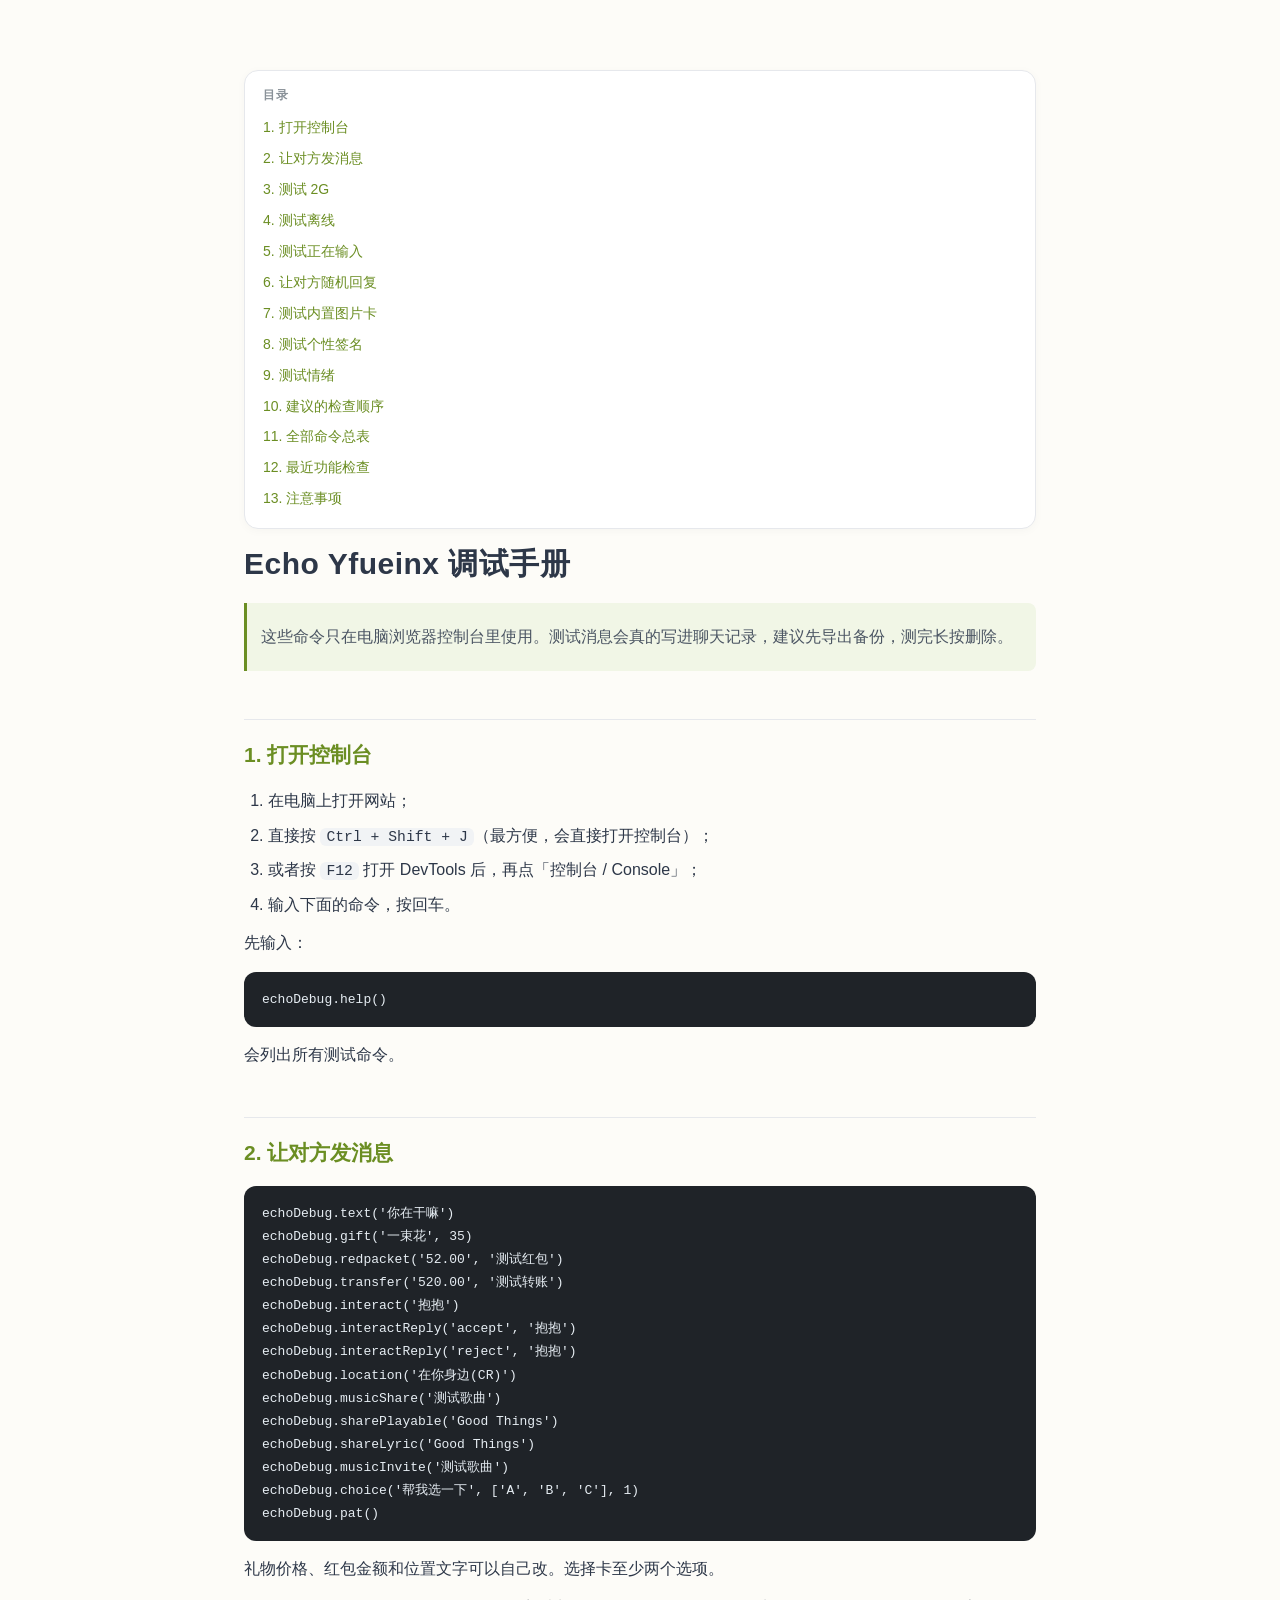
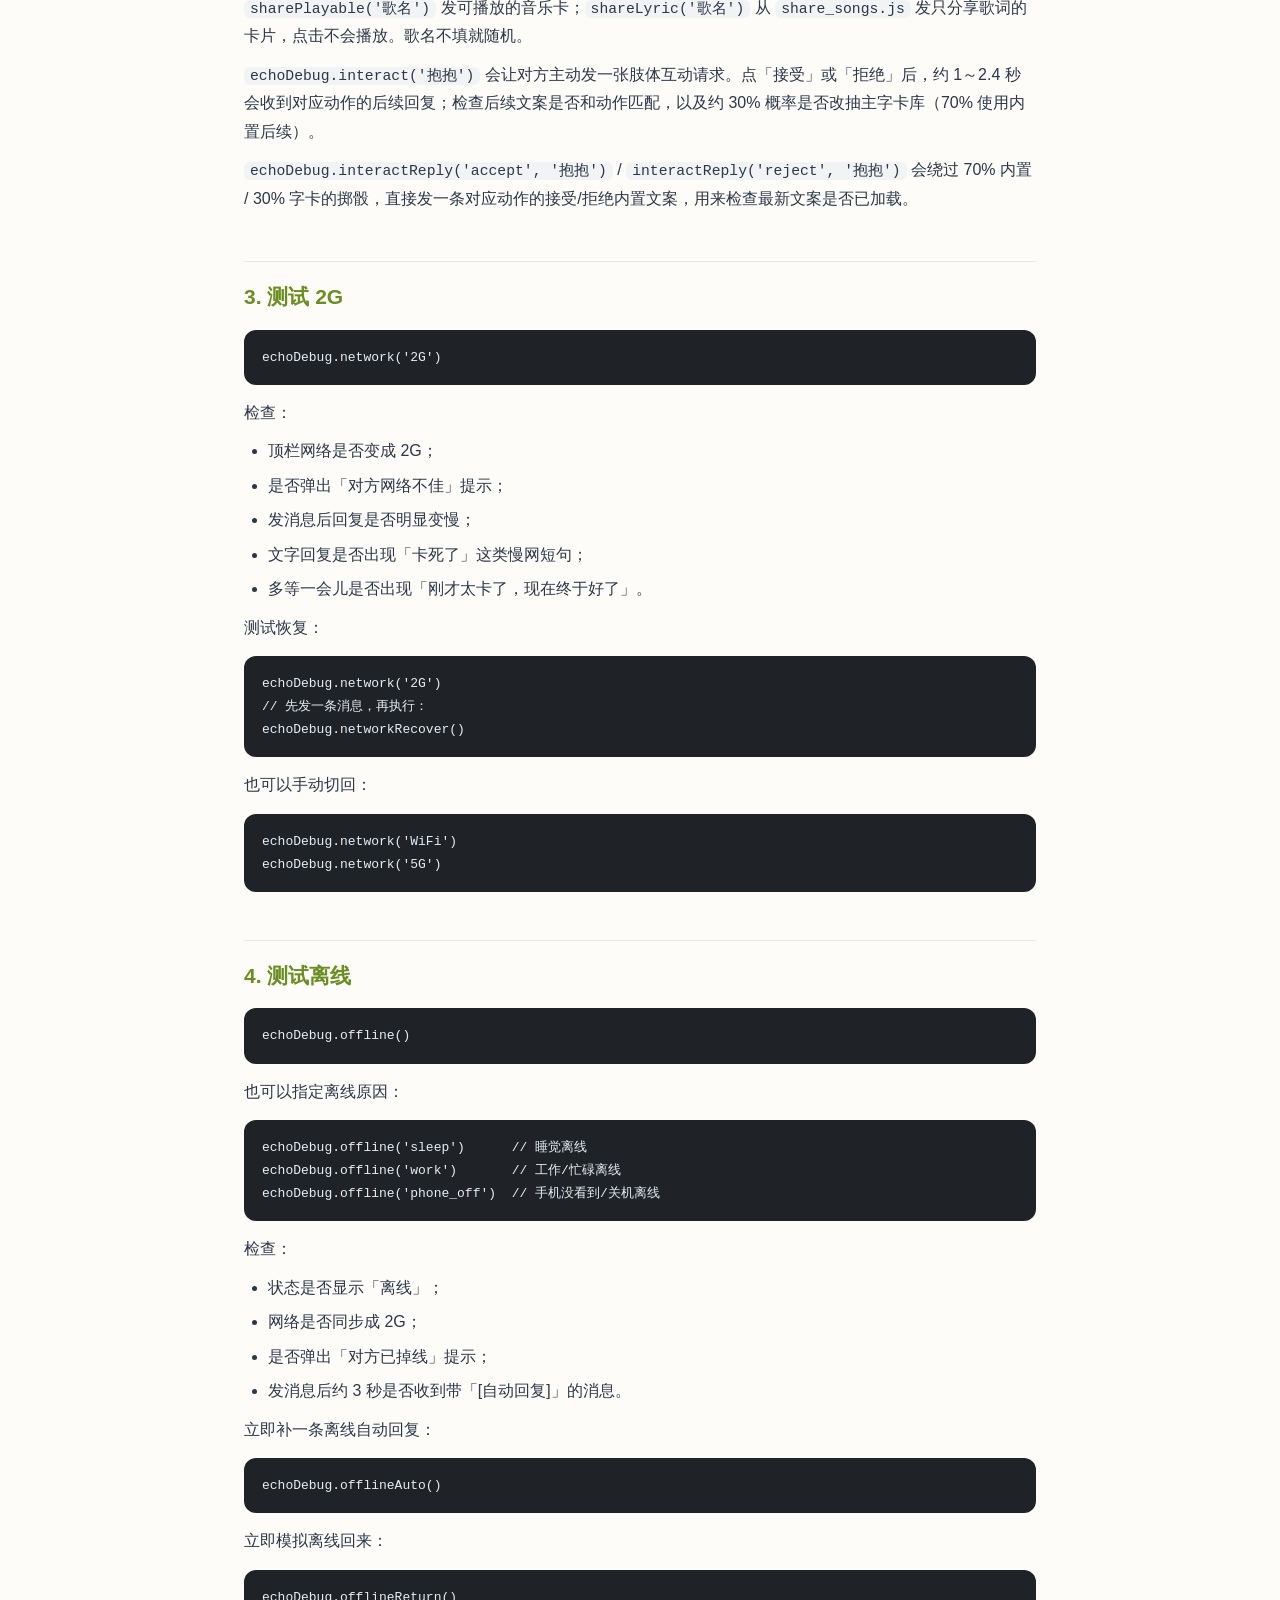
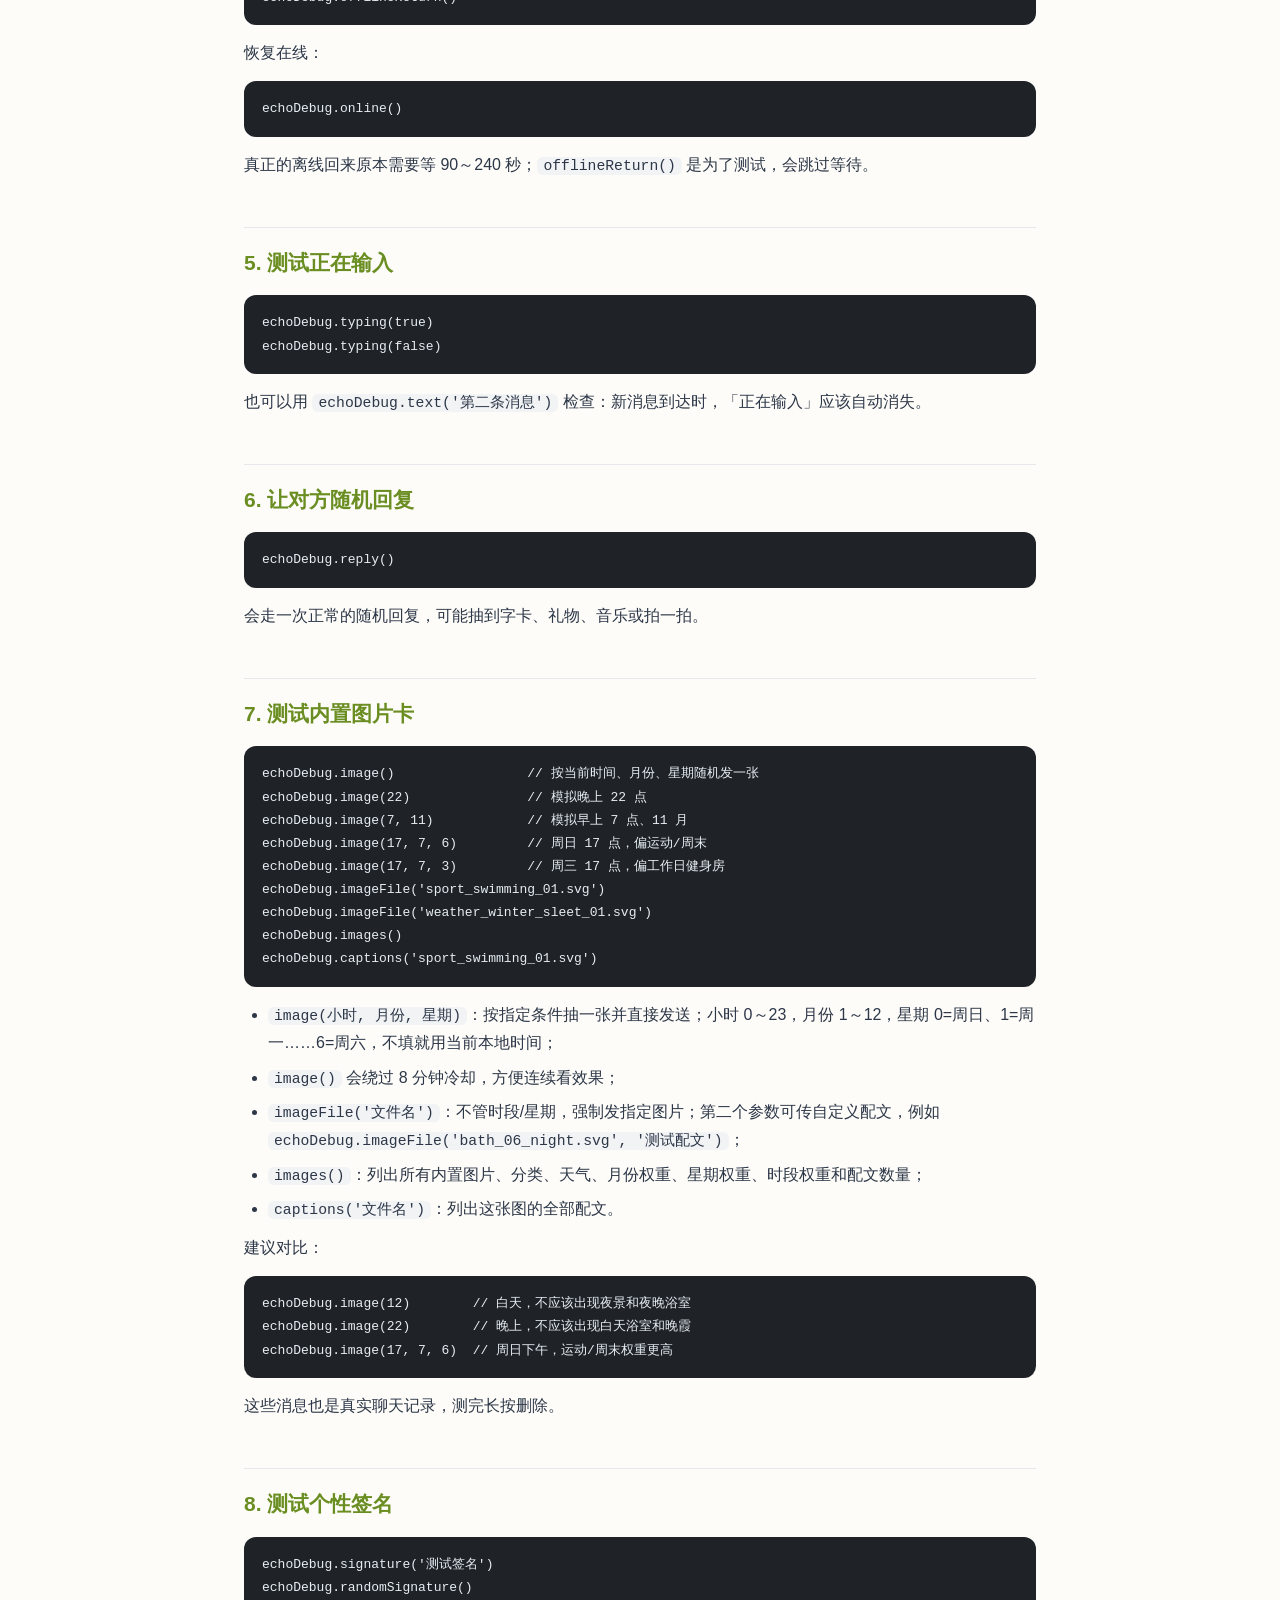
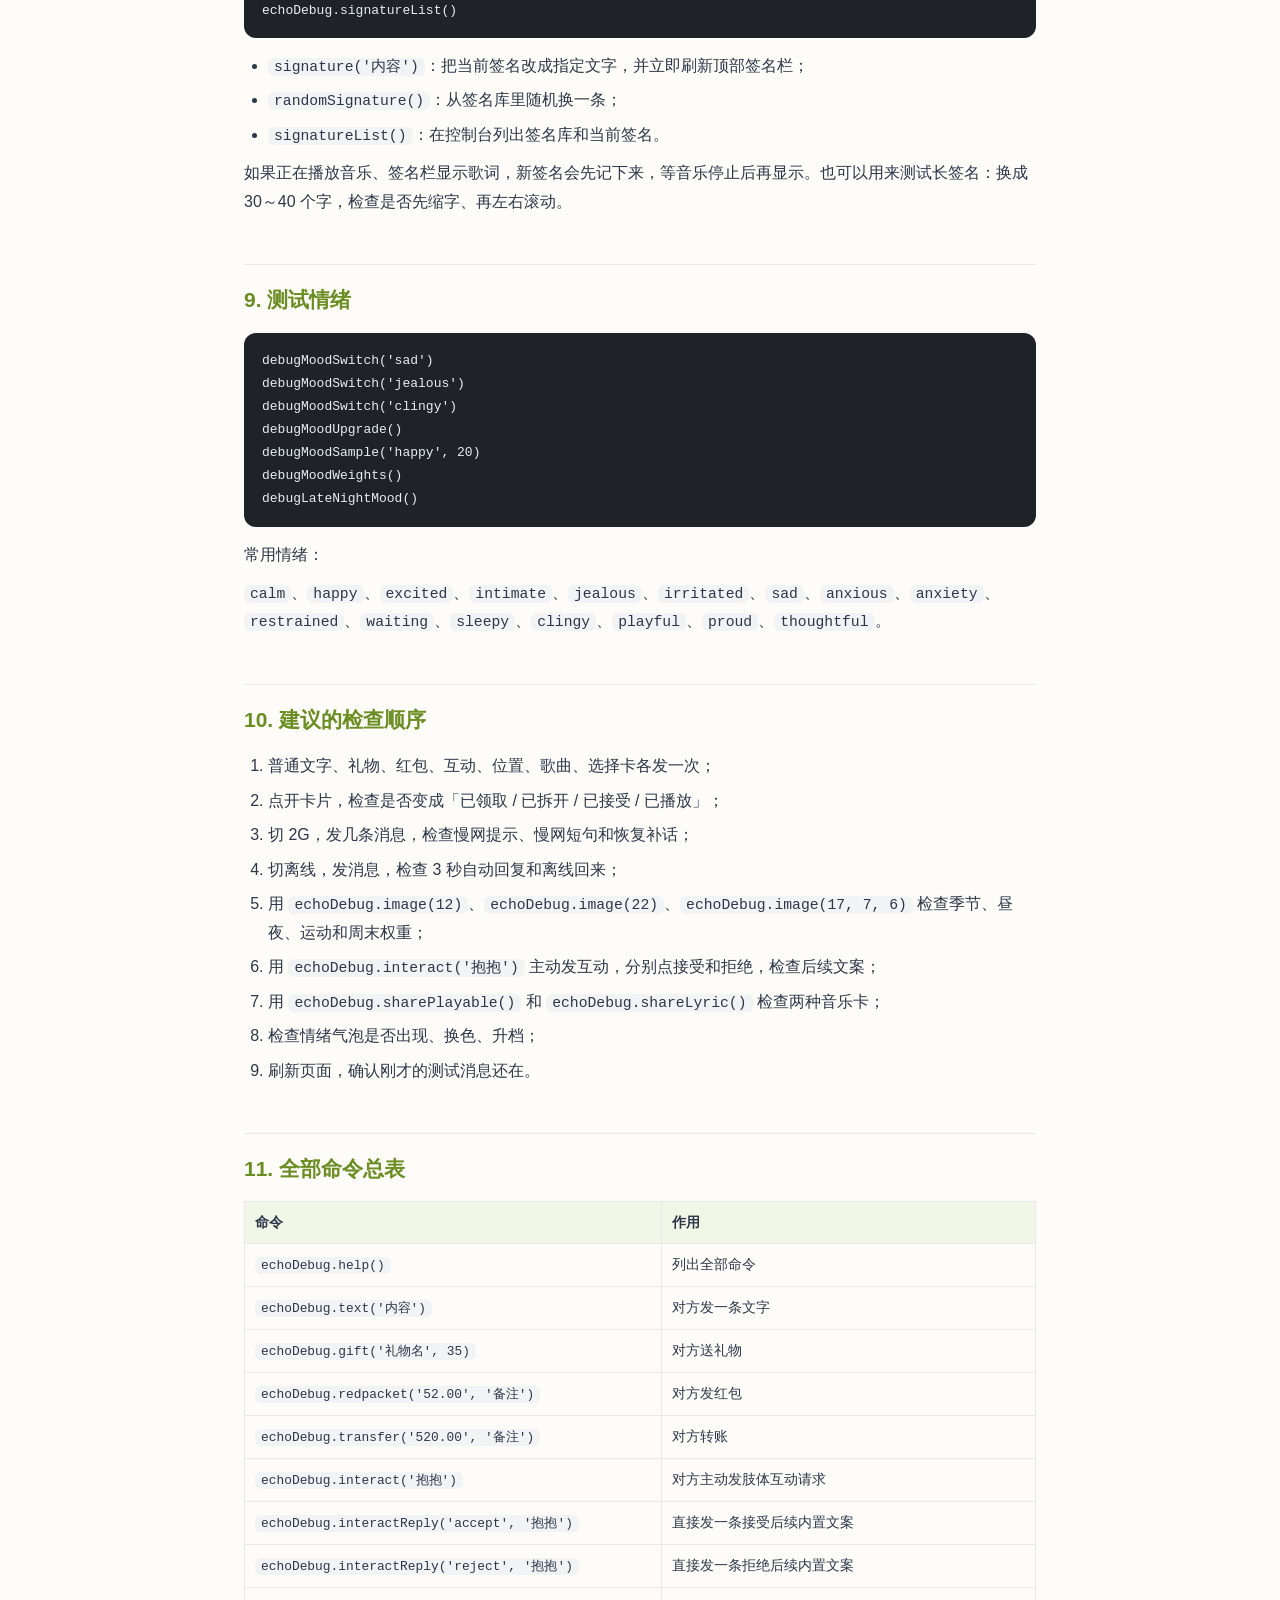
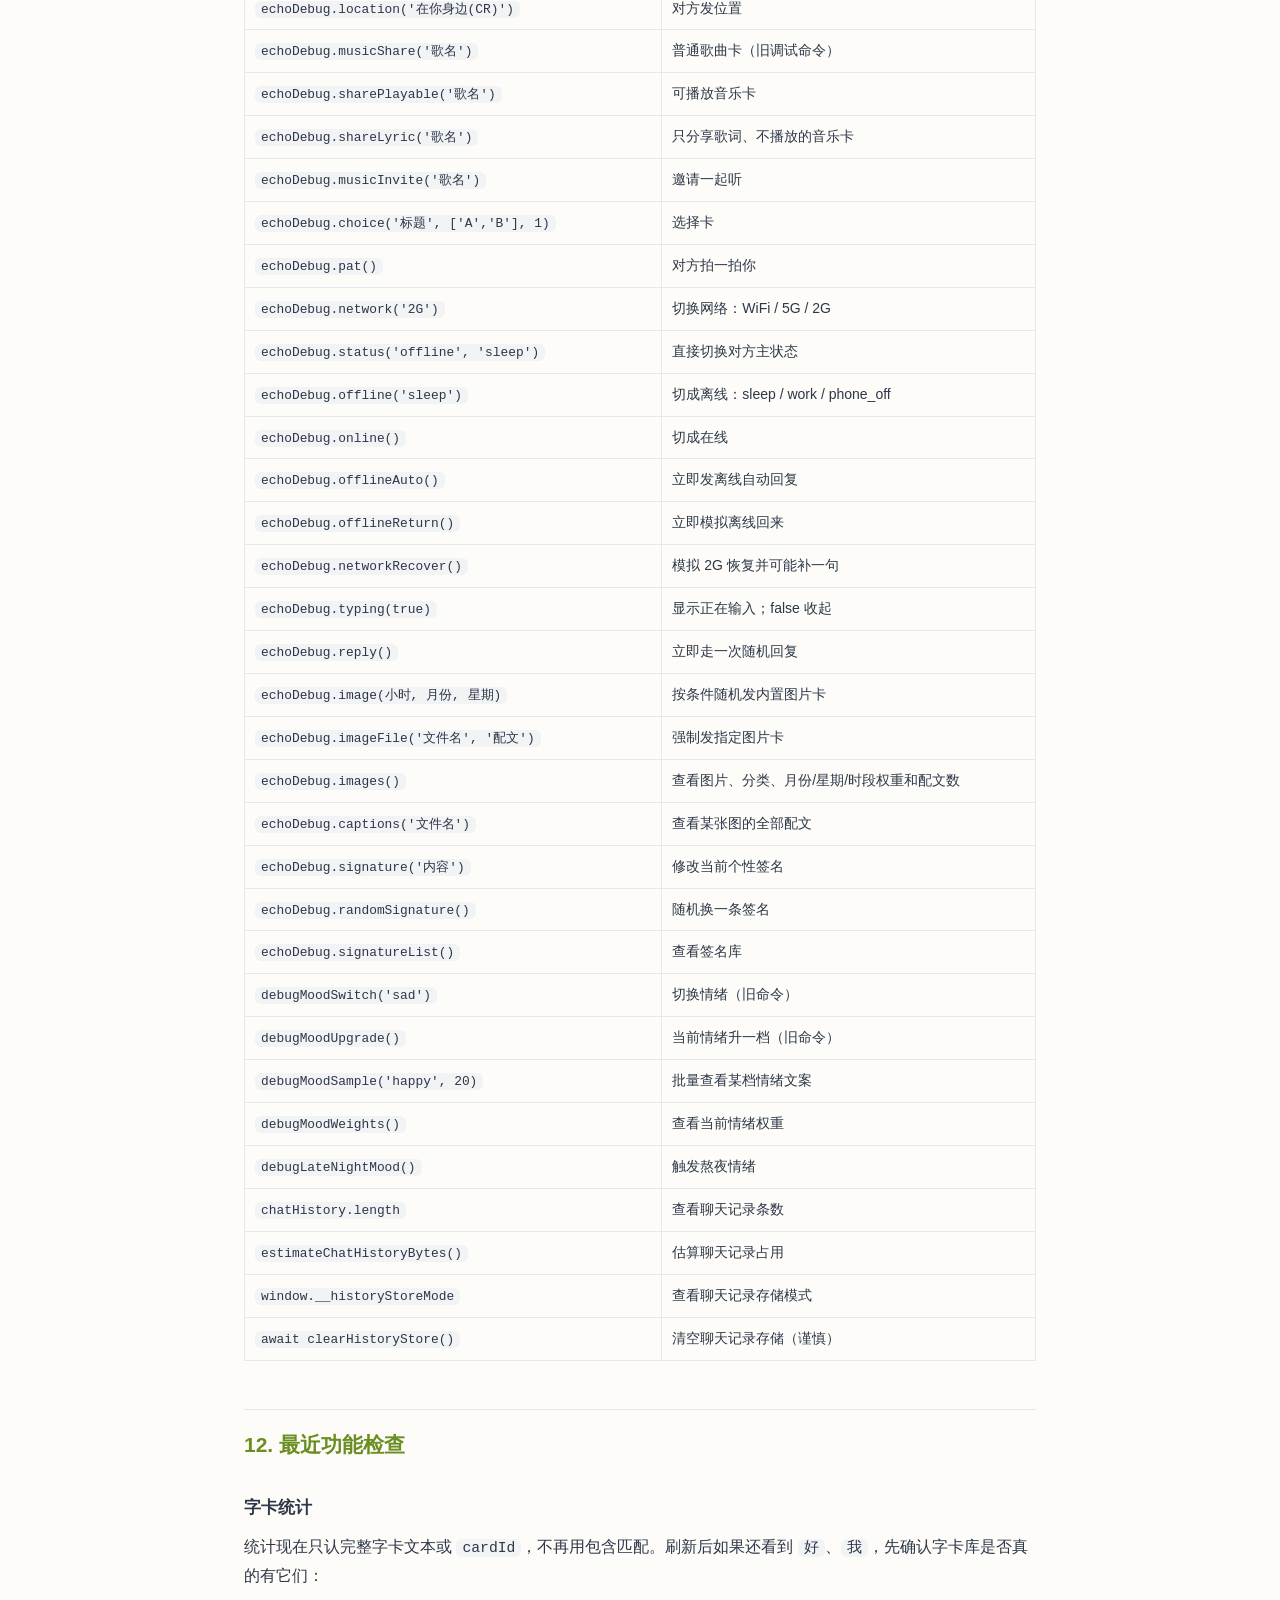
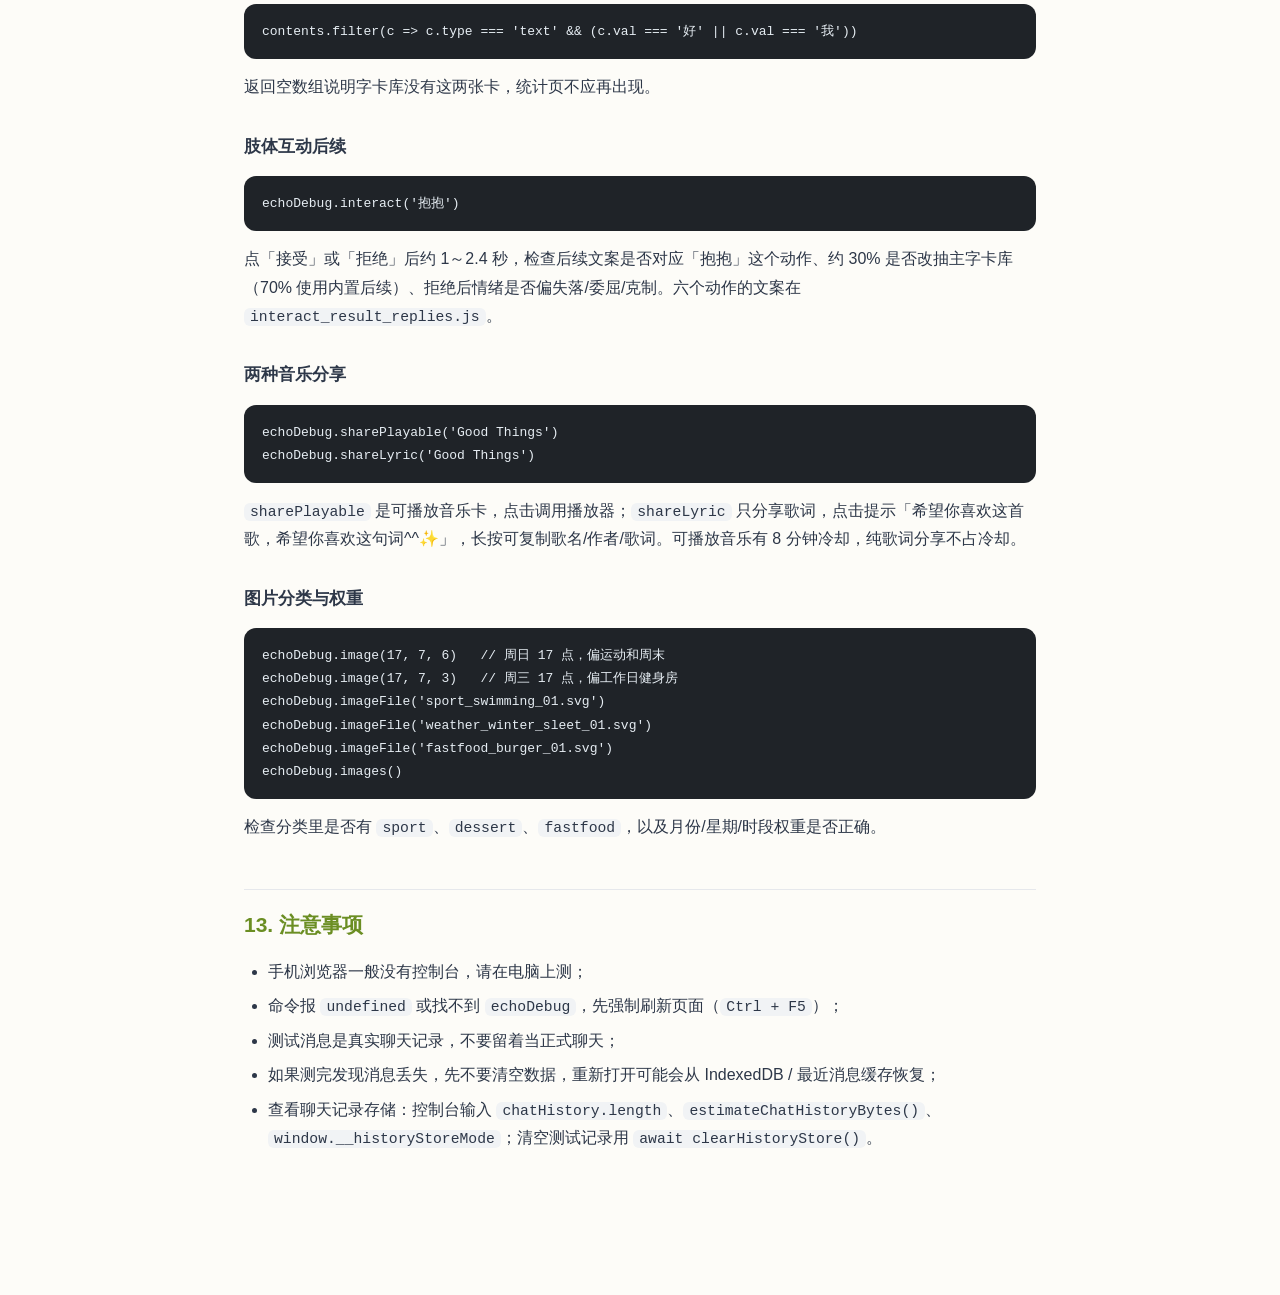
<file: 调试手册.html>
<!DOCTYPE html>
<html lang="zh-CN">
<head>
<meta charset="UTF-8">
<meta name="viewport" content="width=device-width, initial-scale=1.0">
<title>Echo Yfueinx 调试手册</title>
<style>
  :root {
    --brand:#6B8E23; --brand-soft:#f1f6e6; --bg:#fdfcf8; --card:#ffffff;
    --text:#2d3748; --border:#e6e8ec; --code-bg:#f1f3f5;
  }
  * { box-sizing: border-box; }
  body { margin:0; background:var(--bg); color:var(--text); line-height:1.78;
    font-family: -apple-system, "PingFang SC", "Microsoft YaHei", "Noto Sans SC", sans-serif; }
  .wrap { max-width: 840px; margin: 0 auto; padding: 44px 24px 90px; }
  h1 { font-size: 30px; margin: 0 0 6px; letter-spacing:.5px; }
  h2 { font-size: 21px; color: var(--brand); margin: 48px 0 14px; padding-top: 16px; border-top: 1px solid var(--border); }
  h3 { font-size: 17px; margin: 30px 0 10px; }
  h4 { font-size: 15px; margin: 22px 0 8px; }
  p { margin: 10px 0; }
  code { background: var(--code-bg); padding: 1px 6px; border-radius: 6px; font-size: .92em;
    font-family: ui-monospace, Consolas, "Courier New", monospace; }
  pre { background:#1f2328; color:#e6edf3; padding:16px 18px; border-radius:12px; overflow:auto; margin:14px 0; }
  pre code { background:none; padding:0; color:inherit; font-size:13px; line-height:1.6; }
  table { width:100%; border-collapse:collapse; margin:14px 0; font-size:14px; }
  th, td { border:1px solid var(--border); padding:8px 10px; text-align:left; vertical-align:top; }
  th { background: var(--brand-soft); font-weight:600; }
  blockquote { margin:12px 0; padding:10px 14px; border-left:3px solid var(--brand);
    background: var(--brand-soft); border-radius:0 8px 8px 0; color:#4b5563; }
  ul, ol { padding-left: 24px; margin: 10px 0; }
  li { margin: 6px 0; }
  li pre { margin: 8px 0; }
  hr { border:none; border-top:1px solid var(--border); margin:34px 0; }
  a { color: var(--brand); }
  img { max-width: 100%; }
  .toc { background:var(--card); border:1px solid var(--border); border-radius:14px;
    padding:14px 18px; margin:26px 0 8px; font-size:14px; box-shadow:0 2px 10px rgba(0,0,0,.03); }
  .toc strong { display:block; margin-bottom:6px; color:#8a9299; font-size:12px; letter-spacing:1px; }
  .toc a { color:var(--brand); text-decoration:none; display:block; padding:3px 0; }
  .toc a:hover { text-decoration:underline; }
  @media (prefers-color-scheme: dark) {
    :root { --bg:#141414; --card:#1d1d1d; --text:#e5e7eb; --border:#333; --code-bg:#2a2a2a; --brand-soft:#2b3320; }
    h2 { color:#A4C639; }
    code { background:#2a2a2a; }
    blockquote { color:#c9d1d9; }
  }
  @media (max-width: 640px) {
    .wrap { padding: 28px 16px 70px; }
    h1 { font-size: 25px; }
    h2 { font-size: 19px; }
    table { font-size: 12px; }
    th, td { padding: 6px 7px; }
  }
  </style>
</head>
<body>
<div class="wrap"><nav class="toc"><strong>目录</strong><a href="#sec-1">1. 打开控制台</a><a href="#sec-2">2. 让对方发消息</a><a href="#sec-3">3. 测试 2G</a><a href="#sec-4">4. 测试离线</a><a href="#sec-5">5. 测试正在输入</a><a href="#sec-6">6. 让对方随机回复</a><a href="#sec-7">7. 测试内置图片卡</a><a href="#sec-8">8. 测试个性签名</a><a href="#sec-9">9. 测试情绪</a><a href="#sec-10">10. 建议的检查顺序</a><a href="#sec-11">11. 全部命令总表</a><a href="#sec-12">12. 最近功能检查</a><a href="#sec-13">13. 注意事项</a></nav><h1>Echo Yfueinx 调试手册</h1>
<blockquote>
<p>这些命令只在电脑浏览器控制台里使用。测试消息会真的写进聊天记录，建议先导出备份，测完长按删除。</p>
</blockquote>
<h2 id="sec-1">1. 打开控制台</h2>
<ol>
<li>在电脑上打开网站；</li>
<li>直接按 <code>Ctrl + Shift + J</code>（最方便，会直接打开控制台）；</li>
<li>或者按 <code>F12</code> 打开 DevTools 后，再点「控制台 / Console」；</li>
<li>输入下面的命令，按回车。</li>
</ol>
<p>先输入：</p>
<pre><code class="language-js">echoDebug.help()
</code></pre>
<p>会列出所有测试命令。</p>
<h2 id="sec-2">2. 让对方发消息</h2>
<pre><code class="language-js">echoDebug.text('你在干嘛')
echoDebug.gift('一束花', 35)
echoDebug.redpacket('52.00', '测试红包')
echoDebug.transfer('520.00', '测试转账')
echoDebug.interact('抱抱')
echoDebug.interactReply('accept', '抱抱')
echoDebug.interactReply('reject', '抱抱')
echoDebug.location('在你身边(CR)')
echoDebug.musicShare('测试歌曲')
echoDebug.sharePlayable('Good Things')
echoDebug.shareLyric('Good Things')
echoDebug.musicInvite('测试歌曲')
echoDebug.choice('帮我选一下', ['A', 'B', 'C'], 1)
echoDebug.pat()
</code></pre>
<p>礼物价格、红包金额和位置文字可以自己改。选择卡至少两个选项。</p>
<p><code>sharePlayable('歌名')</code> 发可播放的音乐卡；<code>shareLyric('歌名')</code> 从 <code>share_songs.js</code> 发只分享歌词的卡片，点击不会播放。歌名不填就随机。</p>
<p><code>echoDebug.interact('抱抱')</code> 会让对方主动发一张肢体互动请求。点「接受」或「拒绝」后，约 1～2.4 秒会收到对应动作的后续回复；检查后续文案是否和动作匹配，以及约 30% 概率是否改抽主字卡库（70% 使用内置后续）。</p>
<p><code>echoDebug.interactReply('accept', '抱抱')</code> / <code>interactReply('reject', '抱抱')</code> 会绕过 70% 内置 / 30% 字卡的掷骰，直接发一条对应动作的接受/拒绝内置文案，用来检查最新文案是否已加载。</p>
<h2 id="sec-3">3. 测试 2G</h2>
<pre><code class="language-js">echoDebug.network('2G')
</code></pre>
<p>检查：</p>
<ul>
<li>顶栏网络是否变成 2G；</li>
<li>是否弹出「对方网络不佳」提示；</li>
<li>发消息后回复是否明显变慢；</li>
<li>文字回复是否出现「卡死了」这类慢网短句；</li>
<li>多等一会儿是否出现「刚才太卡了，现在终于好了」。</li>
</ul>
<p>测试恢复：</p>
<pre><code class="language-js">echoDebug.network('2G')
// 先发一条消息，再执行：
echoDebug.networkRecover()
</code></pre>
<p>也可以手动切回：</p>
<pre><code class="language-js">echoDebug.network('WiFi')
echoDebug.network('5G')
</code></pre>
<h2 id="sec-4">4. 测试离线</h2>
<pre><code class="language-js">echoDebug.offline()
</code></pre>
<p>也可以指定离线原因：</p>
<pre><code class="language-js">echoDebug.offline('sleep')      // 睡觉离线
echoDebug.offline('work')       // 工作/忙碌离线
echoDebug.offline('phone_off')  // 手机没看到/关机离线
</code></pre>
<p>检查：</p>
<ul>
<li>状态是否显示「离线」；</li>
<li>网络是否同步成 2G；</li>
<li>是否弹出「对方已掉线」提示；</li>
<li>发消息后约 3 秒是否收到带「[自动回复]」的消息。</li>
</ul>
<p>立即补一条离线自动回复：</p>
<pre><code class="language-js">echoDebug.offlineAuto()
</code></pre>
<p>立即模拟离线回来：</p>
<pre><code class="language-js">echoDebug.offlineReturn()
</code></pre>
<p>恢复在线：</p>
<pre><code class="language-js">echoDebug.online()
</code></pre>
<p>真正的离线回来原本需要等 90～240 秒；<code>offlineReturn()</code> 是为了测试，会跳过等待。</p>
<h2 id="sec-5">5. 测试正在输入</h2>
<pre><code class="language-js">echoDebug.typing(true)
echoDebug.typing(false)
</code></pre>
<p>也可以用 <code>echoDebug.text('第二条消息')</code> 检查：新消息到达时，「正在输入」应该自动消失。</p>
<h2 id="sec-6">6. 让对方随机回复</h2>
<pre><code class="language-js">echoDebug.reply()
</code></pre>
<p>会走一次正常的随机回复，可能抽到字卡、礼物、音乐或拍一拍。</p>
<h2 id="sec-7">7. 测试内置图片卡</h2>
<pre><code class="language-js">echoDebug.image()                 // 按当前时间、月份、星期随机发一张
echoDebug.image(22)               // 模拟晚上 22 点
echoDebug.image(7, 11)            // 模拟早上 7 点、11 月
echoDebug.image(17, 7, 6)         // 周日 17 点，偏运动/周末
echoDebug.image(17, 7, 3)         // 周三 17 点，偏工作日健身房
echoDebug.imageFile('sport_swimming_01.svg')
echoDebug.imageFile('weather_winter_sleet_01.svg')
echoDebug.images()
echoDebug.captions('sport_swimming_01.svg')
</code></pre>
<ul>
<li><code>image(小时, 月份, 星期)</code>：按指定条件抽一张并直接发送；小时 0～23，月份 1～12，星期 0=周日、1=周一……6=周六，不填就用当前本地时间；</li>
<li><code>image()</code> 会绕过 8 分钟冷却，方便连续看效果；</li>
<li><code>imageFile('文件名')</code>：不管时段/星期，强制发指定图片；第二个参数可传自定义配文，例如 <code>echoDebug.imageFile('bath_06_night.svg', '测试配文')</code>；</li>
<li><code>images()</code>：列出所有内置图片、分类、天气、月份权重、星期权重、时段权重和配文数量；</li>
<li><code>captions('文件名')</code>：列出这张图的全部配文。</li>
</ul>
<p>建议对比：</p>
<pre><code class="language-js">echoDebug.image(12)        // 白天，不应该出现夜景和夜晚浴室
echoDebug.image(22)        // 晚上，不应该出现白天浴室和晚霞
echoDebug.image(17, 7, 6)  // 周日下午，运动/周末权重更高
</code></pre>
<p>这些消息也是真实聊天记录，测完长按删除。</p>
<h2 id="sec-8">8. 测试个性签名</h2>
<pre><code class="language-js">echoDebug.signature('测试签名')
echoDebug.randomSignature()
echoDebug.signatureList()
</code></pre>
<ul>
<li><code>signature('内容')</code>：把当前签名改成指定文字，并立即刷新顶部签名栏；</li>
<li><code>randomSignature()</code>：从签名库里随机换一条；</li>
<li><code>signatureList()</code>：在控制台列出签名库和当前签名。</li>
</ul>
<p>如果正在播放音乐、签名栏显示歌词，新签名会先记下来，等音乐停止后再显示。也可以用来测试长签名：换成 30～40 个字，检查是否先缩字、再左右滚动。</p>
<h2 id="sec-9">9. 测试情绪</h2>
<pre><code class="language-js">debugMoodSwitch('sad')
debugMoodSwitch('jealous')
debugMoodSwitch('clingy')
debugMoodUpgrade()
debugMoodSample('happy', 20)
debugMoodWeights()
debugLateNightMood()
</code></pre>
<p>常用情绪：</p>
<p><code>calm</code>、<code>happy</code>、<code>excited</code>、<code>intimate</code>、<code>jealous</code>、<code>irritated</code>、<code>sad</code>、<code>anxious</code>、<code>anxiety</code>、<code>restrained</code>、<code>waiting</code>、<code>sleepy</code>、<code>clingy</code>、<code>playful</code>、<code>proud</code>、<code>thoughtful</code>。</p>
<h2 id="sec-10">10. 建议的检查顺序</h2>
<ol>
<li>普通文字、礼物、红包、互动、位置、歌曲、选择卡各发一次；</li>
<li>点开卡片，检查是否变成「已领取 / 已拆开 / 已接受 / 已播放」；</li>
<li>切 2G，发几条消息，检查慢网提示、慢网短句和恢复补话；</li>
<li>切离线，发消息，检查 3 秒自动回复和离线回来；</li>
<li>用 <code>echoDebug.image(12)</code>、<code>echoDebug.image(22)</code>、<code>echoDebug.image(17, 7, 6)</code> 检查季节、昼夜、运动和周末权重；</li>
<li>用 <code>echoDebug.interact('抱抱')</code> 主动发互动，分别点接受和拒绝，检查后续文案；</li>
<li>用 <code>echoDebug.sharePlayable()</code> 和 <code>echoDebug.shareLyric()</code> 检查两种音乐卡；</li>
<li>检查情绪气泡是否出现、换色、升档；</li>
<li>刷新页面，确认刚才的测试消息还在。</li>
</ol>
<h2 id="sec-11">11. 全部命令总表</h2>
<table>
<tr><th>命令</th><th>作用</th></tr>
<tr><td><code>echoDebug.help()</code></td><td>列出全部命令</td></tr>
<tr><td><code>echoDebug.text('内容')</code></td><td>对方发一条文字</td></tr>
<tr><td><code>echoDebug.gift('礼物名', 35)</code></td><td>对方送礼物</td></tr>
<tr><td><code>echoDebug.redpacket('52.00', '备注')</code></td><td>对方发红包</td></tr>
<tr><td><code>echoDebug.transfer('520.00', '备注')</code></td><td>对方转账</td></tr>
<tr><td><code>echoDebug.interact('抱抱')</code></td><td>对方主动发肢体互动请求</td></tr>
<tr><td><code>echoDebug.interactReply('accept', '抱抱')</code></td><td>直接发一条接受后续内置文案</td></tr>
<tr><td><code>echoDebug.interactReply('reject', '抱抱')</code></td><td>直接发一条拒绝后续内置文案</td></tr>
<tr><td><code>echoDebug.location('在你身边(CR)')</code></td><td>对方发位置</td></tr>
<tr><td><code>echoDebug.musicShare('歌名')</code></td><td>普通歌曲卡（旧调试命令）</td></tr>
<tr><td><code>echoDebug.sharePlayable('歌名')</code></td><td>可播放音乐卡</td></tr>
<tr><td><code>echoDebug.shareLyric('歌名')</code></td><td>只分享歌词、不播放的音乐卡</td></tr>
<tr><td><code>echoDebug.musicInvite('歌名')</code></td><td>邀请一起听</td></tr>
<tr><td><code>echoDebug.choice('标题', ['A','B'], 1)</code></td><td>选择卡</td></tr>
<tr><td><code>echoDebug.pat()</code></td><td>对方拍一拍你</td></tr>
<tr><td><code>echoDebug.network('2G')</code></td><td>切换网络：WiFi / 5G / 2G</td></tr>
<tr><td><code>echoDebug.status('offline', 'sleep')</code></td><td>直接切换对方主状态</td></tr>
<tr><td><code>echoDebug.offline('sleep')</code></td><td>切成离线：sleep / work / phone_off</td></tr>
<tr><td><code>echoDebug.online()</code></td><td>切成在线</td></tr>
<tr><td><code>echoDebug.offlineAuto()</code></td><td>立即发离线自动回复</td></tr>
<tr><td><code>echoDebug.offlineReturn()</code></td><td>立即模拟离线回来</td></tr>
<tr><td><code>echoDebug.networkRecover()</code></td><td>模拟 2G 恢复并可能补一句</td></tr>
<tr><td><code>echoDebug.typing(true)</code></td><td>显示正在输入；false 收起</td></tr>
<tr><td><code>echoDebug.reply()</code></td><td>立即走一次随机回复</td></tr>
<tr><td><code>echoDebug.image(小时, 月份, 星期)</code></td><td>按条件随机发内置图片卡</td></tr>
<tr><td><code>echoDebug.imageFile('文件名', '配文')</code></td><td>强制发指定图片卡</td></tr>
<tr><td><code>echoDebug.images()</code></td><td>查看图片、分类、月份/星期/时段权重和配文数</td></tr>
<tr><td><code>echoDebug.captions('文件名')</code></td><td>查看某张图的全部配文</td></tr>
<tr><td><code>echoDebug.signature('内容')</code></td><td>修改当前个性签名</td></tr>
<tr><td><code>echoDebug.randomSignature()</code></td><td>随机换一条签名</td></tr>
<tr><td><code>echoDebug.signatureList()</code></td><td>查看签名库</td></tr>
<tr><td><code>debugMoodSwitch('sad')</code></td><td>切换情绪（旧命令）</td></tr>
<tr><td><code>debugMoodUpgrade()</code></td><td>当前情绪升一档（旧命令）</td></tr>
<tr><td><code>debugMoodSample('happy', 20)</code></td><td>批量查看某档情绪文案</td></tr>
<tr><td><code>debugMoodWeights()</code></td><td>查看当前情绪权重</td></tr>
<tr><td><code>debugLateNightMood()</code></td><td>触发熬夜情绪</td></tr>
<tr><td><code>chatHistory.length</code></td><td>查看聊天记录条数</td></tr>
<tr><td><code>estimateChatHistoryBytes()</code></td><td>估算聊天记录占用</td></tr>
<tr><td><code>window.__historyStoreMode</code></td><td>查看聊天记录存储模式</td></tr>
<tr><td><code>await clearHistoryStore()</code></td><td>清空聊天记录存储（谨慎）</td></tr>
</table>
<h2 id="sec-12">12. 最近功能检查</h2>
<h3>字卡统计</h3>
<p>统计现在只认完整字卡文本或 <code>cardId</code>，不再用包含匹配。刷新后如果还看到 <code>好</code>、<code>我</code>，先确认字卡库是否真的有它们：</p>
<pre><code class="language-js">contents.filter(c => c.type === 'text' && (c.val === '好' || c.val === '我'))
</code></pre>
<p>返回空数组说明字卡库没有这两张卡，统计页不应再出现。</p>
<h3>肢体互动后续</h3>
<pre><code class="language-js">echoDebug.interact('抱抱')
</code></pre>
<p>点「接受」或「拒绝」后约 1～2.4 秒，检查后续文案是否对应「抱抱」这个动作、约 30% 是否改抽主字卡库（70% 使用内置后续）、拒绝后情绪是否偏失落/委屈/克制。六个动作的文案在 <code>interact_result_replies.js</code>。</p>
<h3>两种音乐分享</h3>
<pre><code class="language-js">echoDebug.sharePlayable('Good Things')
echoDebug.shareLyric('Good Things')
</code></pre>
<p><code>sharePlayable</code> 是可播放音乐卡，点击调用播放器；<code>shareLyric</code> 只分享歌词，点击提示「希望你喜欢这首歌，希望你喜欢这句词^^✨」，长按可复制歌名/作者/歌词。可播放音乐有 8 分钟冷却，纯歌词分享不占冷却。</p>
<h3>图片分类与权重</h3>
<pre><code class="language-js">echoDebug.image(17, 7, 6)   // 周日 17 点，偏运动和周末
echoDebug.image(17, 7, 3)   // 周三 17 点，偏工作日健身房
echoDebug.imageFile('sport_swimming_01.svg')
echoDebug.imageFile('weather_winter_sleet_01.svg')
echoDebug.imageFile('fastfood_burger_01.svg')
echoDebug.images()
</code></pre>
<p>检查分类里是否有 <code>sport</code>、<code>dessert</code>、<code>fastfood</code>，以及月份/星期/时段权重是否正确。</p>
<h2 id="sec-13">13. 注意事项</h2>
<ul>
<li>手机浏览器一般没有控制台，请在电脑上测；</li>
<li>命令报 <code>undefined</code> 或找不到 <code>echoDebug</code>，先强制刷新页面（<code>Ctrl + F5</code>）；</li>
<li>测试消息是真实聊天记录，不要留着当正式聊天；</li>
<li>如果测完发现消息丢失，先不要清空数据，重新打开可能会从 IndexedDB / 最近消息缓存恢复；</li>
<li>查看聊天记录存储：控制台输入 <code>chatHistory.length</code>、<code>estimateChatHistoryBytes()</code>、<code>window.__historyStoreMode</code>；清空测试记录用 <code>await clearHistoryStore()</code>。</li>
</ul>
</div>
</body>
</html>
</file>
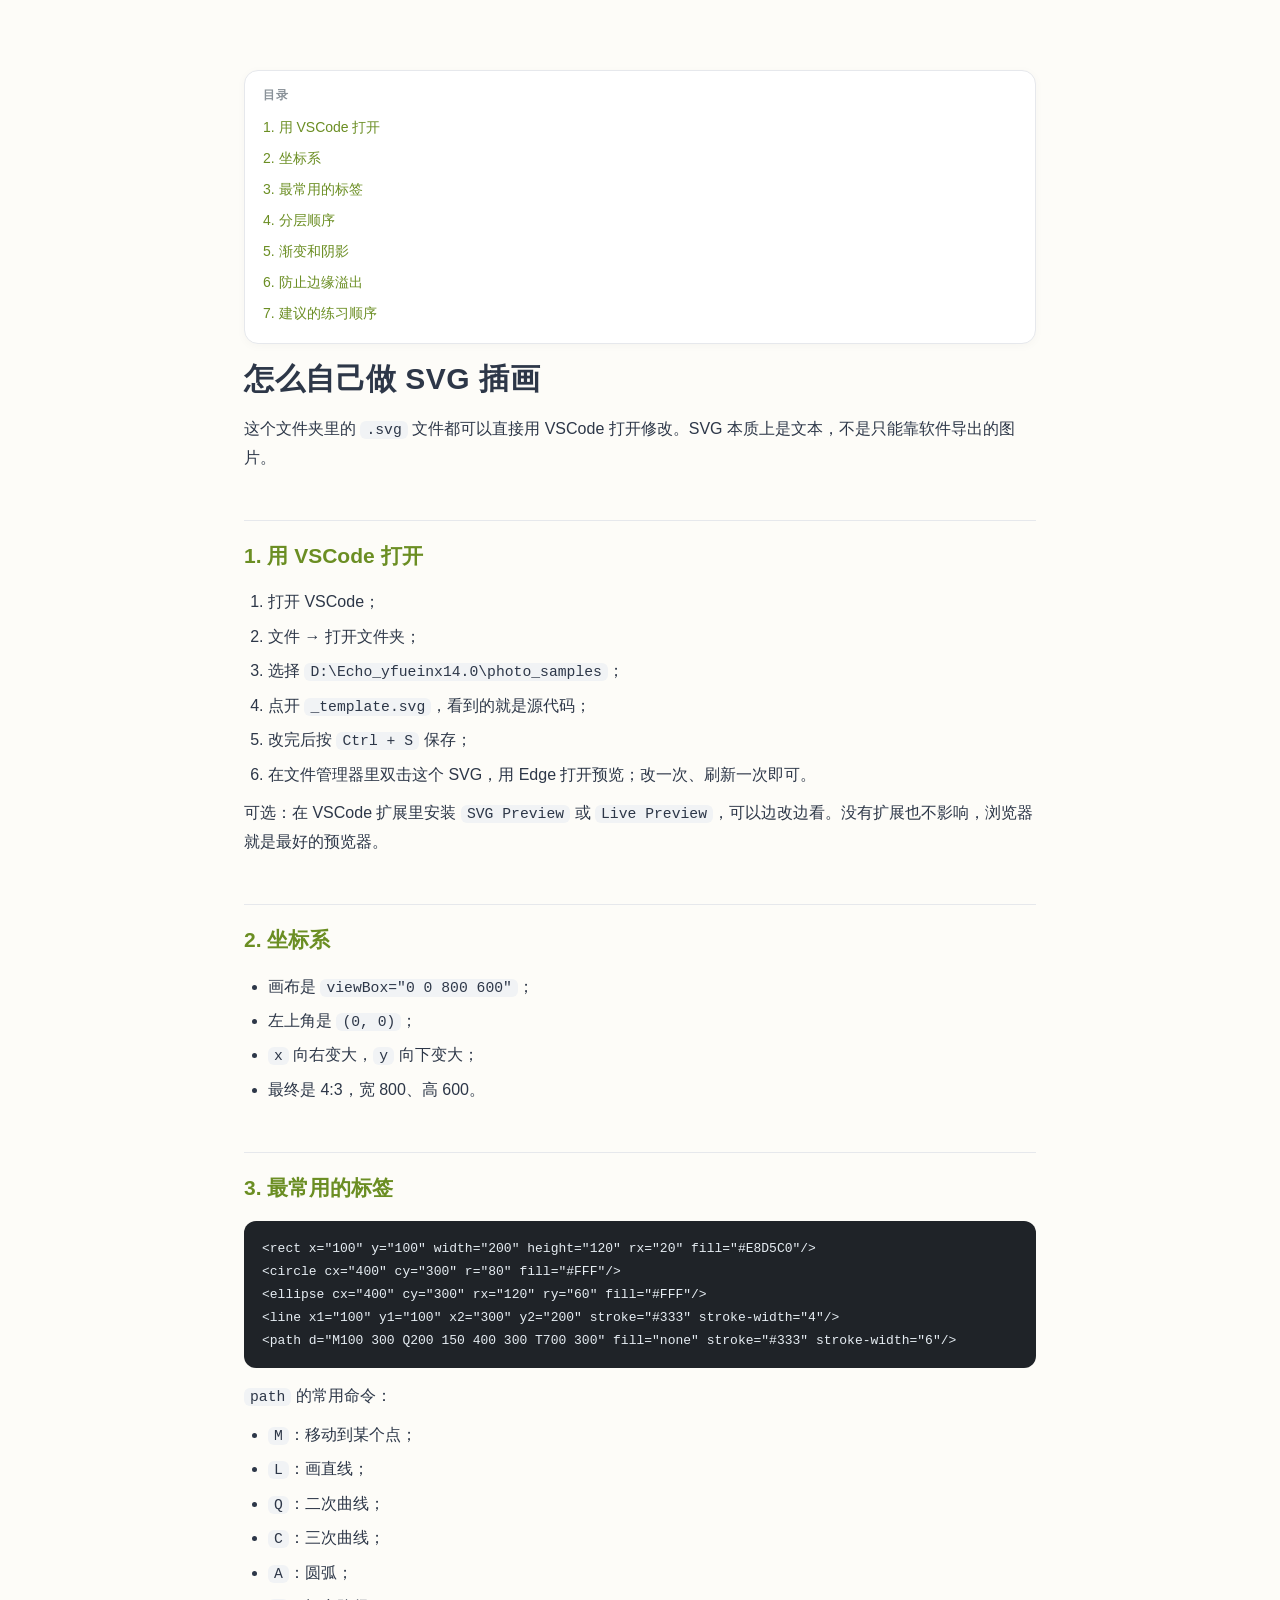
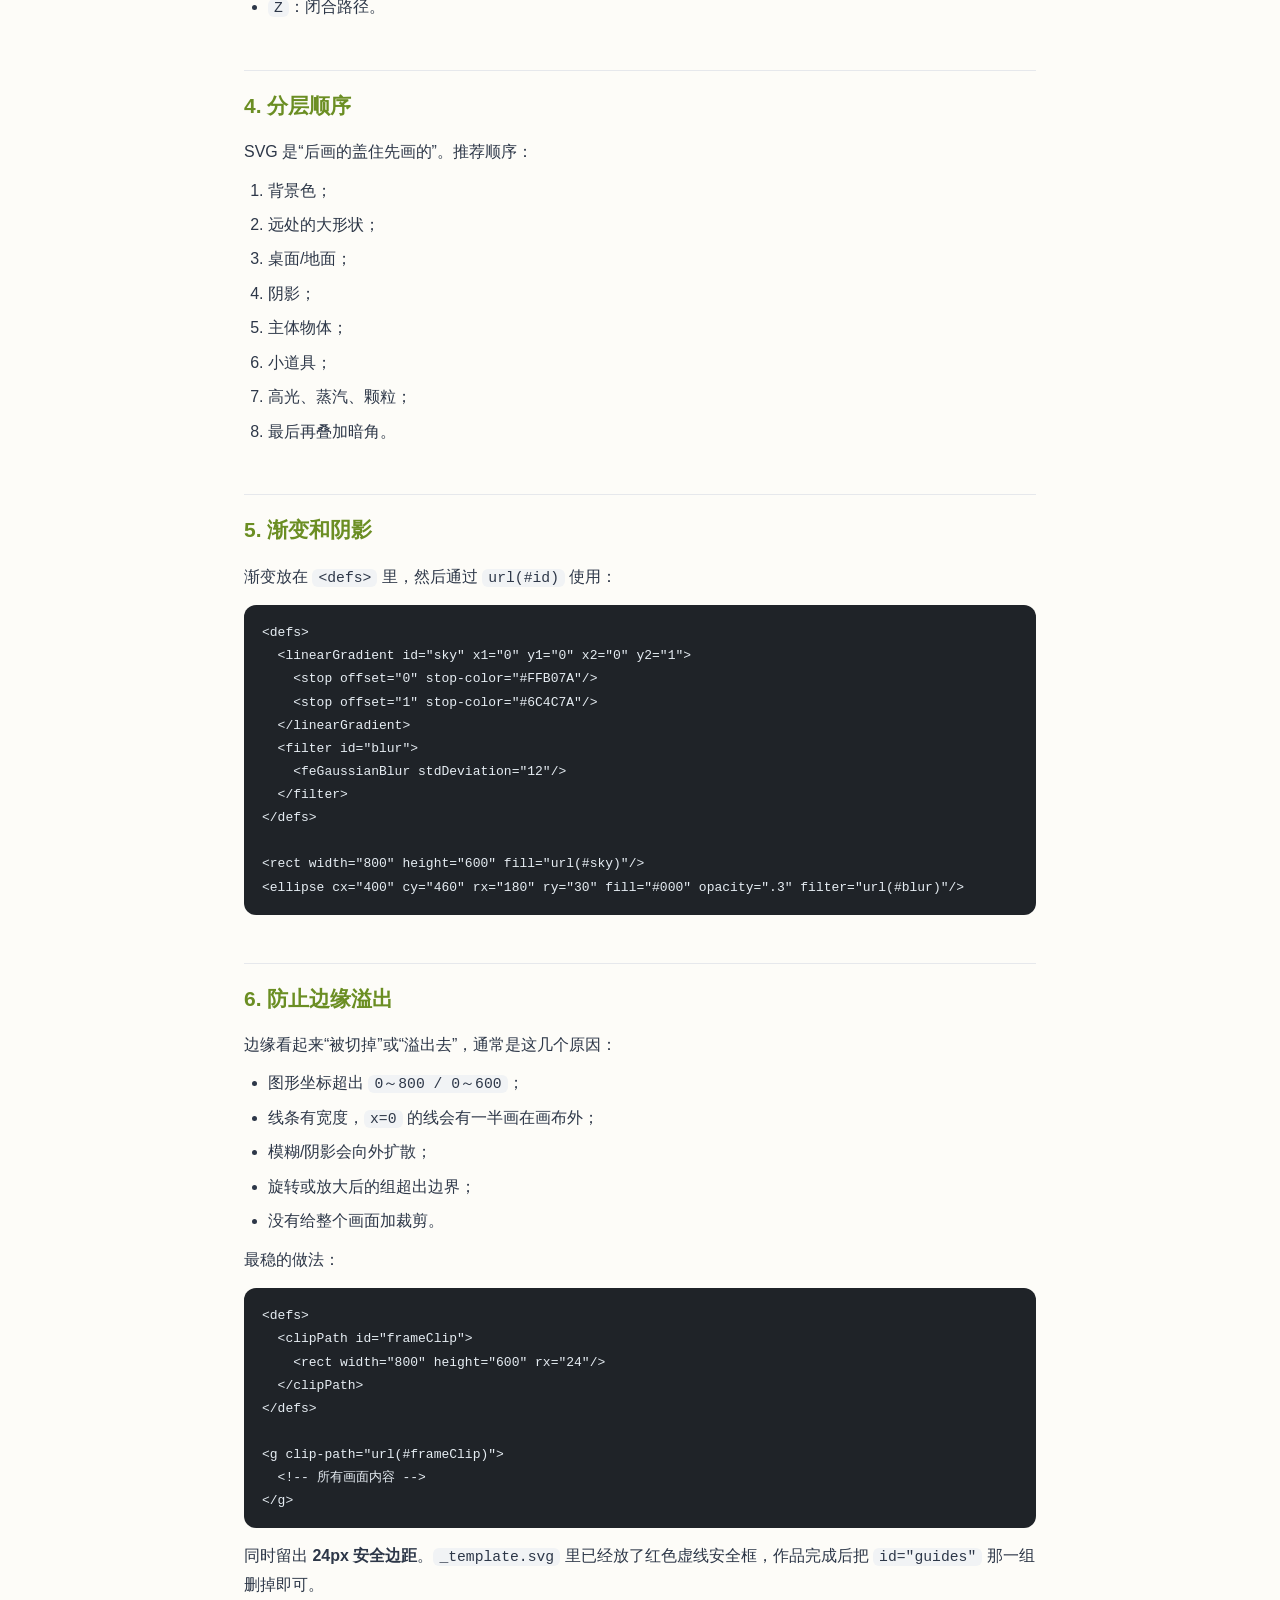
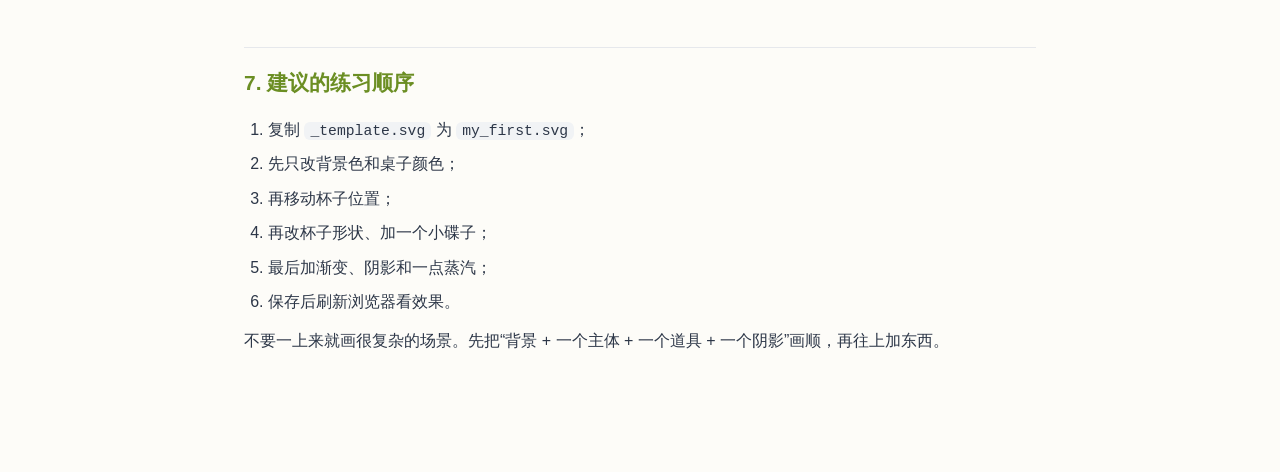
<file: image_svg/制作说明_怎么自己做 SVG 插画.html>
<!DOCTYPE html>
<html lang="zh-CN">
<head>
<meta charset="UTF-8">
<meta name="viewport" content="width=device-width, initial-scale=1.0">
<title>怎么自己做 SVG 插画</title>
<style>
  :root {
    --brand:#6B8E23; --brand-soft:#f1f6e6; --bg:#fdfcf8; --card:#ffffff;
    --text:#2d3748; --border:#e6e8ec; --code-bg:#f1f3f5;
  }
  * { box-sizing: border-box; }
  body { margin:0; background:var(--bg); color:var(--text); line-height:1.78;
    font-family: -apple-system, "PingFang SC", "Microsoft YaHei", "Noto Sans SC", sans-serif; }
  .wrap { max-width: 840px; margin: 0 auto; padding: 44px 24px 90px; }
  h1 { font-size: 30px; margin: 0 0 6px; letter-spacing:.5px; }
  h2 { font-size: 21px; color: var(--brand); margin: 48px 0 14px; padding-top: 16px; border-top: 1px solid var(--border); }
  h3 { font-size: 17px; margin: 30px 0 10px; }
  h4 { font-size: 15px; margin: 22px 0 8px; }
  p { margin: 10px 0; }
  code { background: var(--code-bg); padding: 1px 6px; border-radius: 6px; font-size: .92em;
    font-family: ui-monospace, Consolas, "Courier New", monospace; }
  pre { background:#1f2328; color:#e6edf3; padding:16px 18px; border-radius:12px; overflow:auto; margin:14px 0; }
  pre code { background:none; padding:0; color:inherit; font-size:13px; line-height:1.6; }
  table { width:100%; border-collapse:collapse; margin:14px 0; font-size:14px; }
  th, td { border:1px solid var(--border); padding:8px 10px; text-align:left; vertical-align:top; }
  th { background: var(--brand-soft); font-weight:600; }
  blockquote { margin:12px 0; padding:10px 14px; border-left:3px solid var(--brand);
    background: var(--brand-soft); border-radius:0 8px 8px 0; color:#4b5563; }
  ul, ol { padding-left: 24px; margin: 10px 0; }
  li { margin: 6px 0; }
  li pre { margin: 8px 0; }
  hr { border:none; border-top:1px solid var(--border); margin:34px 0; }
  a { color: var(--brand); }
  img { max-width: 100%; }
  .toc { background:var(--card); border:1px solid var(--border); border-radius:14px;
    padding:14px 18px; margin:26px 0 8px; font-size:14px; box-shadow:0 2px 10px rgba(0,0,0,.03); }
  .toc strong { display:block; margin-bottom:6px; color:#8a9299; font-size:12px; letter-spacing:1px; }
  .toc a { color:var(--brand); text-decoration:none; display:block; padding:3px 0; }
  .toc a:hover { text-decoration:underline; }
  @media (prefers-color-scheme: dark) {
    :root { --bg:#141414; --card:#1d1d1d; --text:#e5e7eb; --border:#333; --code-bg:#2a2a2a; --brand-soft:#2b3320; }
    h2 { color:#A4C639; }
    code { background:#2a2a2a; }
    blockquote { color:#c9d1d9; }
  }
  @media (max-width: 640px) {
    .wrap { padding: 28px 16px 70px; }
    h1 { font-size: 25px; }
    h2 { font-size: 19px; }
    table { font-size: 12px; }
    th, td { padding: 6px 7px; }
  }
  </style>
</head>
<body>
<div class="wrap"><nav class="toc"><strong>目录</strong><a href="#sec-1">1. 用 VSCode 打开</a><a href="#sec-2">2. 坐标系</a><a href="#sec-3">3. 最常用的标签</a><a href="#sec-4">4. 分层顺序</a><a href="#sec-5">5. 渐变和阴影</a><a href="#sec-6">6. 防止边缘溢出</a><a href="#sec-7">7. 建议的练习顺序</a></nav><h1>怎么自己做 SVG 插画</h1>
<p>这个文件夹里的 <code>.svg</code> 文件都可以直接用 VSCode 打开修改。SVG 本质上是文本，不是只能靠软件导出的图片。</p>
<h2 id="sec-1">1. 用 VSCode 打开</h2>
<ol>
<li>打开 VSCode；</li>
<li>文件 → 打开文件夹；</li>
<li>选择 <code>D:\Echo_yfueinx14.0\photo_samples</code>；</li>
<li>点开 <code>_template.svg</code>，看到的就是源代码；</li>
<li>改完后按 <code>Ctrl + S</code> 保存；</li>
<li>在文件管理器里双击这个 SVG，用 Edge 打开预览；改一次、刷新一次即可。</li>
</ol>
<p>可选：在 VSCode 扩展里安装 <code>SVG Preview</code> 或 <code>Live Preview</code>，可以边改边看。没有扩展也不影响，浏览器就是最好的预览器。</p>
<h2 id="sec-2">2. 坐标系</h2>
<ul>
<li>画布是 <code>viewBox="0 0 800 600"</code>；</li>
<li>左上角是 <code>(0, 0)</code>；</li>
<li><code>x</code> 向右变大，<code>y</code> 向下变大；</li>
<li>最终是 4:3，宽 800、高 600。</li>
</ul>
<h2 id="sec-3">3. 最常用的标签</h2>
<pre><code class="language-svg">&lt;rect x="100" y="100" width="200" height="120" rx="20" fill="#E8D5C0"/&gt;
&lt;circle cx="400" cy="300" r="80" fill="#FFF"/&gt;
&lt;ellipse cx="400" cy="300" rx="120" ry="60" fill="#FFF"/&gt;
&lt;line x1="100" y1="100" x2="300" y2="200" stroke="#333" stroke-width="4"/&gt;
&lt;path d="M100 300 Q200 150 400 300 T700 300" fill="none" stroke="#333" stroke-width="6"/&gt;
</code></pre>
<p><code>path</code> 的常用命令：</p>
<ul>
<li><code>M</code>：移动到某个点；</li>
<li><code>L</code>：画直线；</li>
<li><code>Q</code>：二次曲线；</li>
<li><code>C</code>：三次曲线；</li>
<li><code>A</code>：圆弧；</li>
<li><code>Z</code>：闭合路径。</li>
</ul>
<h2 id="sec-4">4. 分层顺序</h2>
<p>SVG 是“后画的盖住先画的”。推荐顺序：</p>
<ol>
<li>背景色；</li>
<li>远处的大形状；</li>
<li>桌面/地面；</li>
<li>阴影；</li>
<li>主体物体；</li>
<li>小道具；</li>
<li>高光、蒸汽、颗粒；</li>
<li>最后再叠加暗角。</li>
</ol>
<h2 id="sec-5">5. 渐变和阴影</h2>
<p>渐变放在 <code>&lt;defs&gt;</code> 里，然后通过 <code>url(#id)</code> 使用：</p>
<pre><code class="language-svg">&lt;defs&gt;
  &lt;linearGradient id="sky" x1="0" y1="0" x2="0" y2="1"&gt;
    &lt;stop offset="0" stop-color="#FFB07A"/&gt;
    &lt;stop offset="1" stop-color="#6C4C7A"/&gt;
  &lt;/linearGradient&gt;
  &lt;filter id="blur"&gt;
    &lt;feGaussianBlur stdDeviation="12"/&gt;
  &lt;/filter&gt;
&lt;/defs&gt;

&lt;rect width="800" height="600" fill="url(#sky)"/&gt;
&lt;ellipse cx="400" cy="460" rx="180" ry="30" fill="#000" opacity=".3" filter="url(#blur)"/&gt;
</code></pre>
<h2 id="sec-6">6. 防止边缘溢出</h2>
<p>边缘看起来“被切掉”或“溢出去”，通常是这几个原因：</p>
<ul>
<li>图形坐标超出 <code>0～800 / 0～600</code>；</li>
<li>线条有宽度，<code>x=0</code> 的线会有一半画在画布外；</li>
<li>模糊/阴影会向外扩散；</li>
<li>旋转或放大后的组超出边界；</li>
<li>没有给整个画面加裁剪。</li>
</ul>
<p>最稳的做法：</p>
<pre><code class="language-svg">&lt;defs&gt;
  &lt;clipPath id="frameClip"&gt;
    &lt;rect width="800" height="600" rx="24"/&gt;
  &lt;/clipPath&gt;
&lt;/defs&gt;

&lt;g clip-path="url(#frameClip)"&gt;
  &lt;!-- 所有画面内容 --&gt;
&lt;/g&gt;
</code></pre>
<p>同时留出 <strong>24px 安全边距</strong>。<code>_template.svg</code> 里已经放了红色虚线安全框，作品完成后把 <code>id="guides"</code> 那一组删掉即可。</p>
<h2 id="sec-7">7. 建议的练习顺序</h2>
<ol>
<li>复制 <code>_template.svg</code> 为 <code>my_first.svg</code>；</li>
<li>先只改背景色和桌子颜色；</li>
<li>再移动杯子位置；</li>
<li>再改杯子形状、加一个小碟子；</li>
<li>最后加渐变、阴影和一点蒸汽；</li>
<li>保存后刷新浏览器看效果。</li>
</ol>
<p>不要一上来就画很复杂的场景。先把“背景 + 一个主体 + 一个道具 + 一个阴影”画顺，再往上加东西。</p>
</div>
</body>
</html>
</file>
